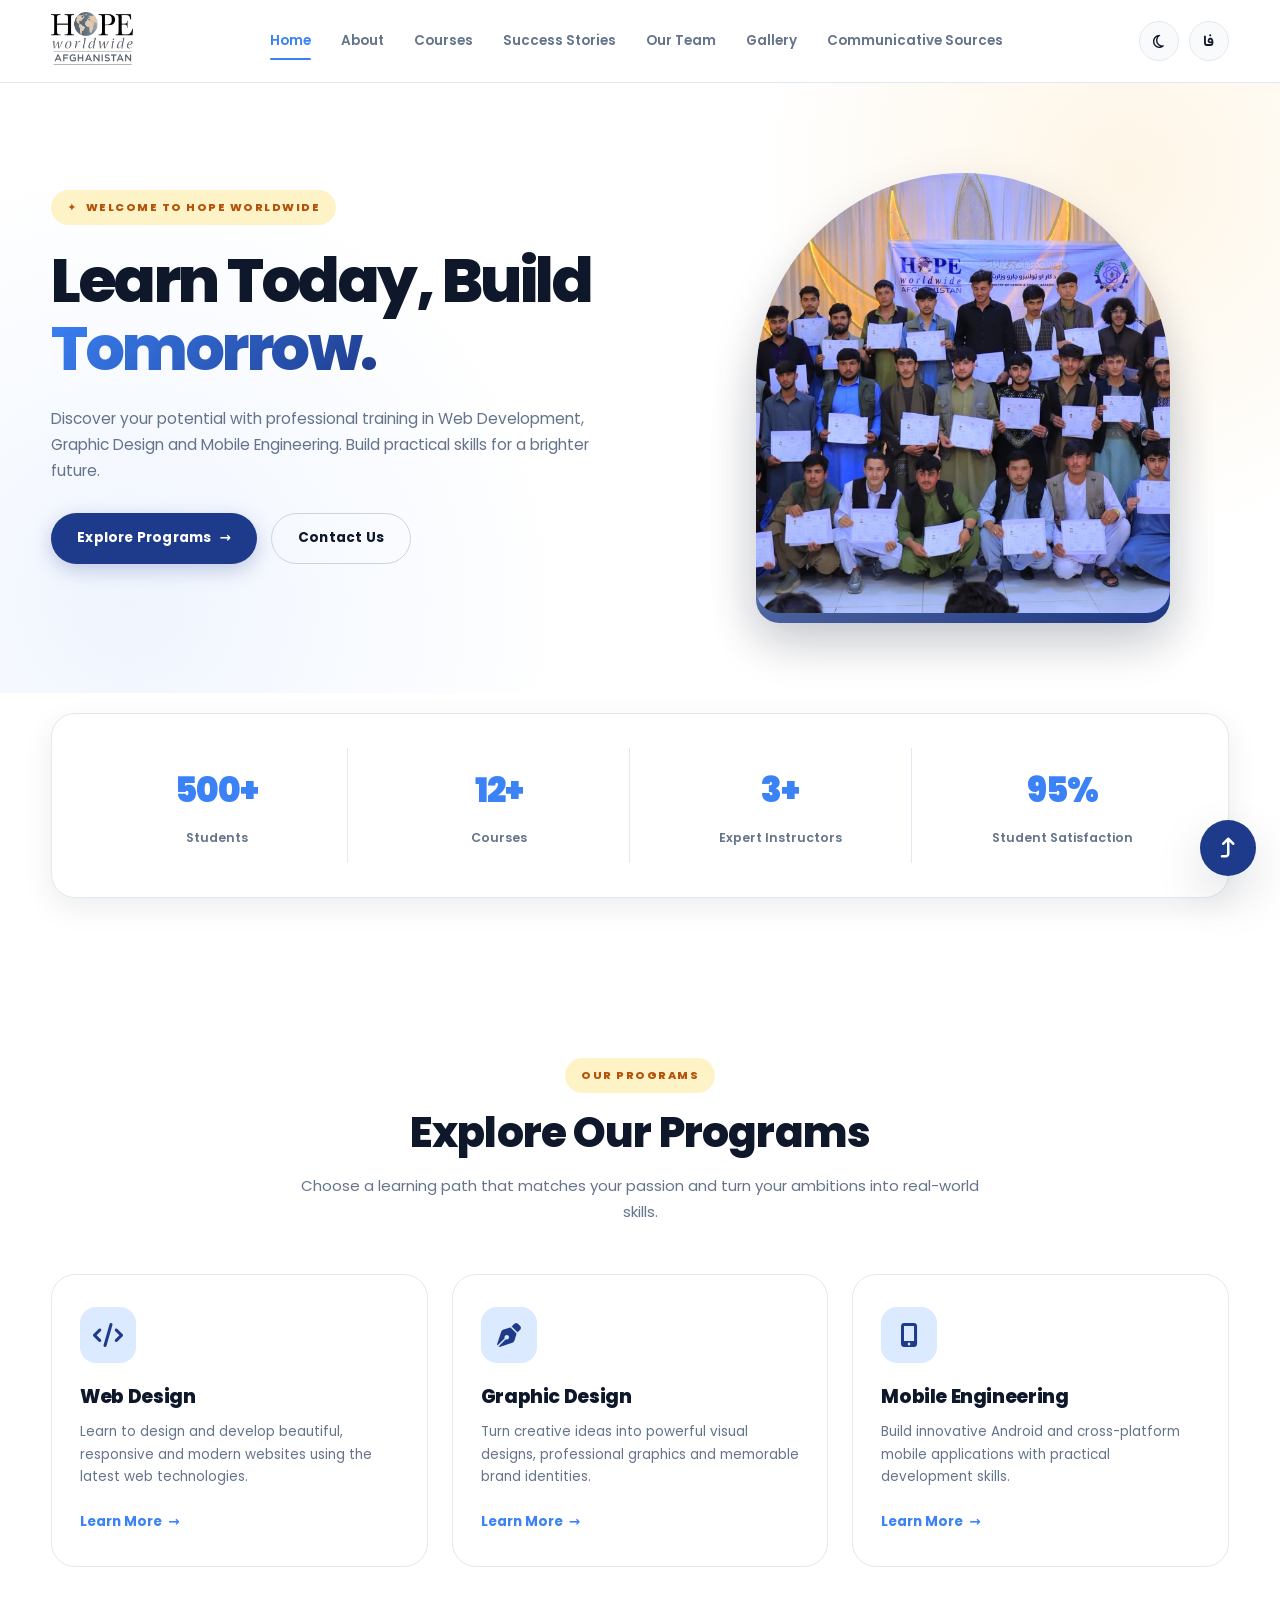
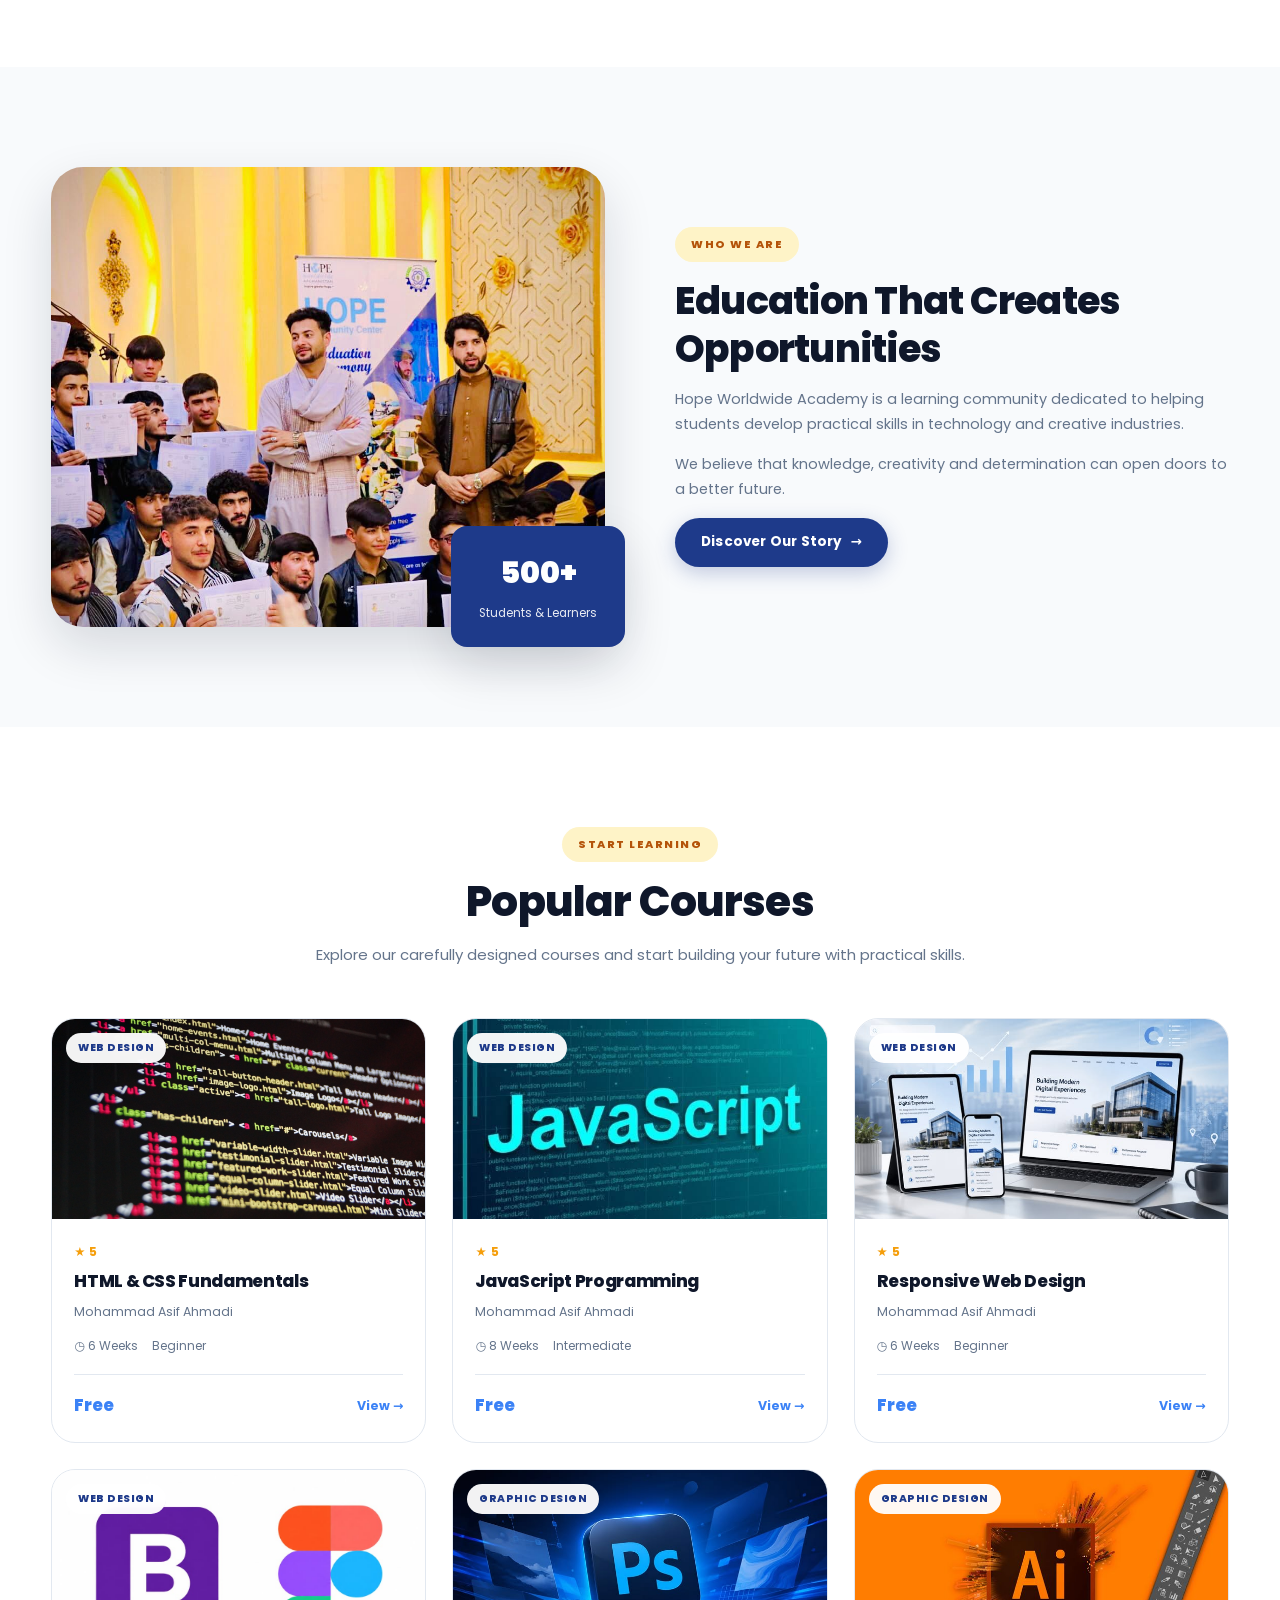
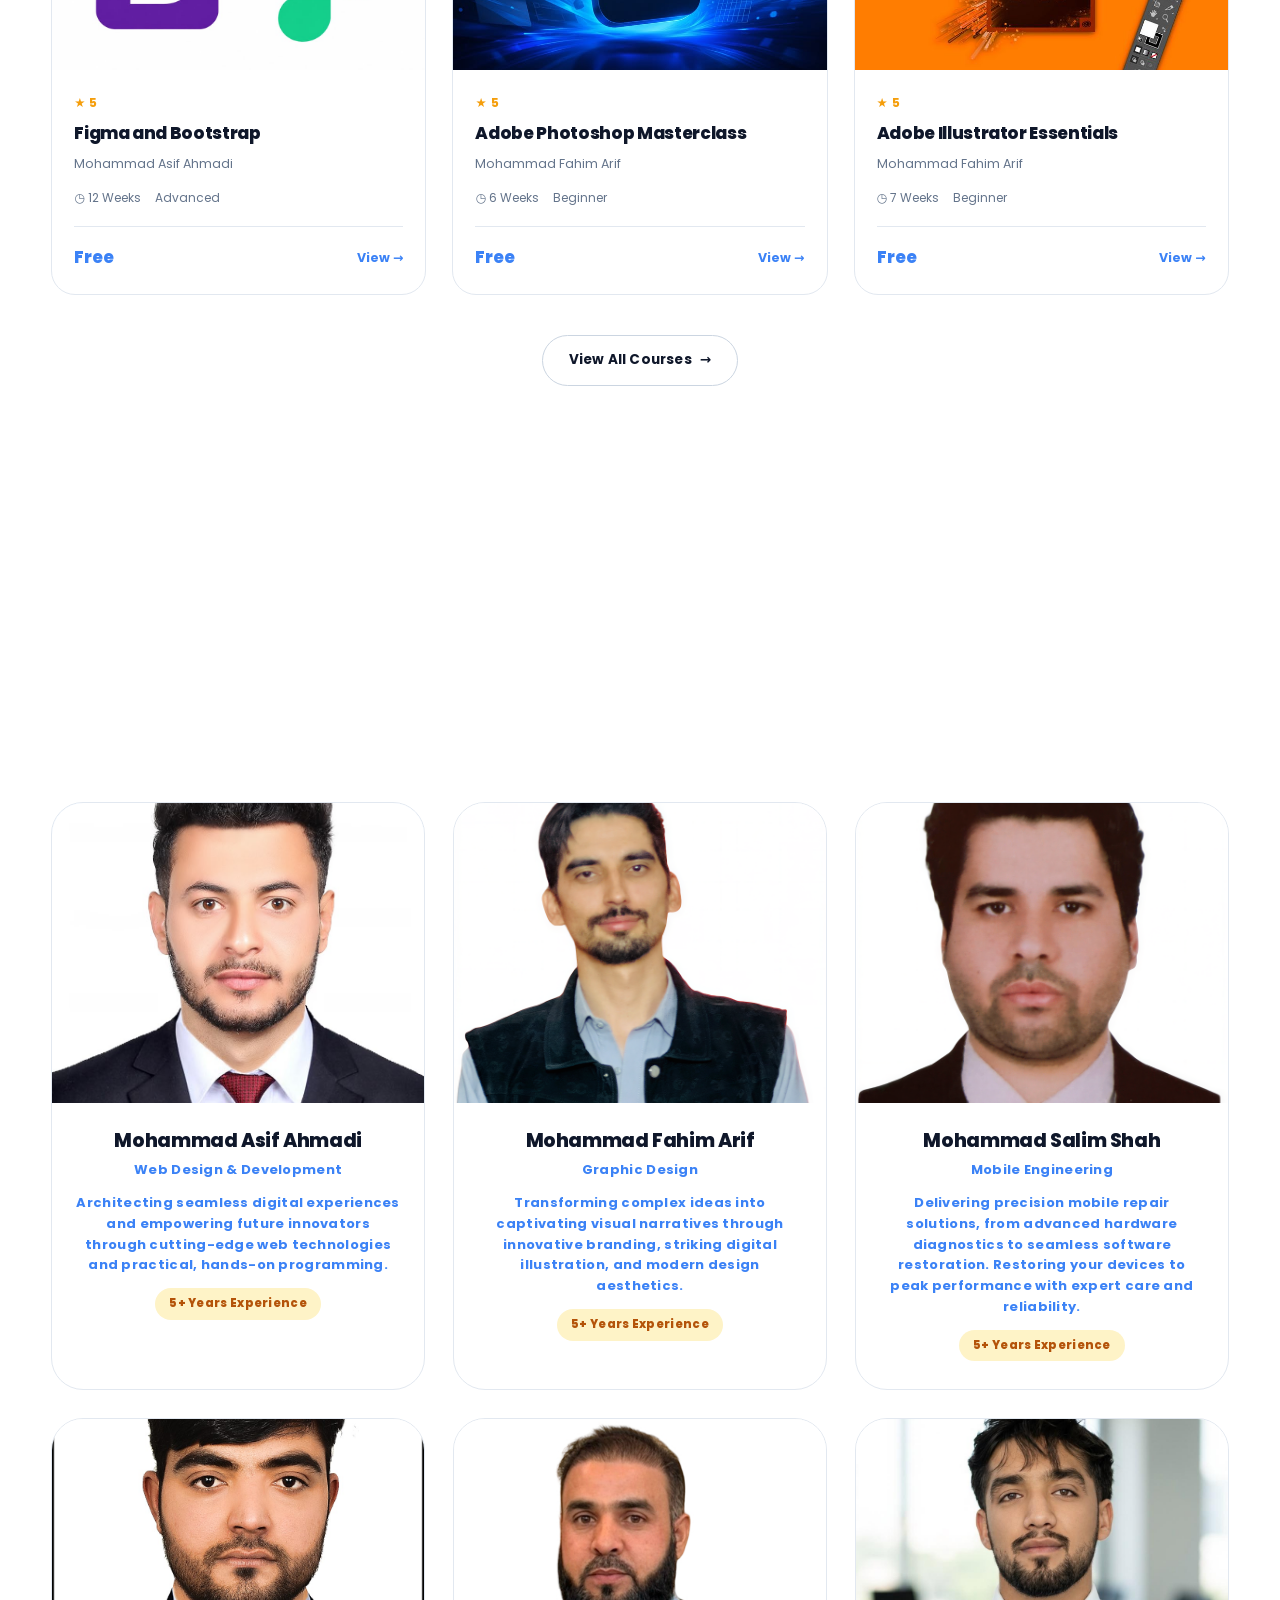
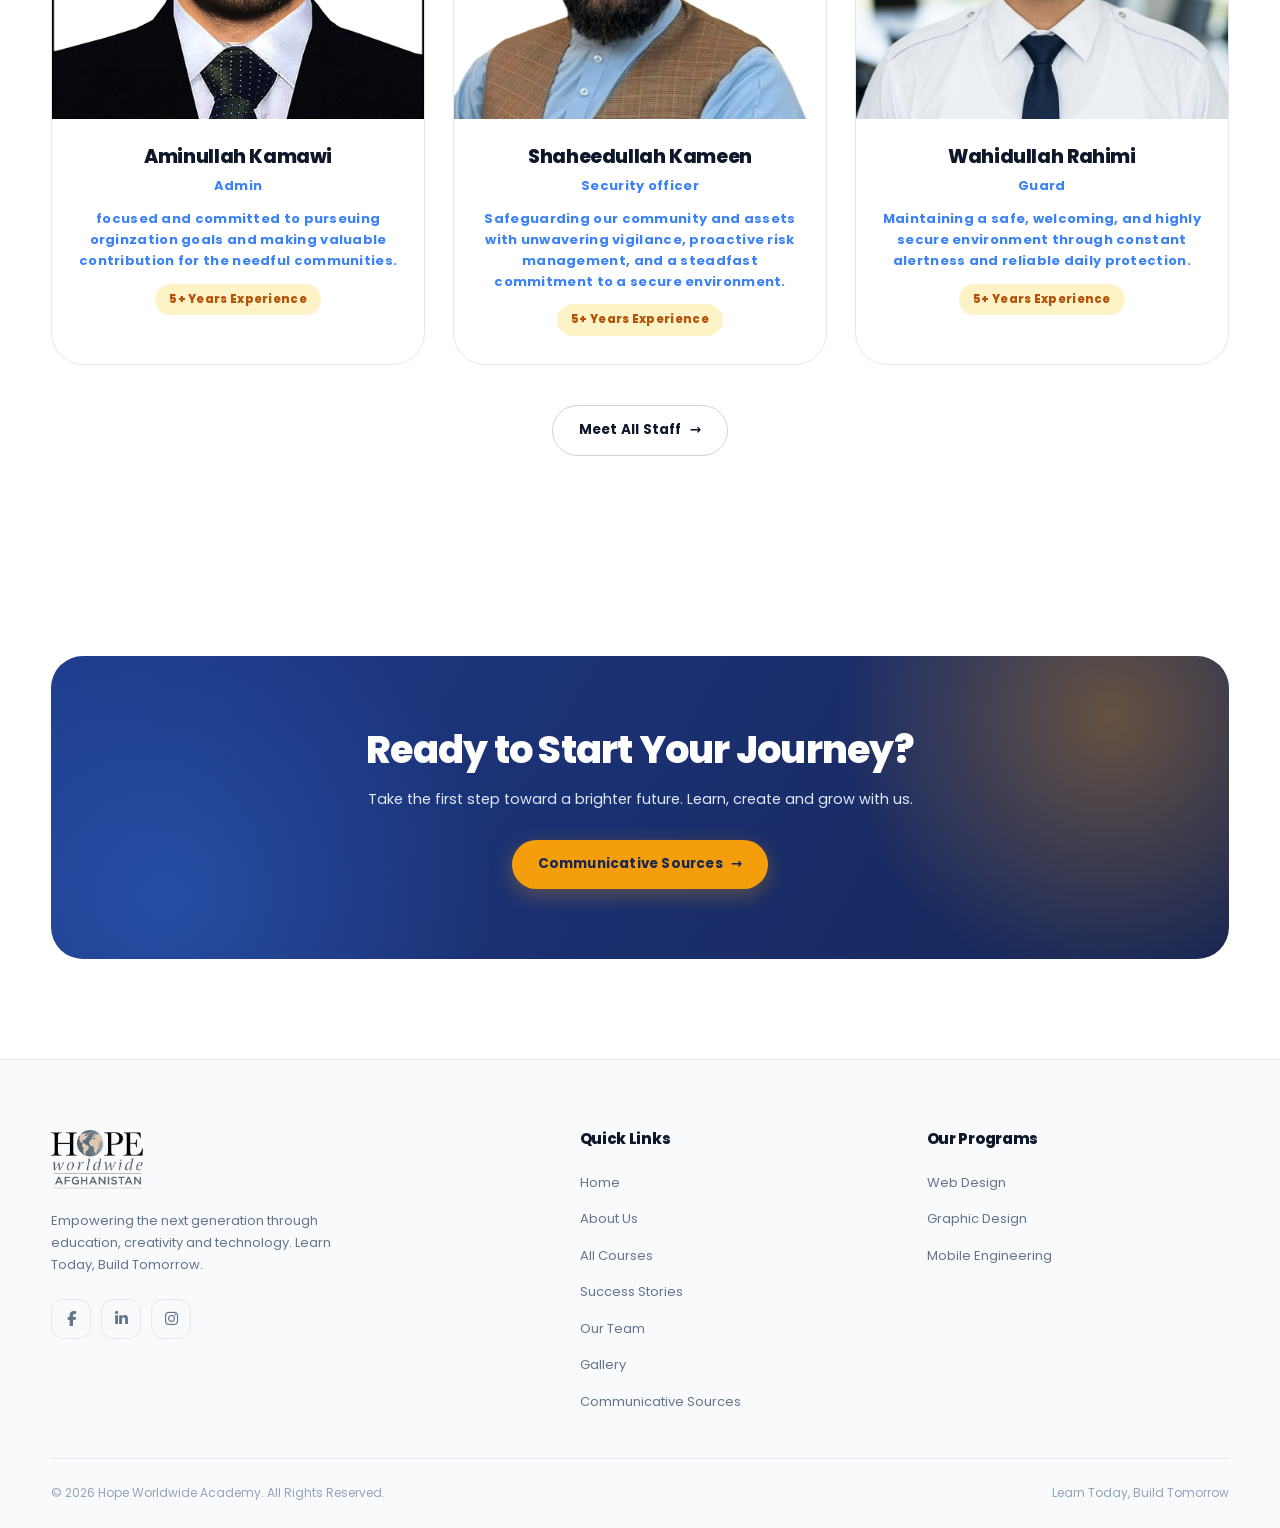
<file: index.html>
<!DOCTYPE html>
<html lang="en" dir="ltr" data-theme="light">
<head>
    <meta charset="UTF-8">
    <meta name="viewport" content="width=device-width, initial-scale=1.0">
    <meta name="description" content="Hope Worldwide Academy - Learn Today, Build Tomorrow. Professional education in Web Design, Graphic Design and Mobile Engineering in Afghanistan.">
    <meta name="keywords" content="Hope Worldwide Academy, Afghanistan Academy, Web Design, Graphic Design, Mobile Engineering, Education">
    <meta name="author" content="Hope Worldwide Academy">
    <meta name="theme-color" content="#1E3A8A">
    <title>Hope Worldwide Afghanistan | Learn Today, Build Tomorrow</title>
    <link rel="stylesheet" href="css/style.css">
    <link rel="website icon" type="png" href="images/Logo_Hope_Worldwide.png">
    <link rel="preconnect" href="https://fonts.googleapis.com">
    <link rel="preconnect" href="https://fonts.gstatic.com" crossorigin>
    <link href="https://fonts.googleapis.com/css2?family=Poppins:wght@400;500;600;700;800;900&family=Vazirmatn:wght@400;500;600;700;800&display=swap" rel="stylesheet">
    <link rel="stylesheet" href="https://cdnjs.cloudflare.com/ajax/libs/font-awesome/6.5.2/css/all.min.css">
</head>
<body>

    <!-- NAVBAR -->
    <header class="site-header">
        <div class="container navbar">

            <a class="logo" href="index.html">
                <img src="images/Logo_Hope_Worldwide-light.png" alt="Hope Worldwide Academy" class="logo-light">
                <img src="images/Logo_Hope_Worldwide-dark.png" alt="Hope Worldwide Academy" class="logo-dark dark">
            </a>

            <nav class="nav-links" id="navLinks">
                <a href="index.html" class="active" data-en="Home" data-dari="صفحه اصلی">Home</a>
                <a href="about.html" data-en="About" data-dari="درباره ما">About</a>
                <a href="courses.html" data-en="Courses" data-dari="کورس‌ها">Courses</a>
                <a href="student Reels.html" data-en="Success Stories" data-dari="داستان های موفقیت">Success Stories</a>
                <a href="instructors.html" data-en="Our Team" data-dari="تیم ما">Our Team</a>
                <a href="Gallery.html" data-en="Gallery" data-dari="گالری">Gallery</a>
                <a href="contact.html" data-en="Communicative Sources" data-dari="منابع ارتباطی">Communicative Sources</a>
            </nav>

            <div class="nav-actions">
                <button class="icon-btn" id="themeToggle" aria-label="Change theme"><i class="fa-regular fa-moon"></i></button>
                <button class="icon-btn" id="langToggle" aria-label="Change language">فا</button>
                <button class="menu-toggle" id="menuToggle" aria-label="Open menu" aria-expanded="false"><i class="fa-solid fa-bars"></i></button>
            </div>

        </div>
    </header>

    <main>

        <!-- HERO -->
        <section id="up" class="hero">
            <div class="container hero-grid">

                <div class="hero-content reveal-left">
                    <span class="eyebrow">
                        <span>✦</span>
                        <span data-en="WELCOME TO HOPE WORLDWIDE" data-dari="به آکادمی امید جهانی خوش آمدید">
                            WELCOME TO HOPE WORLDWIDE
                        </span>
                    </span>

                   <h1>
                        <span data-en="Learn Today, Build" data-dari="امروز بیاموز، فردا">Learn Today, Build</span> 
                        <span class="text-highlight" data-en="Tomorrow." data-dari="بساز.">Tomorrow.</span>
                    </h1>

                    <p class="hero-description"
                       data-en="Discover your potential with professional training in Web Development, Graphic Design and Mobile Engineering. Build practical skills for a brighter future."
                       data-dari="توانایی‌های خود را با آموزش‌های حرفه‌ای در زمینه توسعه وب، طراحی گرافیک و مهندسی موبایل کشف کنید. مهارت‌های عملی برای آینده‌ای روشن بسازید.">
                        Discover your potential with professional training in Web Development, Graphic Design and Mobile Engineering. Build practical skills for a brighter future.
                    </p>

                    <div class="hero-buttons">
                        <a href="courses.html" class="btn btn-primary">
                            <span data-en="Explore Programs" data-dari="مشاهده برنامه‌ها">Explore Programs</span>
                            <span aria-hidden="true" data-en="→" data-dari="←">→</span>
                        </a>
                        <a href="contact.html" class="btn btn-outline">
                            <span data-en="Contact Us" data-dari="تماس با ما">Contact Us</span>
                        </a>
                    </div>
                </div>

                <div class="hero-visual reveal-right">
                    <div class="hero-arch"></div>
                    <img src="images/Gallery/Photo (1).jpeg" alt="Hope Worldwide Academy instructor" class="hero-image" onerror="this.style.opacity='0';">
                </div>

            </div>
        </section>

        <!-- STATS -->
        <section class="stats-section">
            <div class="container">
                <div class="stats-grid reveal">
                    <div class="stat-item">
                        <strong>500+</strong>
                        <span data-en="Students" data-dari="دانشجویان">Students</span>
                    </div>
                    <div class="stat-item">
                        <strong>12+</strong>
                        <span data-en="Courses" data-dari="دوره‌های آموزشی">Courses</span>
                    </div>
                    <div class="stat-item">
                        <strong>3+</strong>
                        <span data-en="Expert Instructors" data-dari="استادان متخصص">Expert Instructors</span>
                    </div>
                    <div class="stat-item">
                        <strong>95%</strong>
                        <span data-en="Student Satisfaction" data-dari="رضایت دانشجویان">Student Satisfaction</span>
                    </div>
                </div>
            </div>
        </section>

        <!-- PROGRAMS -->
        <section class="section" id="programs">
            <div class="container">
                <div class="section-heading center reveal">
                    <span class="eyebrow" data-en="OUR PROGRAMS" data-dari="برنامه‌های آموزشی ما">OUR PROGRAMS</span>
                    <h2 data-en="Explore Our Programs" data-dari="برنامه‌های آموزشی ما">Explore Our Programs</h2>
                    <p data-en="Choose a learning path that matches your passion and turn your ambitions into real-world skills."
                       data-dari="مسیر آموزشی متناسب با علاقه خود را انتخاب کنید و آرزوهای تان را به مهارت‌های واقعی تبدیل نمایید.">
                        Choose a learning path that matches your passion and turn your ambitions into real-world skills.
                    </p>
                </div>

                <div class="program-grid">
                    <article class="program-card reveal">
                        <div class="program-icon"><i class="fa-solid fa-code"></i></div>
                        <h3 data-en="Web Design" data-dari="طراحی وب">Web Design</h3>
                        <p data-en="Learn to design and develop beautiful, responsive and modern websites using the latest web technologies."
                           data-dari="طراحی و توسعه وب‌سایت‌های زیبا، واکنش‌گرا و مدرن را با استفاده از فناوری‌های جدید بیاموزید.">
                            Learn to design and develop beautiful, responsive and modern websites using the latest web technologies.
                        </p>
                        <a href="web-design.html" class="text-link">
                            <span data-en="Learn More" data-dari="بیشتر بدانید">Learn More</span>
                            <span aria-hidden="true" data-en="→" data-dari="←">→</span>
                        </a>
                    </article>

                    <article class="program-card reveal">
                        <div class="program-icon"><i class="fa-solid fa-pen-nib"></i></div>
                        <h3 data-en="Graphic Design" data-dari="طراحی گرافیک">Graphic Design</h3>
                        <p data-en="Turn creative ideas into powerful visual designs, professional graphics and memorable brand identities."
                           data-dari="ایده‌های خلاقانه خود را به طرح‌های گرافیکی حرفه‌ای و هویت‌های بصری ماندگار تبدیل کنید.">
                            Turn creative ideas into powerful visual designs, professional graphics and memorable brand identities.
                        </p>
                        <a href="graphic-design.html" class="text-link">
                            <span data-en="Learn More" data-dari="بیشتر بدانید">Learn More</span>
                            <span aria-hidden="true" data-en="→" data-dari="←">→</span>
                        </a>
                    </article>

                    <article class="program-card reveal">
                        <div class="program-icon"><i class="fa-solid fa-mobile-screen-button"></i></div>
                        <h3 data-en="Mobile Engineering" data-dari="مهندسی موبایل">Mobile Engineering</h3>
                        <p data-en="Build innovative Android and cross-platform mobile applications with practical development skills."
                           data-dari="ساخت اپلیکیشن‌های نوآورانه اندروید و موبایل چندسکویی را با مهارت‌های عملی بیاموزید.">
                            Build innovative Android and cross-platform mobile applications with practical development skills.
                        </p>
                        <a href="mobile-engineering.html" class="text-link">
                            <span data-en="Learn More" data-dari="بیشتر بدانید">Learn More</span>
                            <span aria-hidden="true" data-en="→" data-dari="←">→</span>
                        </a>
                    </article>
                </div>
            </div>
        </section>

        <!-- ABOUT PREVIEW -->
        <section class="section section-soft">
            <div class="container about-grid">
                <div class="about-image-wrap reveal-left">
                    <img src="images/Gallery/Photo (27).jpeg" alt="Students learning at Hope Worldwide Academy" class="about-image" loading="lazy">
                    <div class="about-experience">
                        <strong>500+</strong>
                        <span data-en="Students & Learners" data-dari="دانش‌آموزان و دانشجویان">Students & Learners</span>
                    </div>
                </div>

                <div class="about-content reveal-right">
                    <span class="eyebrow" data-en="WHO WE ARE" data-dari="ما کی هستیم">WHO WE ARE</span>
                    <h2 data-en="Education That Creates Opportunities" data-dari="آموزشی که فرصت‌ها را ایجاد می‌کند">
                        Education That Creates Opportunities
                    </h2>
                    <p data-en="Hope Worldwide Academy is a learning community dedicated to helping students develop practical skills in technology and creative industries."
                       data-dari="آکادمی امید جهانی یک جامعه آموزشی است که به دانشجویان کمک می‌کند مهارت‌های عملی در زمینه فناوری و صنایع خلاق کسب کنند.">
                        Hope Worldwide Academy is a learning community dedicated to helping students develop practical skills in technology and creative industries.
                    </p>
                    <p data-en="We believe that knowledge, creativity and determination can open doors to a better future."
                       data-dari="ما باور داریم که دانش، خلاقیت و اراده می‌تواند دروازه‌های آینده‌ای بهتر را باز کند.">
                        We believe that knowledge, creativity and determination can open doors to a better future.
                    </p>
                    <a href="about.html" class="btn btn-primary">
                        <span data-en="Discover Our Story" data-dari="داستان ما را بشناسید">Discover Our Story</span>
                        <span aria-hidden="true" data-en="→" data-dari="←">→</span>
                    </a>
                </div>
            </div>
        </section>

        <!-- POPULAR COURSES -->
        <section class="section" id="popular-courses">
            <div class="container">
                <div class="section-heading center reveal">
                    <span class="eyebrow" data-en="START LEARNING" data-dari="یادگیری را آغاز کنید">START LEARNING</span>
                    <h2 data-en="Popular Courses" data-dari="دوره‌های محبوب">Popular Courses</h2>
                    <p data-en="Explore our carefully designed courses and start building your future with practical skills."
                       data-dari="دوره‌های آموزشی ما را بررسی کنید و ساختن آینده خود را با مهارت‌های عملی آغاز نمایید.">
                        Explore our carefully designed courses and start building your future with practical skills.
                    </p>
                </div>

                <div class="course-grid" id="popularCourses"></div>

                <div class="text-center mt-40">
                    <a href="courses.html" class="btn btn-outline">
                        <span data-en="View All Courses" data-dari="مشاهده تمام دوره‌ها">View All Courses</span>
                        <span aria-hidden="true" data-en="→" data-dari="←">→</span>
                    </a>
                </div>
            </div>
        </section>

        <!-- INSTRUCTORS PREVIEW -->
        <section class="section">
            <div class="container">
                <div class="section-heading center reveal">
                    <span class="eyebrow" data-en="OUR TEAM" data-dari="تیم ما">OUR TEAM</span>
                    <h2 data-en="Meet Our Team " data-dari="با تیم ما آشنا شوید">Meet Our Team</h2>
                    <p data-en="Learn from dedicated professionals who bring practical knowledge and real-world experience into the classroom."
                       data-dari="از متخصصان متعهدی بیاموزید که دانش عملی و تجربه واقعی خود را در صنف‌های آموزشی شریک می‌سازند.">
                        Learn from dedicated professionals who bring practical knowledge and real-world experience into the classroom.
                    </p>
                </div>

                <div class="instructor-grid" id="homeInstructors"></div>

                <div class="text-center mt-40">
                    <a href="instructors.html" class="btn btn-outline">
                        <span data-en="Meet All Staff" data-dari="مشاهده تمام کارمندان">Meet All Instructors</span>
                        <span aria-hidden="true" data-en="→" data-dari="←">→</span>
                    </a>
                </div>
            </div>
        </section>

        <!-- CTA -->
        <section class="section">
            <div class="container">
                <div class="cta-banner reveal">
                    <h2 data-en="Ready to Start Your Journey?" data-dari="آماده‌اید سفر آموزشی خود را آغاز کنید؟">
                        Ready to Start Your Journey?
                    </h2>
                    <p data-en="Take the first step toward a brighter future. Learn, create and grow with us."
                       data-dari="اولین قدم را به سوی آینده‌ای روشن بردارید. با ما بیاموزید، خلق کنید و پیشرفت نمایید.">
                        Take the first step toward a brighter future. Learn, create and grow with us.
                    </p>
                    <a href="contact.html" class="btn btn-accent">
                        <span data-en="Communicative Sources" data-dari="منابع ارتباطی">Communicative Sources</span>
                        <span aria-hidden="true" data-en="→" data-dari="←">→</span>
                    </a>
                </div>
            </div>
        </section>

    </main>

    <!-- FOOTER -->
    <footer class="site-footer">
  <div class="container">
    <div class="footer-grid">
      <div class="footer-brand">

          <a class="logo" href="index.html">
              <img src="images/Logo_Hope_Worldwide-light.png" alt="Hope Worldwide Academy" class="logo-light">
              <img src="images/Logo_Hope_Worldwide-dark.png" alt="Hope Worldwide Academy" class="logo-dark">
          </a>

        <p data-en="Empowering the next generation through education, creativity and technology. Learn Today, Build Tomorrow."
           data-dari="توانمندسازی نسل آینده از طریق آموزش، خلاقیت و فناوری. امروز بیاموز، فردا بساز.">
          Empowering the next generation through education, creativity and technology. Learn Today, Build Tomorrow.
        </p>
        <div class="social-links">
          <a href="#" aria-label="Facebook"><i class="fa-brands fa-facebook-f"></i></a>
          <a href="#" aria-label="LinkedIn"><i class="fa-brands fa-linkedin-in"></i></a>
          <a href="#" aria-label="Instagram"><i class="fa-brands fa-instagram"></i></a>
        </div>
      </div>
      <div class="footer-column">
        <h3 data-en="Quick Links" data-dari="لینک‌های سریع">Quick Links</h3>
        <ul>
          <li><a href="index.html" data-en="Home" data-dari="خانه">Home</a></li>
          <li><a href="about.html" data-en="About Us" data-dari="درباره ما">About Us</a></li>
          <li><a href="courses.html" data-en="All Courses" data-dari="تمام دوره‌ها">All Courses</a></li>
          <li><a href="student Reels.html" data-en="Success Stories" data-dari="داستان های موفقیت">Success Stories</a></li>
          <li><a href="instructors.html" data-en="Our Team" data-dari="تیم ما">Our Team</a></li>
          <li><a href="Gallery.html" data-en="Gallery" data-dari="گالری"></a></li>
          <li><a href="contact.html" data-en="Communicative Sources" data-dari="منابع ارتباطی">Communicative Sources</a></li>
        </ul>
      </div>
      <div class="footer-column">
        <h3 data-en="Our Programs" data-dari="برنامه‌های آموزشی">Our Programs</h3>
        <ul>
          <li><a href="web-design.html" data-en="Web Design" data-dari="طراحی وب">Web Design</a></li>
          <li><a href="graphic-design.html" data-en="Graphic Design" data-dari="طراحی گرافیک">Graphic Design</a></li>
          <li><a href="mobile-engineering.html" data-en="Mobile Engineering" data-dari="مهندسی موبایل">Mobile Engineering</a></li>
        </ul>
      </div>
    </div>
    <div class="footer-bottom">
      <p>© <span id="currentYear">2026</span> Hope Worldwide Academy. <span data-en="All Rights Reserved." data-dari="تمام حقوق محفوظ است.">All Rights Reserved.</span></p>
      <p data-en="Learn Today, Build Tomorrow" data-dari="امروز بیاموز، فردا بساز">Learn Today, Build Tomorrow</p>
    </div>
  </div>
</footer>

    <!-- UP BUTTON -->
    <div class="support-widget">
        <a href="#up" aria-label="Back to top">
            <button class="support-toggle" aria-label="Back to top"><i class="fa-solid fa-arrow-turn-up"></i></button>
        </a>
    </div>

    <script src="js/data.js"></script>
    <script src="js/main.js"></script>
</body>
</html>
</file>
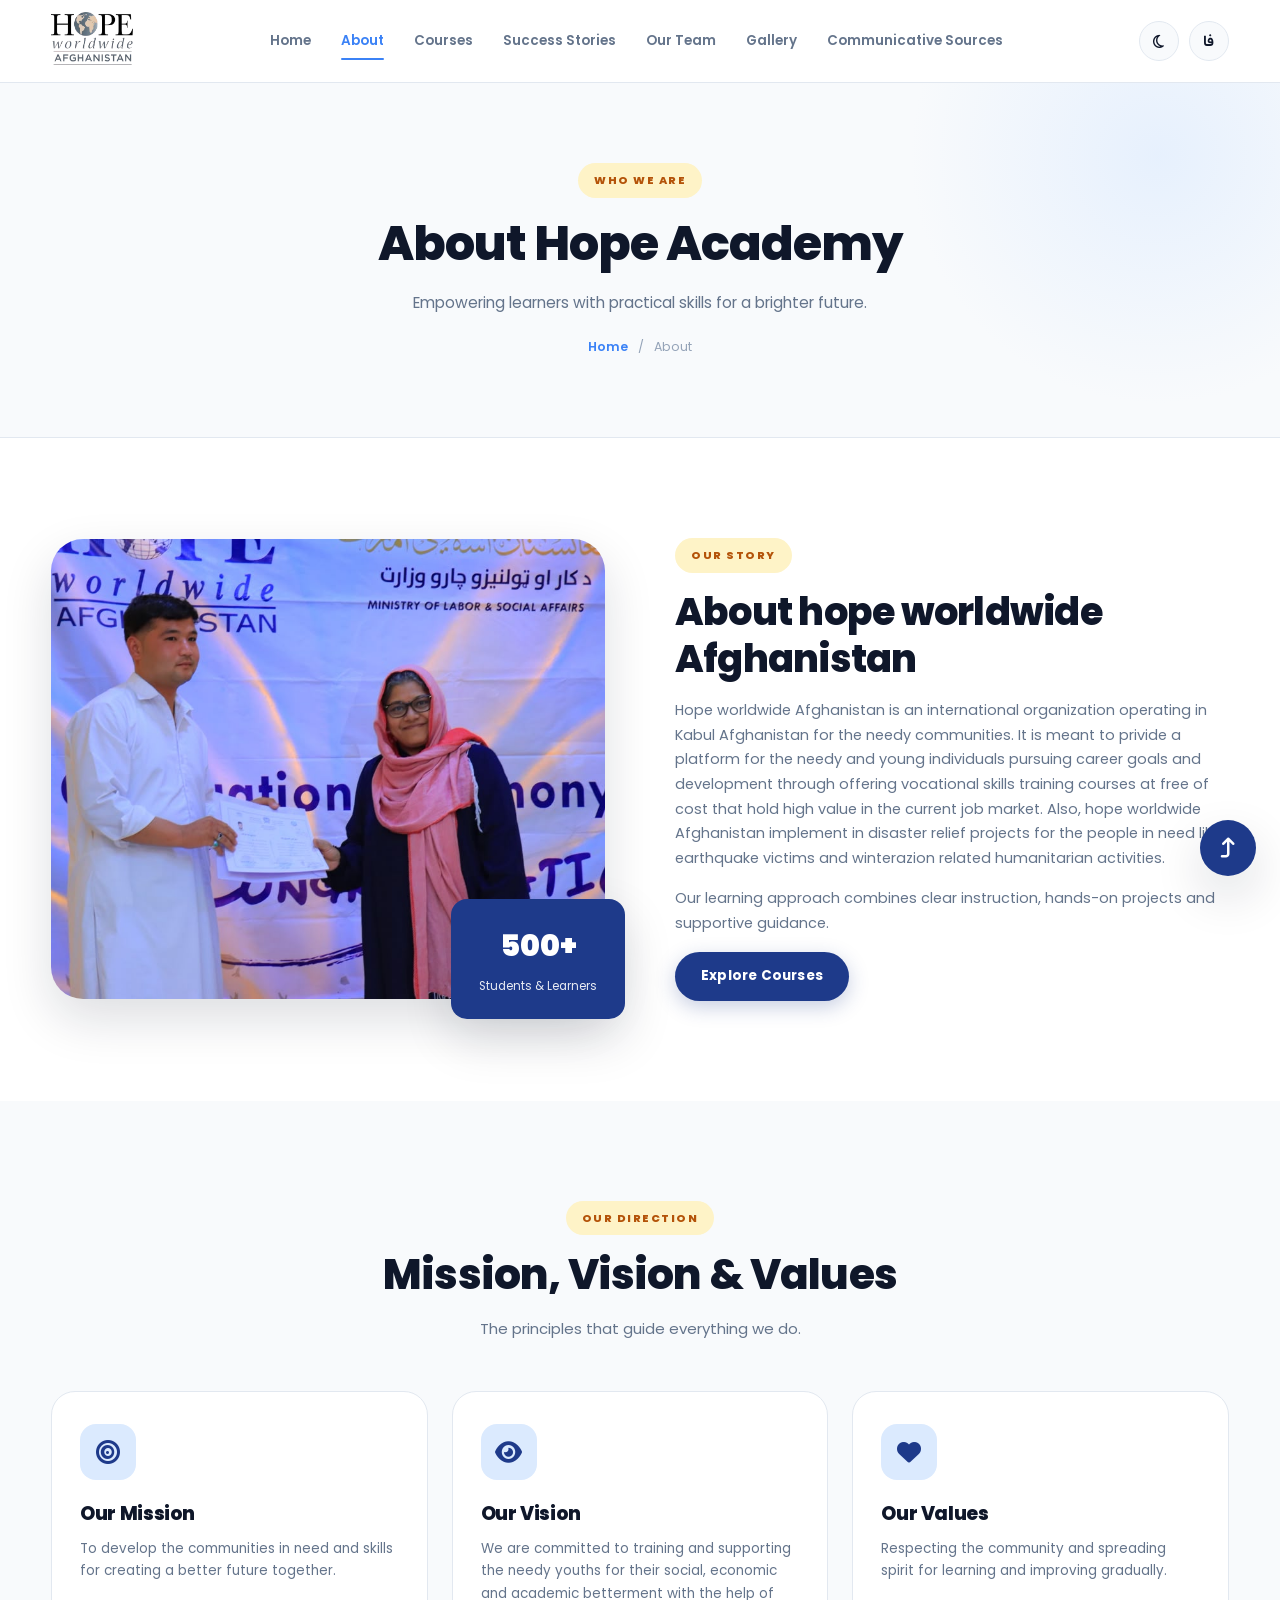
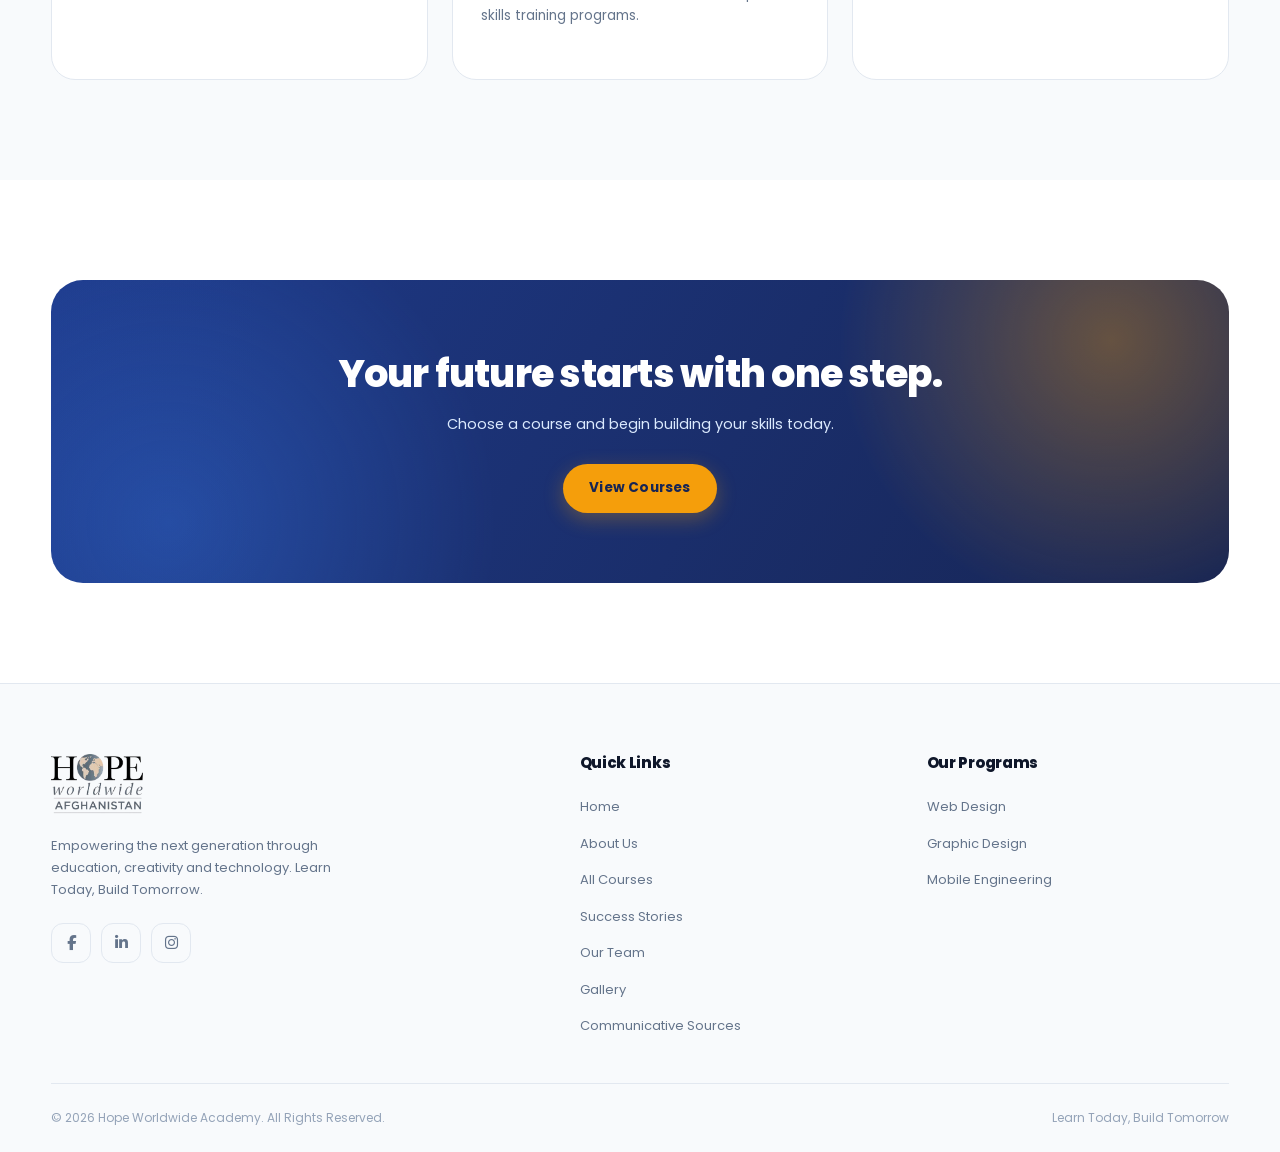
<file: about.html>
<!DOCTYPE html>
<html lang="en" dir="ltr" data-theme="light">
<head>
  <meta charset="UTF-8">
  <meta name="viewport" content="width=device-width, initial-scale=1.0">
  <meta name="description" content="Learn about Hope Worldwide Academy, our mission, vision and commitment to practical technology education.">
  <title>About Us | Hope Worldwide Academy</title>
  <link rel="stylesheet" href="css/style.css">
    <link rel="website icon" type="png" href="images/Logo_Hope_Worldwide.png">
  <link rel="preconnect" href="https://fonts.googleapis.com">
  <link rel="preconnect" href="https://fonts.gstatic.com" crossorigin>
  <link href="https://fonts.googleapis.com/css2?family=Poppins:wght@400;500;600;700;800;900&family=Vazirmatn:wght@400;500;600;700;800&display=swap" rel="stylesheet">
  <link rel="stylesheet" href="https://cdnjs.cloudflare.com/ajax/libs/font-awesome/6.5.2/css/all.min.css">
</head>
<body>

  <header class="site-header">
    <div class="container navbar">
      <a class="logo" href="index.html">
        <img src="images/Logo_Hope_Worldwide-light.png" alt="Hope Worldwide Academy" class="logo-light">
        <img src="images/Logo_Hope_Worldwide-dark.png" alt="Hope Worldwide Academy" class="logo-dark">
      </a>

      <nav class="nav-links" id="navLinks">
        <a href="index.html" data-en="Home" data-dari="صفحه اصلی">Home</a>
        <a href="about.html" class="active" data-en="About" data-dari="درباره ما">About</a>
        <a href="courses.html" data-en="Courses" data-dari="کورس‌ها">Courses</a>
        <a href="student Reels.html" data-en="Success Stories" data-dari="داستان های موفقیت">Success Stories</a>
        <a href="instructors.html" data-en="Our Team" data-dari="تیم ما">Our Team</a>
        <a href="Gallery.html" data-en="Gallery" data-dari="گالری">Gallery</a>
        <a href="contact.html" data-en="Communicative Sources" data-dari="منابع ارتباطی">Communicative Sources</a>
      </nav>

      <div class="nav-actions">
        <button class="icon-btn" id="themeToggle" aria-label="Change theme"><i class="fa-regular fa-moon"></i></button>
        <button class="icon-btn" id="langToggle" aria-label="Change language">فا</button>
        <button class="menu-toggle" id="menuToggle" aria-label="Open menu" aria-expanded="false"><i class="fa-solid fa-bars"></i></button>
      </div>
    </div>
  </header>

<main>
  <section id="up" class="page-hero">
    <div class="container">
      <span class="section-label" data-en="Who We Are" data-dari="ما کی هستیم">Who We Are</span>
      <h1 data-en="About Hope Academy" data-dari="درباره آکادمی امید">About Hope Academy</h1>
      <p data-en="Empowering learners with practical skills for a brighter future." data-dari="توانمندسازی شاگردان با مهارت‌های عملی برای آینده‌ای روشن‌تر.">
        Empowering learners with practical skills for a brighter future.
      </p>
      <div class="breadcrumb">
        <a href="index.html" data-en="Home" data-dari="خانه">Home</a><span>/</span><span data-en="About" data-dari="درباره">About</span>
      </div>
    </div>
  </section>

  <section class="section">
    <div class="container about-grid">
      <div class="about-image-wrap reveal-left">
        <img src="images/Gallery/Photo (28).jpeg" alt="Students learning at Hope Worldwide Academy" class="about-image">
        <div class="about-experience">
          <strong>500+</strong>
          <span data-en="Students & Learners" data-dari="دانش‌آموزان و دانشجویان">Students & Learners</span>
        </div>
      </div>
      <div class="about-content reveal-right">
        <span class="section-label" data-en="Our Story" data-dari="داستان ما">Our Story</span>
        <h2 data-en="About hope worldwide Afghanistan" data-dari="درباره هوپ ولدوید افغانستان">About hope worldwide Afghanistan</h2>
        <p data-en="Hope worldwide Afghanistan is an international organization operating in Kabul Afghanistan for the needy communities. It is meant to privide a platform for the needy and young individuals pursuing career goals and development through offering vocational skills training courses at free of cost that hold high value in the current job market. Also, hope worldwide Afghanistan implement in disaster relief projects for the people in need like earthquake victims and winterazion related humanitarian activities."
           data-dari="هوپ ولدوید افغانستان یک سازمان بین‌المللی است که در کابل، افغانستان، برای جوامع نیازمند فعالیت می‌کند. هدف آن فراهم کردن بستری برای افراد نیازمند و جوانانی است که به دنبال اهداف شغلی و پیشرفت هستند؛ این کار از طریق ارائه دوره‌های آموزش مهارت‌های حرفه‌ای به‌صورت رایگان انجام می‌شود؛ دوره‌هایی که در بازار کار کنونی ارزش بالایی دارند.">
          Hope worldwide Afghanistan is an international organization operating in Kabul Afghanistan for the needy communities. It is meant to privide a platform for the needy and young individuals pursuing career goals and development through offering vocational skills training courses at free of cost that hold high value in the current job market. 
          Also, hope worldwide Afghanistan implement in disaster relief projects for the people in need like earthquake victims and winterazion related humanitarian activities.
        </p>
        <p data-en="Our learning approach combines clear instruction, hands-on projects and supportive guidance."
           data-dari="روش آموزشی ما آموزش روشن، پروژه‌های عملی و راهنمایی پیوسته را با هم ترکیب می‌کند.">
          Our learning approach combines clear instruction, hands-on projects and supportive guidance.
        </p>
        <a href="courses.html" class="btn btn-primary" data-en="Explore Courses" data-dari="دیدن کورس‌ها">Explore Courses</a>
      </div>
    </div>
  </section>

  <section class="section section-soft">
    <div class="container">
      <div class="section-heading center">
        <span class="section-label" data-en="Our Direction" data-dari="مسیر ما">Our Direction</span>
        <h2 data-en="Mission, Vision & Values" data-dari="ماموریت، چشم‌انداز و ارزش‌ها">Mission, Vision & Values</h2>
        <p data-en="The principles that guide everything we do." data-dari="اصولی که تمام فعالیت‌های ما را رهبری می‌کنند.">The principles that guide everything we do.</p>
      </div>
      <div class="program-grid">
        <article class="program-card reveal">
          <div class="program-icon"><i class="fa-solid fa-bullseye"></i></div>
          <h3 data-en="Our Mission" data-dari="ماموریت ما">Our Mission</h3>
          <p data-en="To develop the communities in need and skills for creating a better future together."
             data-dari="برای توسعه جوامع نیازمند و مهارت‌آموزی، تا با هم آینده‌ای بهتر بسازیم">
            To develop the communities in need and skills for creating a better future together.
          </p>
        </article>

        <article class="program-card reveal">
          <div class="program-icon"><i class="fa-solid fa-eye"></i></div>
          <h3 data-en="Our Vision" data-dari="چشم‌انداز ما">Our Vision</h3>
          <p data-en="We are committed to training and supporting the needy youths for their social, economic and academic betterment with the help of skills training programs."
             data-dari="ما متعهد به آموزش و حمایت از جوانان نیازمند هستیم تا با کمک برنامه‌های مهارت‌آموزی، وضعیت اجتماعی، اقتصادی و تحصیلی آنان را بهبود بخشیم.">
            We are committed to training and supporting the needy youths for their social, economic and academic betterment with the help of skills training programs.
          </p>
        </article>

        <article class="program-card reveal">
          <div class="program-icon"><i class="fa-solid fa-heart"></i></div>
          <h3 data-en="Our Values" data-dari="ارزش‌های ما">Our Values</h3>
          <p data-en="Respecting the community and spreading spirit for learning and improving gradually."
             data-dari="احترام به جامعه و ترویج روحیه یادگیری و پیشرفت تدریجی">
            Respecting the community and spreading spirit for learning and improving gradually.
          </p>
        </article>
      </div>
    </div>
  </section>

  <section class="section">
    <div class="container">
      <div class="cta-banner reveal">
        <h2 data-en="Your future starts with one step." data-dari="آینده شما با یک قدم آغاز می‌شود.">Your future starts with one step.</h2>
        <p data-en="Choose a course and begin building your skills today." data-dari="یک کورس انتخاب کنید و امروز ساختن مهارت‌های خود را آغاز کنید.">
          Choose a course and begin building your skills today.
        </p>
        <a href="courses.html" class="btn btn-accent" data-en="View Courses" data-dari="مشاهده کورس‌ها">View Courses</a>
      </div>
    </div>
  </section>
</main>

<footer class="site-footer">
  <div class="container">
    <div class="footer-grid">
      <div class="footer-brand">

          <a class="logo" href="index.html">
              <img src="images/Logo_Hope_Worldwide-light.png" alt="Hope Worldwide Academy" class="logo-light">
              <img src="images/Logo_Hope_Worldwide-dark.png" alt="Hope Worldwide Academy" class="logo-dark">
          </a>

        <p data-en="Empowering the next generation through education, creativity and technology. Learn Today, Build Tomorrow."
           data-dari="توانمندسازی نسل آینده از طریق آموزش، خلاقیت و فناوری. امروز بیاموز، فردا بساز.">
          Empowering the next generation through education, creativity and technology. Learn Today, Build Tomorrow.
        </p>
        <div class="social-links">
          <a href="#" aria-label="Facebook"><i class="fa-brands fa-facebook-f"></i></a>
          <a href="#" aria-label="LinkedIn"><i class="fa-brands fa-linkedin-in"></i></a>
          <a href="#" aria-label="Instagram"><i class="fa-brands fa-instagram"></i></a>
        </div>
      </div>
      <div class="footer-column">
        <h3 data-en="Quick Links" data-dari="لینک‌های سریع">Quick Links</h3>
        <ul>
          <li><a href="index.html" data-en="Home" data-dari="خانه">Home</a></li>
          <li><a href="about.html" data-en="About Us" data-dari="درباره ما">About Us</a></li>
          <li><a href="courses.html" data-en="All Courses" data-dari="تمام دوره‌ها">All Courses</a></li>
          <li><a href="student Reels.html" data-en="Success Stories" data-dari="داستان های موفقیت">Success Stories</a></li>
          <li><a href="instructors.html" data-en="Our Team" data-dari="تیم ما">Our Team</a></li>
          <li><a href="Gallery.html" data-en="Gallery" data-dari="گالری"></a></li>
          <li><a href="contact.html" data-en="Communicative Sources" data-dari="منابع ارتباطی">Communicative Sources</a></li>
        </ul>
      </div>
      <div class="footer-column">
        <h3 data-en="Our Programs" data-dari="برنامه‌های آموزشی">Our Programs</h3>
        <ul>
          <li><a href="web-design.html" data-en="Web Design" data-dari="طراحی وب">Web Design</a></li>
          <li><a href="graphic-design.html" data-en="Graphic Design" data-dari="طراحی گرافیک">Graphic Design</a></li>
          <li><a href="mobile-engineering.html" data-en="Mobile Engineering" data-dari="مهندسی موبایل">Mobile Engineering</a></li>
        </ul>
      </div>
    </div>
    <div class="footer-bottom">
      <p>© <span id="currentYear">2026</span> Hope Worldwide Academy. <span data-en="All Rights Reserved." data-dari="تمام حقوق محفوظ است.">All Rights Reserved.</span></p>
      <p data-en="Learn Today, Build Tomorrow" data-dari="امروز بیاموز، فردا بساز">Learn Today, Build Tomorrow</p>
    </div>
  </div>
</footer>

<div class="support-widget">
  <a href="#up" aria-label="Back to top"><button class="support-toggle" aria-label="Back to top"><i class="fa-solid fa-arrow-turn-up"></i></button></a>
</div>

<script src="js/data.js"></script>
<script src="js/main.js"></script>
</body>
</html>
</file>
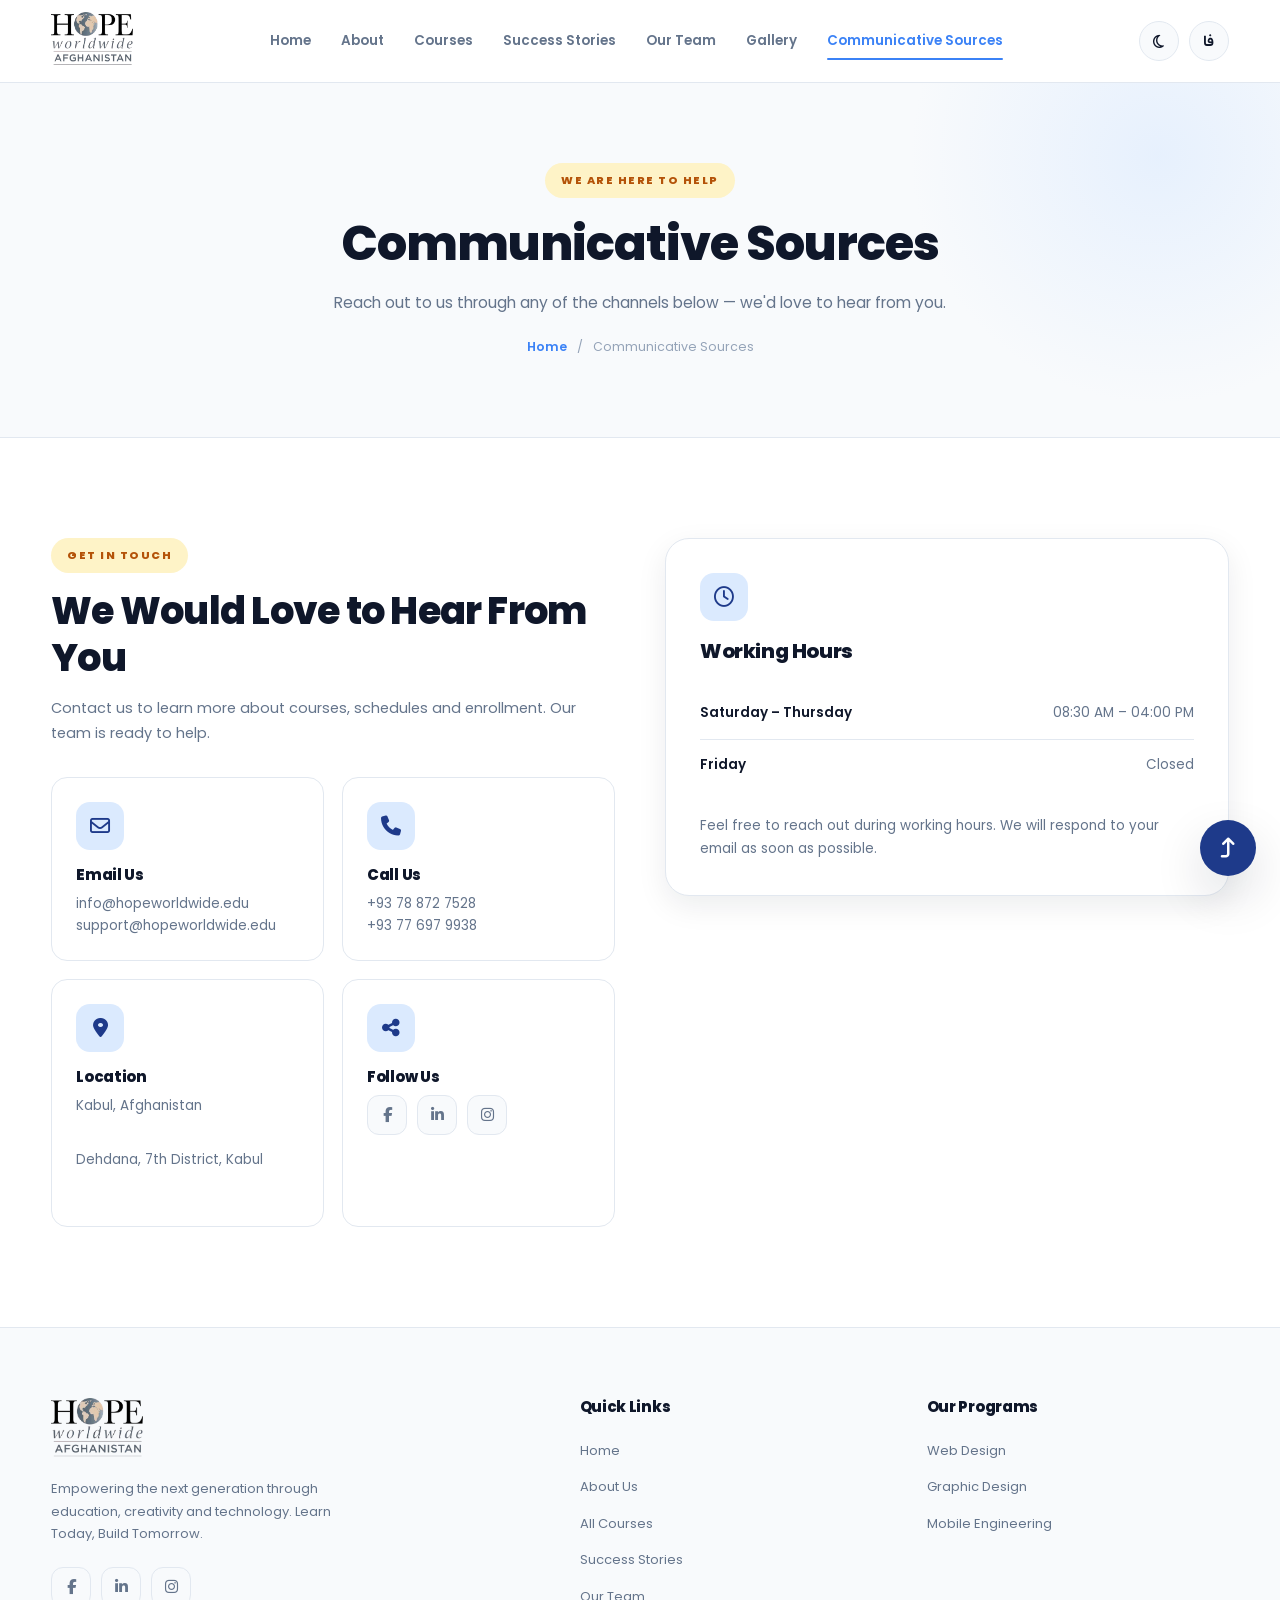
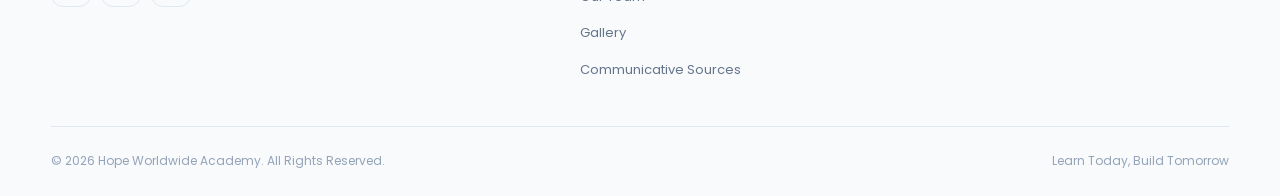
<file: contact.html>
<!DOCTYPE html>
<html lang="en" dir="ltr" data-theme="light">
<head>
  <meta charset="UTF-8">
  <meta name="viewport" content="width=device-width, initial-scale=1.0">
  <meta name="description" content="Contact Hope Worldwide Academy - Emails, phone numbers, location and working hours.">
  <title>Communicative Sources | Hope Worldwide Academy</title>
  <link rel="stylesheet" href="css/style.css">
    <link rel="website icon" type="png" href="images/Logo_Hope_Worldwide.png">
  <link rel="preconnect" href="https://fonts.googleapis.com">
  <link rel="preconnect" href="https://fonts.gstatic.com" crossorigin>
  <link href="https://fonts.googleapis.com/css2?family=Poppins:wght@400;500;600;700;800;900&family=Vazirmatn:wght@400;500;600;700;800&display=swap" rel="stylesheet">
  <link rel="stylesheet" href="https://cdnjs.cloudflare.com/ajax/libs/font-awesome/6.5.2/css/all.min.css">
</head>
<body>

  <header class="site-header">
    <div class="container navbar">

      <a class="logo" href="index.html">
          <img src="images/Logo_Hope_Worldwide-light.png" alt="Hope Worldwide Academy" class="logo-light">
          <img src="images/Logo_Hope_Worldwide-dark.png" alt="Hope Worldwide Academy" class="logo-dark">
      </a>

      <nav class="nav-links" id="navLinks">
        <a href="index.html" data-en="Home" data-dari="صفحه اصلی">Home</a>
        <a href="about.html" data-en="About" data-dari="درباره ما">About</a>
        <a href="courses.html" data-en="Courses" data-dari="کورس‌ها">Courses</a>
        <a href="student Reels.html" data-en="Success Stories" data-dari="داستان های موفقیت">Success Stories</a>
        <a href="instructors.html" data-en="Our Team" data-dari="تیم ما">Our Team</a>
        <a href="Gallery.html" data-en="Gallery" data-dari="گالری">Gallery</a>
        <a href="contact.html" class="active" data-en="Communicative Sources" data-dari="منابع ارتباطی">Communicative Sources</a>
      </nav>
      <div class="nav-actions">
        <button class="icon-btn" id="themeToggle" aria-label="Change theme"><i class="fa-regular fa-moon"></i></button>
        <button class="icon-btn" id="langToggle" aria-label="Change language">فا</button>
        <button class="menu-toggle" id="menuToggle" aria-label="Open menu" aria-expanded="false"><i class="fa-solid fa-bars"></i></button>
      </div>
    </div>
  </header>

<main>
  <section id="up" class="page-hero">
    <div class="container">
      <span class="section-label" data-en="We Are Here to Help" data-dari="ما آماده کمک به شما هستیم">We Are Here to Help</span>
      <h1 data-en="Communicative Sources" data-dari="منابع ارتباطی">Communicative Sources</h1>
      <p data-en="Reach out to us through any of the channels below — we'd love to hear from you."
         data-dari="از طریق هر یک از راه‌های زیر با ما در تماس شوید — خوشحال می‌شویم از شما بشنویم.">
        Reach out to us through any of the channels below — we'd love to hear from you.
      </p>
      <div class="breadcrumb">
        <a href="index.html" data-en="Home" data-dari="خانه">Home</a><span>/</span><span data-en="Communicative Sources" data-dari="منابع ارتباطی">Communicative Sources</span>
      </div>
    </div>
  </section>

  <section class="section">
    <div class="container contact-grid">

      <!-- LEFT: Intro + Cards -->
      <div class="contact-intro reveal-left">
        <span class="section-label" data-en="Get in Touch" data-dari="ارتباط با ما">Get in Touch</span>
        <h2 data-en="We Would Love to Hear From You" data-dari="خوشحال می‌شویم از شما بشنویم">
          We Would Love to Hear From You
        </h2>
        <p data-en="Contact us to learn more about courses, schedules and enrollment. Our team is ready to help."
           data-dari="برای دریافت معلومات درباره کورس‌ها، زمان‌بندی و ثبت‌نام با ما تماس بگیرید. تیم ما آماده کمک است.">
          Contact us to learn more about courses, schedules and enrollment. Our team is ready to help.
        </p>

        <div class="contact-cards">

          <!-- EMAIL -->
          <div class="contact-card">
            <div class="contact-card-icon"><i class="fa-regular fa-envelope"></i></div>
            <h3 data-en="Email Us" data-dari="ایمیل به ما">Email Us</h3>
            <a href="mailto:info@hopeworldwide.edu">info@hopeworldwide.edu</a>
            <a href="mailto:support@hopeworldwide.edu">support@hopeworldwide.edu</a>
          </div>

          <!-- PHONE -->
          <div class="contact-card">
            <div class="contact-card-icon"><i class="fa-solid fa-phone"></i></div>
            <h3 data-en="Call Us" data-dari="تماس با ما">Call Us</h3>
            <a href="tel:+93700000000" dir="ltr">+93 78 872 7528</a>
            <a href="tel:+93780000000" dir="ltr">+93 77 697 9938</a>
          </div>

          <!-- LOCATION -->
          <div class="contact-card">
            <div class="contact-card-icon"><i class="fa-solid fa-location-dot"></i></div>
            <h3 data-en="Location" data-dari="موقعیت">Location</h3>
            <p data-en="Kabul, Afghanistan" data-dari="کابل، افغانستان">Kabul, Afghanistan</p>
            <p data-en="Dehdana, 7th District, Kabul" data-dari="ده دانا ناحیه هفتم کابل">Dehdana, 7th District, Kabul</p>
          </div>

          <!-- SOCIAL -->
          <div class="contact-card">
            <div class="contact-card-icon"><i class="fa-solid fa-share-nodes"></i></div>
            <h3 data-en="Follow Us" data-dari="ما را دنبال کنید">Follow Us</h3>
            <div class="social-links" style="margin-top:0">
              <a href="#" aria-label="Facebook"><i class="fa-brands fa-facebook-f"></i></a>
              <a href="#" aria-label="LinkedIn"><i class="fa-brands fa-linkedin-in"></i></a>
              <a href="#" aria-label="Instagram"><i class="fa-brands fa-instagram"></i></a>
            </div>
          </div>

        </div>
      </div>

      <!-- RIGHT: Working Hours -->
      <div class="contact-info-panel reveal-right">
        <div class="contact-card-icon" style="margin-bottom:18px">
          <i class="fa-regular fa-clock"></i>
        </div>
        <h3 data-en="Working Hours" data-dari="ساعات کاری">Working Hours</h3>
        <ul class="contact-hours-list">
          <li>
            <span data-en="Saturday – Thursday" data-dari="شنبه – پنج شنبه">Saturday – Thursday </span>
            <span dir="ltr">08:30 AM – 04:00 PM</span>
          </li>
          <li>
            <span data-en="Friday" data-dari="جمعه">Friday</span>
            <span data-en="Closed" data-dari="تعطیل">Closed</span>
          </li>
        </ul>

        <p style="margin-top:24px;color:var(--text-light);font-size:13.5px;line-height:1.7"
           data-en="Feel free to reach out during working hours. We will respond to your email as soon as possible."
           data-dari="در ساعات کاری با ما در تماس شوید. ما در اسرع وقت به ایمیل شما پاسخ خواهیم داد.">
          Feel free to reach out during working hours. We will respond to your email as soon as possible.
        </p>
      </div>

    </div>
  </section>
</main>

<footer class="site-footer">
  <div class="container">
    <div class="footer-grid">
      <div class="footer-brand">
         <a class="logo" href="index.html">
              <img src="images/Logo_Hope_Worldwide-light.png" alt="Hope Worldwide Academy" class="logo-light">
              <img src="images/Logo_Hope_Worldwide-dark.png" alt="Hope Worldwide Academy" class="logo-dark">
          </a>
        <p data-en="Empowering the next generation through education, creativity and technology. Learn Today, Build Tomorrow."
           data-dari="توانمندسازی نسل آینده از طریق آموزش، خلاقیت و فناوری. امروز بیاموز، فردا بساز.">
          Empowering the next generation through education, creativity and technology. Learn Today, Build Tomorrow.
        </p>
        <div class="social-links">
          <a href="#" aria-label="Facebook"><i class="fa-brands fa-facebook-f"></i></a>
          <a href="#" aria-label="LinkedIn"><i class="fa-brands fa-linkedin-in"></i></a>
          <a href="#" aria-label="Instagram"><i class="fa-brands fa-instagram"></i></a>
        </div>
      </div>
      <div class="footer-column">
        <h3 data-en="Quick Links" data-dari="لینک‌های سریع">Quick Links</h3>
        <ul>
          <li><a href="index.html" data-en="Home" data-dari="خانه">Home</a></li>
          <li><a href="about.html" data-en="About Us" data-dari="درباره ما">About Us</a></li>
          <li><a href="courses.html" data-en="All Courses" data-dari="تمام دوره‌ها">All Courses</a></li>
          <li><a href="student Reels.html" data-en="Success Stories" data-dari="داستان های موفقیت">Success Stories</a></li>
          <li><a href="instructors.html" data-en="Our Team" data-dari="تیم ما">Our Team</a></li>
          <li><a href="Gallery.html" data-en="Gallery" data-dari="گالری"></a></li>
          <li><a href="contact.html" data-en="Communicative Sources" data-dari="منابع ارتباطی">Communicative Sources</a></li>
        </ul>
      </div>
      <div class="footer-column">
        <h3 data-en="Our Programs" data-dari="برنامه‌های آموزشی">Our Programs</h3>
        <ul>
          <li><a href="web-design.html" data-en="Web Design" data-dari="طراحی وب">Web Design</a></li>
          <li><a href="graphic-design.html" data-en="Graphic Design" data-dari="طراحی گرافیک">Graphic Design</a></li>
          <li><a href="mobile-engineering.html" data-en="Mobile Engineering" data-dari="مهندسی موبایل">Mobile Engineering</a></li>
        </ul>
      </div>
    </div>
    <div class="footer-bottom">
      <p>© <span id="currentYear">2026</span> Hope Worldwide Academy. <span data-en="All Rights Reserved." data-dari="تمام حقوق محفوظ است.">All Rights Reserved.</span></p>
      <p data-en="Learn Today, Build Tomorrow" data-dari="امروز بیاموز، فردا بساز">Learn Today, Build Tomorrow</p>
    </div>
  </div>
</footer>

<div class="support-widget">
  <a href="#up" aria-label="Back to top"><button class="support-toggle" aria-label="Back to top"><i class="fa-solid fa-arrow-turn-up"></i></button></a>
</div>

<script src="js/data.js"></script>
<script src="js/main.js"></script>
</body>
</html>
</file>
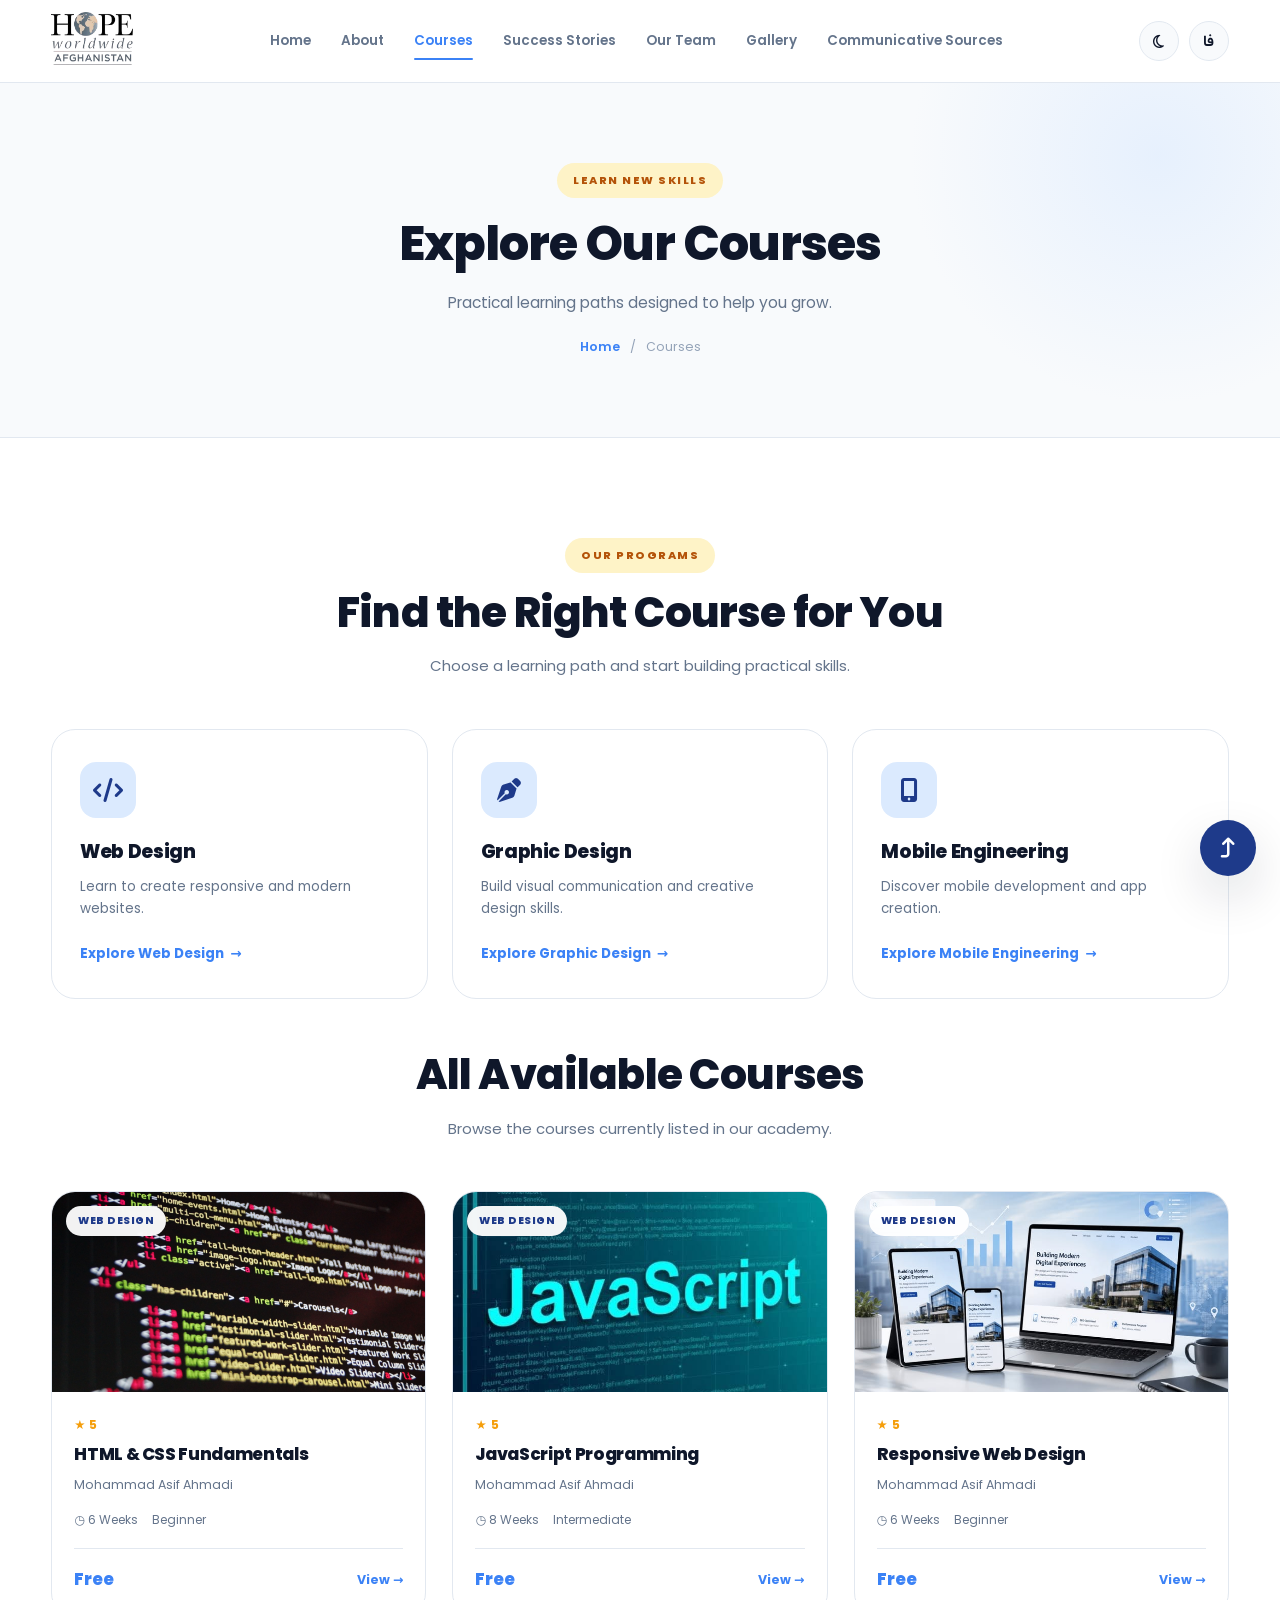
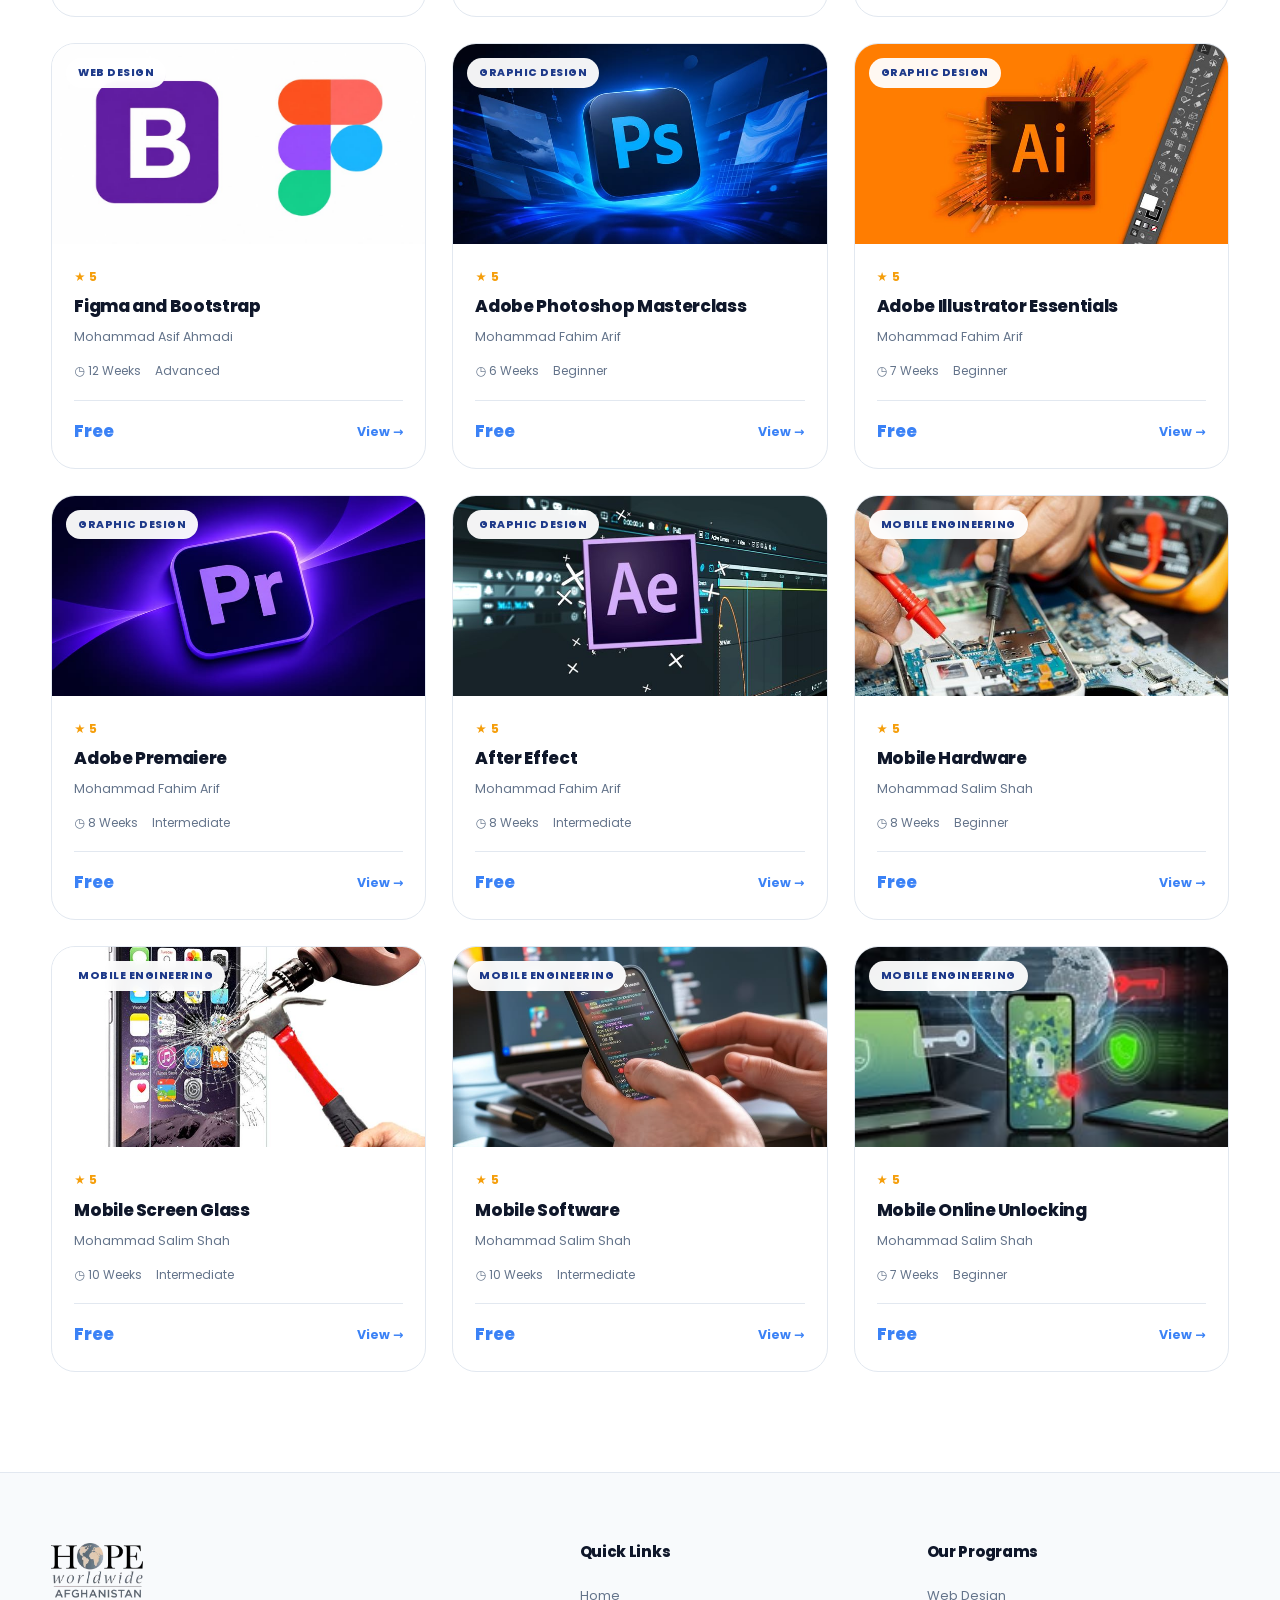
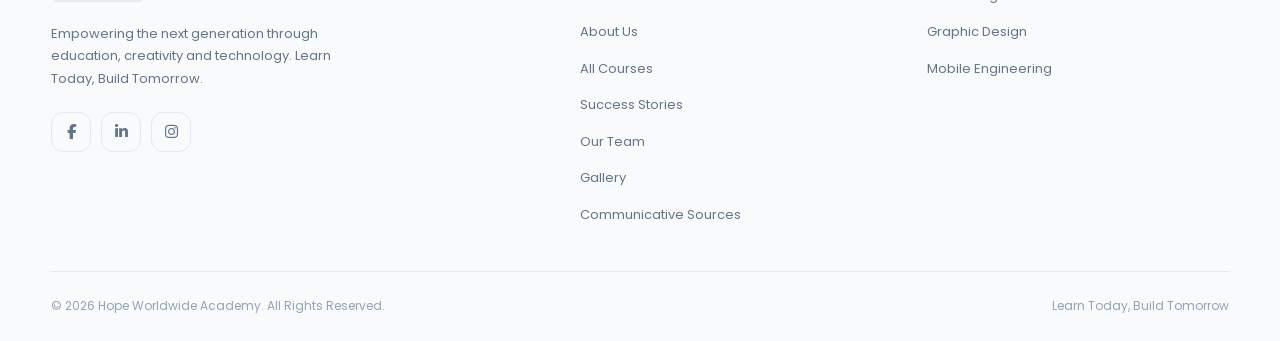
<file: courses.html>
<!DOCTYPE html>
<html lang="en" dir="ltr" data-theme="light">
<head>
  <meta charset="UTF-8">
  <meta name="viewport" content="width=device-width, initial-scale=1.0">
  <meta name="description" content="Explore practical technology courses at Hope Worldwide Academy.">
  <title>Courses | Hope Worldwide Academy</title>
  <link rel="stylesheet" href="css/style.css">
    <link rel="website icon" type="png" href="images/Logo_Hope_Worldwide.png">
  <link rel="preconnect" href="https://fonts.googleapis.com">
  <link rel="preconnect" href="https://fonts.gstatic.com" crossorigin>
  <link href="https://fonts.googleapis.com/css2?family=Poppins:wght@400;500;600;700;800;900&family=Vazirmatn:wght@400;500;600;700;800&display=swap" rel="stylesheet">
  <link rel="stylesheet" href="https://cdnjs.cloudflare.com/ajax/libs/font-awesome/6.5.2/css/all.min.css">
</head>
<body>

  <header class="site-header">
    <div class="container navbar">

       <a class="logo" href="index.html">
            <img src="images/Logo_Hope_Worldwide-light.png" alt="Hope Worldwide Academy" class="logo-light">
            <img src="images/Logo_Hope_Worldwide-dark.png" alt="Hope Worldwide Academy" class="logo-dark">
        </a>
        
      <nav class="nav-links" id="navLinks">
        <a href="index.html" data-en="Home" data-dari="صفحه اصلی">Home</a>
        <a href="about.html" data-en="About" data-dari="درباره ما">About</a>
        <a href="courses.html" class="active"data-en="Courses" data-dari="کورس‌ها">Courses</a>
        <a href="student Reels.html" data-en="Success Stories" data-dari="داستان های موفقیت">Success Stories</a>
        <a href="instructors.html" data-en="Our Team" data-dari="تیم ما">Our Team</a>
        <a href="Gallery.html" data-en="Gallery" data-dari="گالری">Gallery</a>
        <a href="contact.html" data-en="Communicative Sources" data-dari="منابع ارتباطی">Communicative Sources</a>
      </nav>
      <div class="nav-actions">
        <button class="icon-btn" id="themeToggle" aria-label="Change theme"><i class="fa-regular fa-moon"></i></button>
        <button class="icon-btn" id="langToggle" aria-label="Change language">فا</button>
        <button class="menu-toggle" id="menuToggle" aria-label="Open menu" aria-expanded="false"><i class="fa-solid fa-bars"></i></button>
      </div>
    </div>
  </header>

<main>
  <section id="up" class="page-hero">
    <div class="container">
      <span class="section-label" data-en="Learn New Skills" data-dari="مهارت‌های جدید بیاموزید">Learn New Skills</span>
      <h1 data-en="Explore Our Courses" data-dari="کورس‌های ما را ببینید">Explore Our Courses</h1>
      <p data-en="Practical learning paths designed to help you grow." data-dari="مسیرهای آموزشی عملی برای رشد مهارت‌های شما.">
        Practical learning paths designed to help you grow.
      </p>
      <div class="breadcrumb">
        <a href="index.html" data-en="Home" data-dari="خانه">Home</a><span>/</span><span data-en="Courses" data-dari="کورس‌ها">Courses</span>
      </div>
    </div>
  </section>

  <section class="section">
    <div class="container">
      <div class="section-heading center">
        <span class="section-label" data-en="Our Programs" data-dari="برنامه‌های آموزشی">Our Programs</span>
        <h2 data-en="Find the Right Course for You" data-dari="کورس مناسب خود را پیدا کنید">Find the Right Course for You</h2>
        <p data-en="Choose a learning path and start building practical skills." data-dari="یک مسیر آموزشی انتخاب کنید و مهارت‌های عملی بسازید.">
          Choose a learning path and start building practical skills.
        </p>
      </div>

      <div class="program-grid" style="margin-bottom:50px">
        <article class="program-card reveal">
          <div class="program-icon"><i class="fa-solid fa-code"></i></div>
          <h3 data-en="Web Design" data-dari="طراحی وب">Web Design</h3>
          <p data-en="Learn to create responsive and modern websites." data-dari="یاد بگیرید وب‌سایت‌های واکنش‌گرا و مدرن بسازید.">
            Learn to create responsive and modern websites.
          </p>
          <a href="web-design.html" class="text-link">
            <span data-en="Explore Web Design" data-dari="مشاهده طراحی وب">Explore Web Design</span>
            <span aria-hidden="true" data-en="→" data-dari="←">→</span>
          </a>
        </article>

        <article class="program-card reveal">
          <div class="program-icon"><i class="fa-solid fa-pen-nib"></i></div>
          <h3 data-en="Graphic Design" data-dari="طراحی گرافیک">Graphic Design</h3>
          <p data-en="Build visual communication and creative design skills." data-dari="مهارت‌های طراحی خلاقانه و ارتباط بصری را پرورش دهید.">
            Build visual communication and creative design skills.
          </p>
          <a href="graphic-design.html" class="text-link">
            <span data-en="Explore Graphic Design" data-dari="مشاهده طراحی گرافیک">Explore Graphic Design</span>
            <span aria-hidden="true" data-en="→" data-dari="←">→</span>
          </a>
        </article>

        <article class="program-card reveal">
          <div class="program-icon"><i class="fa-solid fa-mobile-screen-button"></i></div>
          <h3 data-en="Mobile Engineering" data-dari="مهندسی موبایل">Mobile Engineering</h3>
          <p data-en="Discover mobile development and app creation." data-dari="توسعه موبایل و ساخت اپلیکیشن را کشف کنید.">
            Discover mobile development and app creation.
          </p>
          <a href="mobile-engineering.html" class="text-link">
            <span data-en="Explore Mobile Engineering" data-dari="مشاهده مهندسی موبایل">Explore Mobile Engineering</span>
            <span aria-hidden="true" data-en="→" data-dari="←">→</span>
          </a>
        </article>
      </div>

      <div class="section-heading center">
        <h2 data-en="All Available Courses" data-dari="تمام کورس‌های موجود">All Available Courses</h2>
        <p data-en="Browse the courses currently listed in our academy." data-dari="کورس‌های موجود در آکادمی ما را بررسی کنید.">
          Browse the courses currently listed in our academy.
        </p>
      </div>

      <div class="course-grid" id="popularCourses"></div>
    </div>
  </section>
</main>

<footer class="site-footer">
  <div class="container">
    <div class="footer-grid">
      <div class="footer-brand">
        
        <a class="logo" href="index.html">
            <img src="images/Logo_Hope_Worldwide-light.png" alt="Hope Worldwide Academy" class="logo-light">
            <img src="images/Logo_Hope_Worldwide-dark.png" alt="Hope Worldwide Academy" class="logo-dark">
        </a>

        <p data-en="Empowering the next generation through education, creativity and technology. Learn Today, Build Tomorrow."
           data-dari="توانمندسازی نسل آینده از طریق آموزش، خلاقیت و فناوری. امروز بیاموز، فردا بساز.">
          Empowering the next generation through education, creativity and technology. Learn Today, Build Tomorrow.
        </p>
        <div class="social-links">
          <a href="#" aria-label="Facebook"><i class="fa-brands fa-facebook-f"></i></a>
          <a href="#" aria-label="LinkedIn"><i class="fa-brands fa-linkedin-in"></i></a>
          <a href="#" aria-label="Instagram"><i class="fa-brands fa-instagram"></i></a>
        </div>
      </div>
      <div class="footer-column">
        <h3 data-en="Quick Links" data-dari="لینک‌های سریع">Quick Links</h3>
        <ul>
          <li><a href="index.html" data-en="Home" data-dari="خانه">Home</a></li>
          <li><a href="about.html" data-en="About Us" data-dari="درباره ما">About Us</a></li>
          <li><a href="courses.html" data-en="All Courses" data-dari="تمام دوره‌ها">All Courses</a></li>
          <li><a href="student Reels.html" data-en="Success Stories" data-dari="داستان های موفقیت">Success Stories</a></li>
          <li><a href="instructors.html" data-en="Our Team" data-dari="تیم ما">Our Team</a></li>
          <li><a href="Gallery.html" data-en="Gallery" data-dari="گالری"></a></li>
          <li><a href="contact.html" data-en="Communicative Sources" data-dari="منابع ارتباطی">Communicative Sources</a></li>
        </ul>
      </div>
      <div class="footer-column">
        <h3 data-en="Our Programs" data-dari="برنامه‌های آموزشی">Our Programs</h3>
        <ul>
          <li><a href="web-design.html" data-en="Web Design" data-dari="طراحی وب">Web Design</a></li>
          <li><a href="graphic-design.html" data-en="Graphic Design" data-dari="طراحی گرافیک">Graphic Design</a></li>
          <li><a href="mobile-engineering.html" data-en="Mobile Engineering" data-dari="مهندسی موبایل">Mobile Engineering</a></li>
        </ul>
      </div>
    </div>
    <div class="footer-bottom">
      <p>© <span id="currentYear">2026</span> Hope Worldwide Academy. <span data-en="All Rights Reserved." data-dari="تمام حقوق محفوظ است.">All Rights Reserved.</span></p>
      <p data-en="Learn Today, Build Tomorrow" data-dari="امروز بیاموز، فردا بساز">Learn Today, Build Tomorrow</p>
    </div>
  </div>
</footer>

<div class="support-widget">
  <a href="#up" aria-label="Back to top"><button class="support-toggle" aria-label="Back to top"><i class="fa-solid fa-arrow-turn-up"></i></button></a>
</div>

<script src="js/data.js"></script>
<script src="js/main.js"></script>
</body>
</html>
</file>
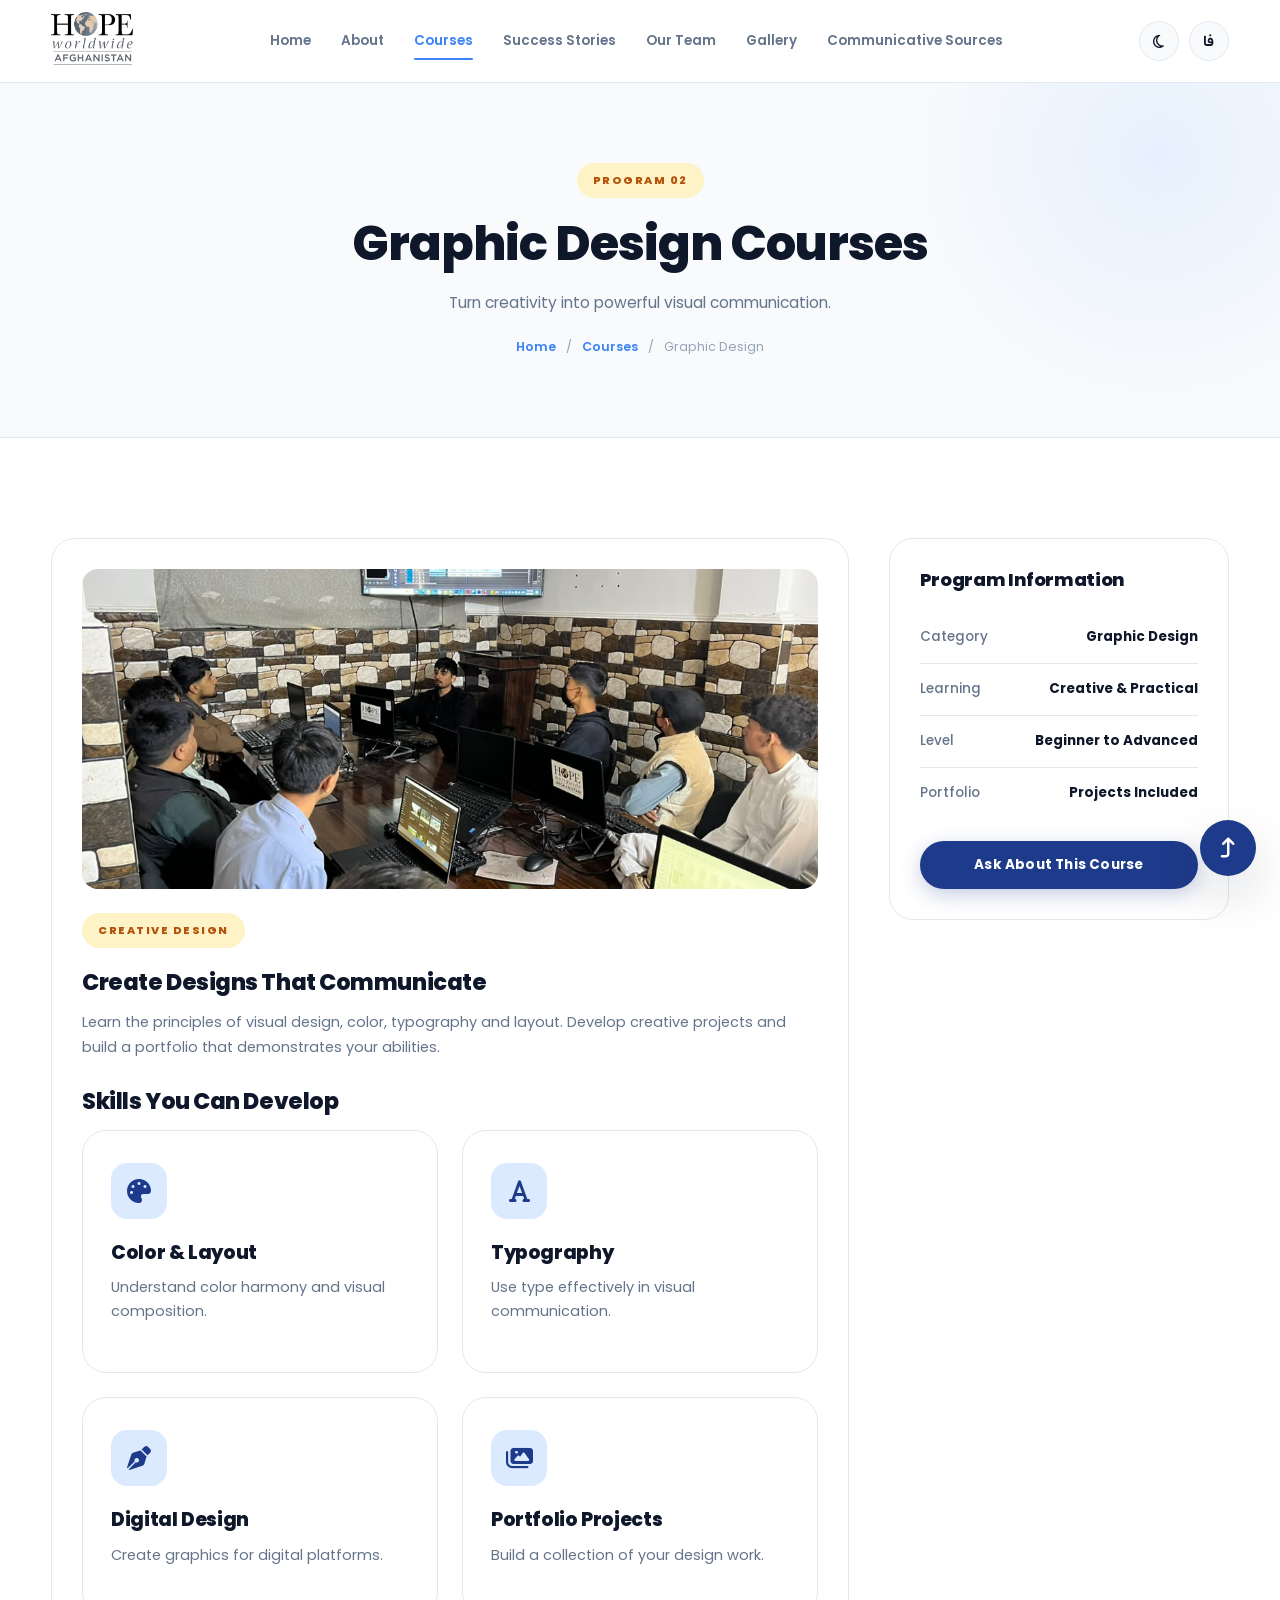
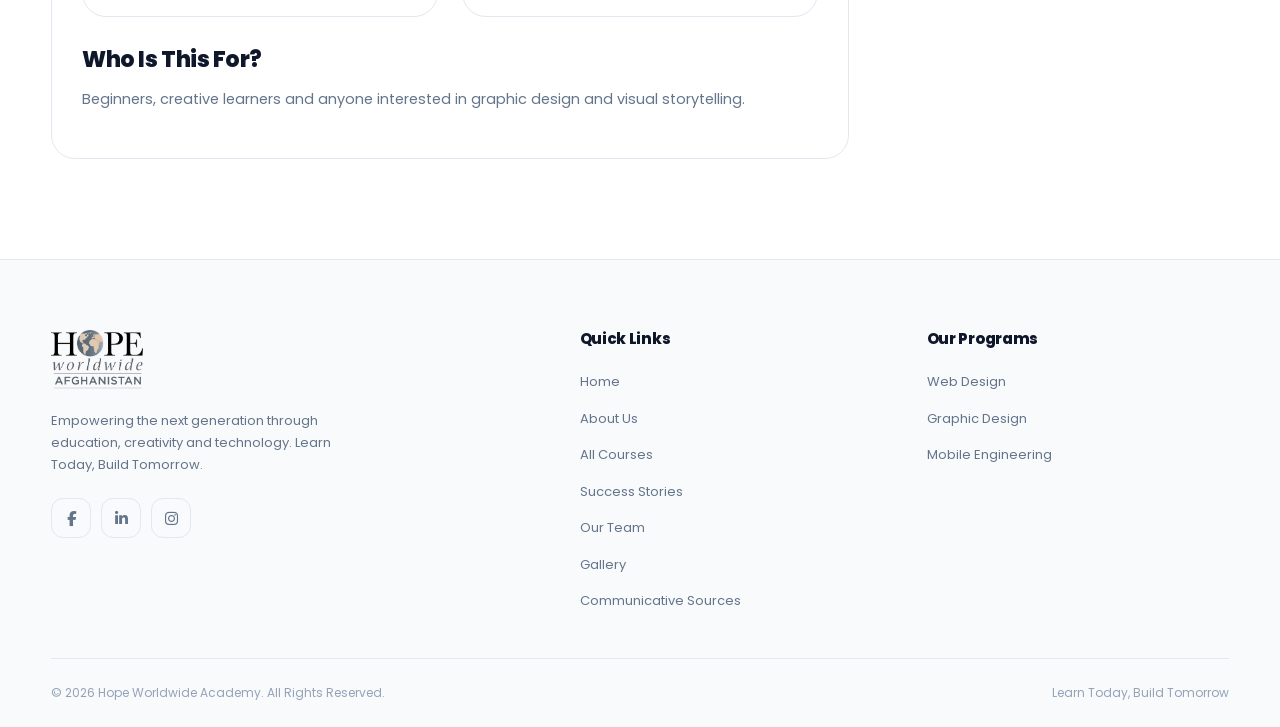
<file: graphic-design.html>
<!DOCTYPE html>
<html lang="en">
<head>
    <meta charset="UTF-8">
    <meta name="viewport" content="width=device-width, initial-scale=1.0">
    <title>Graphic Design Courses</title>
    <link rel="website icon" type="png" href="images/Logo_Hope_Worldwide.png">
    <link rel="stylesheet" href="css/style.css">
    <link rel="preconnect" href="https://fonts.googleapis.com">
    <link rel="preconnect" href="https://fonts.gstatic.com" crossorigin>
    <link href="https://fonts.googleapis.com/css2?family=Poppins:wght@400;500;600;700;800;900&family=Vazirmatn:wght@400;500;600;700;800&display=swap" rel="stylesheet">
    <link rel="stylesheet" href="https://cdnjs.cloudflare.com/ajax/libs/font-awesome/6.5.2/css/all.min.css">
</head>
<body>

      <!-- NAVBAR -->
    <header class="site-header">
        <div class="container navbar">

            <a class="logo" href="index.html">
                <img src="images/Logo_Hope_Worldwide-light.png" alt="Hope Worldwide Academy" class="logo-light">
                <img src="images/Logo_Hope_Worldwide-dark.png" alt="Hope Worldwide Academy" class="logo-dark">
            </a>

            <nav class="nav-links" id="navLinks">
                <a href="index.html"  data-en="Home" data-dari="صفحه اصلی">Home</a>
                <a href="about.html" data-en="About" data-dari="درباره ما">About</a>
                <a href="courses.html" class="active" data-en="Courses" data-dari="کورس‌ها">Courses</a>
                <a href="student Reels.html" data-en="Success Stories" data-dari="داستان های موفقیت">Success Stories</a>
                <a href="instructors.html" data-en="Our Team" data-dari="تیم ما">our Team</a>
                <a href="Gallery.html" data-en="Gallery" data-dari="گالری">Gallery</a>
                <a href="contact.html" data-en="Communicative Sources" data-dari="منابع ارتباطی">Communicative Sources</a>
            </nav>

            <div class="nav-actions">
                <button class="icon-btn" id="themeToggle" aria-label="Change theme"><i class="fa-regular fa-moon"></i></button>
                <button class="icon-btn" id="langToggle" aria-label="Change language">فا</button>
                <button class="menu-toggle" id="menuToggle" aria-label="Open menu" aria-expanded="false"><i class="fa-solid fa-bars"></i></button>
            </div>

        </div>
    </header>

    <main>
  <section id="up" class="page-hero">
    <div class="container">
      <span class="section-label">Program 02</span>
      <h1 data-en="Graphic Design Courses" data-dari="کورس‌های طراحی گرافیک">Graphic Design Courses</h1>
      <p data-en="Turn creativity into powerful visual communication." data-dari="خلاقیت خود را به ارتباط تصویری تأثیرگذار تبدیل کنید.">
        Turn creativity into powerful visual communication.
      </p>
      <div class="breadcrumb">
        <a href="index.html" data-en="Home" data-dari="خانه">Home</a><span>/</span>
        <a href="courses.html" data-en="Courses" data-dari="کورس‌ها">Courses</a><span>/</span>
        <span data-en="Graphic Design" data-dari="طراحی گرافیک">Graphic Design</span>
      </div>
    </div>
  </section>

  <section class="section">
    <div class="container course-detail-grid">
      <div class="course-detail-main">
        <img src="images/Class/Graphic Design Class.jpeg" alt="Graphic design learning environment">
        <span class="section-label">Creative Design</span>
        <h2 data-en="Create Designs That Communicate" data-dari="طرح‌هایی بسازید که پیام را منتقل می‌کنند">
          Create Designs That Communicate
        </h2>
        <p data-en="Learn the principles of visual design, color, typography and layout. Develop creative projects and build a portfolio that demonstrates your abilities."
           data-dari="اصول طراحی بصری، رنگ، تایپوگرافی و ترکیب‌بندی را بیاموزید. پروژه‌های خلاقانه بسازید و نمونه‌کارهای خود را آماده کنید.">
          Learn the principles of visual design, color, typography and layout. Develop creative projects and build a portfolio that demonstrates your abilities.
        </p>

        <h2 data-en="Skills You Can Develop" data-dari="مهارت‌هایی که می‌توانید بیاموزید">Skills You Can Develop</h2>
        <div class="program-grid" style="grid-template-columns:repeat(2,1fr)">
          <article class="program-card">
            <div class="program-icon"><i class="fa-solid fa-palette"></i></div>
            <h3>Color & Layout</h3>
            <p>Understand color harmony and visual composition.</p>
          </article>
          <article class="program-card">
            <div class="program-icon"><i class="fa-solid fa-font"></i></div>
            <h3>Typography</h3>
            <p>Use type effectively in visual communication.</p>
          </article>
          <article class="program-card">
            <div class="program-icon"><i class="fa-solid fa-pen-nib"></i></div>
            <h3>Digital Design</h3>
            <p>Create graphics for digital platforms.</p>
          </article>
          <article class="program-card">
            <div class="program-icon"><i class="fa-solid fa-images"></i></div>
            <h3>Portfolio Projects</h3>
            <p>Build a collection of your design work.</p>
          </article>
        </div>

        <h2 class="mt-3" data-en="Who Is This For?" data-dari="این کورس برای چه کسانی است؟">Who Is This For?</h2>
        <p data-en="Beginners, creative learners and anyone interested in graphic design and visual storytelling."
           data-dari="مبتدیان، افراد خلاق و کسانی که به طراحی گرافیک و داستان‌گویی بصری علاقه دارند.">
          Beginners, creative learners and anyone interested in graphic design and visual storytelling.
        </p>
      </div>

      <aside class="course-sidebar">
        <h3 data-en="Program Information" data-dari="معلومات برنامه">Program Information</h3>
        <ul>
          <li><span data-en="Category" data-dari="دسته">Category</span><span data-en="Graphic Design" data-dari="طراحی گرافیک">Graphic Design</span></li>
          <li><span data-en="Learning" data-dari="شیوه">Learning</span><span data-en="Creative & Practical" data-dari="خلاقانه و عملی">Creative & Practical</span></li>
          <li><span data-en="Level" data-dari="سطح">Level</span><span data-en="Beginner to Advanced" data-dari="مبتدی تا پیشرفته">Beginner to Advanced</span></li>
          <li><span data-en="Portfolio" data-dari="نمونه‌کار">Portfolio</span><span data-en="Projects Included" data-dari="شامل پروژه‌ها">Projects Included</span></li>
        </ul>
        <a href="contact.html" class="btn btn-primary" style="width:100%;margin-top:22px">
          <span data-en="Ask About This Course" data-dari="درباره این کورس بپرسید">Ask About This Course</span>
        </a>
      </aside>
    </div>
  </section>
</main>

  <footer class="site-footer">
  <div class="container">
    <div class="footer-grid">
      <div class="footer-brand">
         <a class="logo" href="index.html">
              <img src="images/Logo_Hope_Worldwide-light.png" alt="Hope Worldwide Academy" class="logo-light">
              <img src="images/Logo_Hope_Worldwide-dark.png" alt="Hope Worldwide Academy" class="logo-dark">
          </a>
        <p data-en="Empowering the next generation through education, creativity and technology. Learn Today, Build Tomorrow."
           data-dari="توانمندسازی نسل آینده از طریق آموزش، خلاقیت و فناوری. امروز بیاموز، فردا بساز.">
          Empowering the next generation through education, creativity and technology. Learn Today, Build Tomorrow.
        </p>
        <div class="social-links">
          <a href="#" aria-label="Facebook"><i class="fa-brands fa-facebook-f"></i></a>
          <a href="#" aria-label="LinkedIn"><i class="fa-brands fa-linkedin-in"></i></a>
          <a href="#" aria-label="Instagram"><i class="fa-brands fa-instagram"></i></a>
        </div>
      </div>
      <div class="footer-column">
        <h3 data-en="Quick Links" data-dari="لینک‌های سریع">Quick Links</h3>
        <ul>
          <li><a href="index.html" data-en="Home" data-dari="خانه">Home</a></li>
          <li><a href="about.html" data-en="About Us" data-dari="درباره ما">About Us</a></li>
          <li><a href="courses.html" data-en="All Courses" data-dari="تمام دوره‌ها">All Courses</a></li>
          <li><a href="student Reels.html" data-en="Success Stories" data-dari="داستان های موفقیت">Success Stories</a></li>
          <li><a href="instructors.html" data-en="Our Team" data-dari="تیم ما">Our Team</a></li>
          <li><a href="Gallery.html" data-en="Gallery" data-dari="گالری"></a></li>
          <li><a href="contact.html" data-en="Communicative Sources" data-dari="منابع ارتباطی">Communicative Sources</a></li>
        </ul>
      </div>
      <div class="footer-column">
        <h3 data-en="Our Programs" data-dari="برنامه‌های آموزشی">Our Programs</h3>
        <ul>
          <li><a href="web-design.html" data-en="Web Design" data-dari="طراحی وب">Web Design</a></li>
          <li><a href="graphic-design.html" data-en="Graphic Design" data-dari="طراحی گرافیک">Graphic Design</a></li>
          <li><a href="mobile-engineering.html" data-en="Mobile Engineering" data-dari="مهندسی موبایل">Mobile Engineering</a></li>
        </ul>
      </div>
    </div>
    <div class="footer-bottom">
      <p>© <span id="currentYear">2026</span> Hope Worldwide Academy. <span data-en="All Rights Reserved." data-dari="تمام حقوق محفوظ است.">All Rights Reserved.</span></p>
      <p data-en="Learn Today, Build Tomorrow" data-dari="امروز بیاموز، فردا بساز">Learn Today, Build Tomorrow</p>
    </div>
  </div>
</footer>

<div class="support-widget">
  <a href="#up" aria-label="Back to top"><button class="support-toggle" aria-label="Back to top"><i class="fa-solid fa-arrow-turn-up"></i></button></a>
</div>


  <script src="js/data.js"></script>
  <script src="js/main.js"></script>
</body>
</html>
</file>
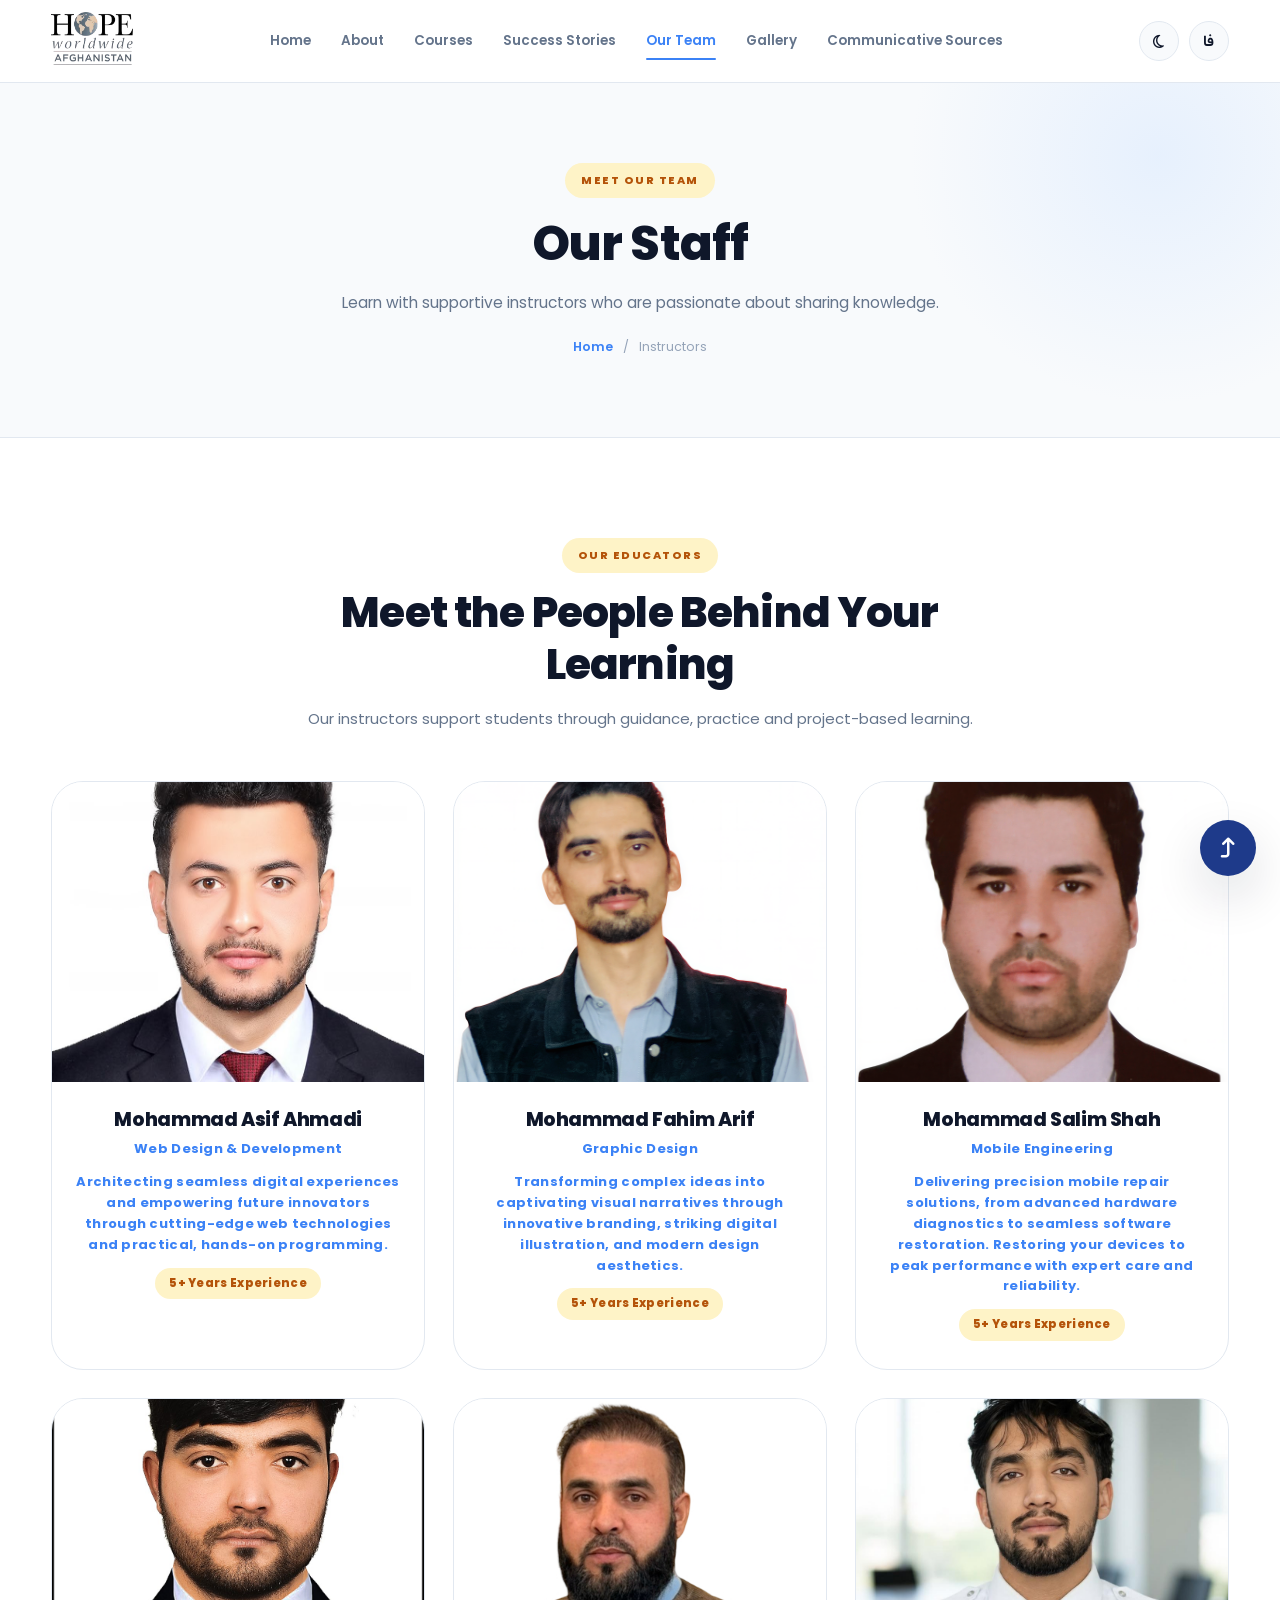
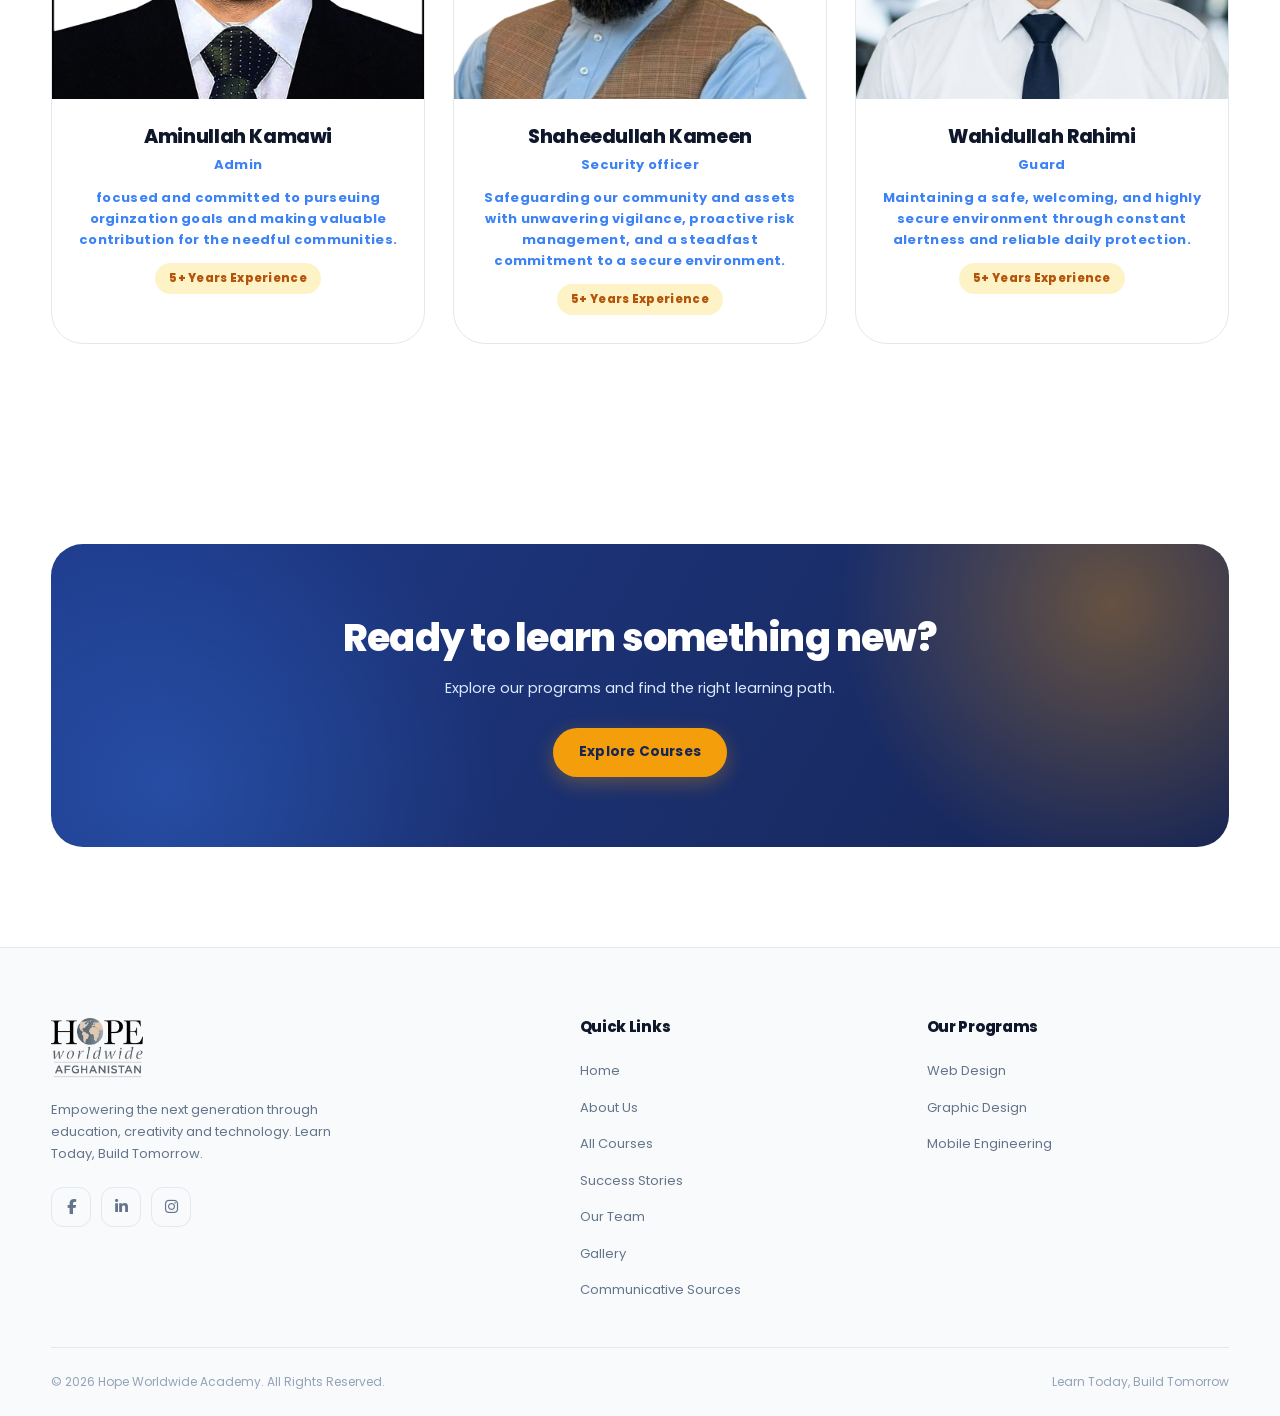
<file: instructors.html>
<!DOCTYPE html>
<html lang="en" dir="ltr" data-theme="light">
<head>
  <meta charset="UTF-8">
  <meta name="viewport" content="width=device-width, initial-scale=1.0">
  <meta name="description" content="Meet the instructors at Hope Worldwide Academy.">
  <title>Instructors | Hope Worldwide Academy</title>
  <link rel="stylesheet" href="css/style.css">
    <link rel="website icon" type="png" href="images/Logo_Hope_Worldwide.png">
  <link rel="preconnect" href="https://fonts.googleapis.com">
  <link rel="preconnect" href="https://fonts.gstatic.com" crossorigin>
  <link href="https://fonts.googleapis.com/css2?family=Poppins:wght@400;500;600;700;800;900&family=Vazirmatn:wght@400;500;600;700;800&display=swap" rel="stylesheet">
  <link rel="stylesheet" href="https://cdnjs.cloudflare.com/ajax/libs/font-awesome/6.5.2/css/all.min.css">
</head>
<body>

  <header class="site-header">
    <div class="container navbar">

      <a class="logo" href="index.html">
          <img src="images/Logo_Hope_Worldwide-light.png" alt="Hope Worldwide Academy" class="logo-light">
          <img src="images/Logo_Hope_Worldwide-dark.png" alt="Hope Worldwide Academy" class="logo-dark">
      </a>

      <nav class="nav-links" id="navLinks">
        <a href="index.html" data-en="Home" data-dari="صفحه اصلی">Home</a>
        <a href="about.html" data-en="About" data-dari="درباره ما">About</a>
        <a href="courses.html" data-en="Courses" data-dari="کورس‌ها">Courses</a>
        <a href="student Reels.html" data-en="Success Stories" data-dari="داستان های موفقیت">Success Stories</a>
        <a href="instructors.html" class="active" data-en="Our Team" data-dari="تیم ما">Our Team</a>
        <a href="Gallery.html" data-en="Gallery" data-dari="گالری">Gallery</a>
        <a href="contact.html" data-en="Communicative Sources" data-dari="منابع ارتباطی">Communicative Sources</a>
      </nav>
      <div class="nav-actions">
        <button class="icon-btn" id="themeToggle" aria-label="Change theme"><i class="fa-regular fa-moon"></i></button>
        <button class="icon-btn" id="langToggle" aria-label="Change language">فا</button>
        <button class="menu-toggle" id="menuToggle" aria-label="Open menu" aria-expanded="false"><i class="fa-solid fa-bars"></i></button>
      </div>
    </div>
  </header>

<main>
  <section id="up" class="page-hero">
    <div class="container">
      <span class="section-label" data-en="Meet Our Team" data-dari="با تیم ما آشنا شوید">Meet Our Team</span>
      <h1 data-en="Our Staff" data-dari="کارمندان ما">Our Staff</h1>
      <p data-en="Learn with supportive instructors who are passionate about sharing knowledge."
         data-dari="با استادانی بیاموزید که به آموزش و شریک‌ساختن دانش علاقه‌مند هستند.">
        Learn with supportive instructors who are passionate about sharing knowledge.
      </p>
      <div class="breadcrumb">
        <a href="index.html" data-en="Home" data-dari="خانه">Home</a><span>/</span><span data-en="Instructors" data-dari="استادان">Instructors</span>
      </div>
    </div>
  </section>

  <section class="section">
    <div class="container">
      <div class="section-heading center">
        <span class="section-label" data-en="Our Educators" data-dari="آموزگاران ما">Our Educators</span>
        <h2 data-en="Meet the People Behind Your Learning" data-dari="با کسانی آشنا شوید که همراه یادگیری شما هستند">
          Meet the People Behind Your Learning
        </h2>
        <p data-en="Our instructors support students through guidance, practice and project-based learning."
           data-dari="استادان ما از طریق راهنمایی، تمرین و آموزش پروژه‌محور از شاگردان حمایت می‌کنند.">
          Our instructors support students through guidance, practice and project-based learning.
        </p>
      </div>

      <div class="instructor-grid" id="homeInstructors"></div>
    </div>
  </section>

  <section class="section">
    <div class="container">
      <div class="cta-banner reveal">
        <h2 data-en="Ready to learn something new?" data-dari="آماده‌اید چیز تازه‌ای بیاموزید؟">Ready to learn something new?</h2>
        <p data-en="Explore our programs and find the right learning path." data-dari="برنامه‌های آموزشی ما را بررسی کنید و مسیر مناسب خود را بیابید.">
          Explore our programs and find the right learning path.
        </p>
        <a href="courses.html" class="btn btn-accent" data-en="Explore Courses" data-dari="مشاهده کورس‌ها">Explore Courses</a>
      </div>
    </div>
  </section>
</main>


<!-- Footer -->
<footer class="site-footer">
  <div class="container">
    <div class="footer-grid">
      <div class="footer-brand">
         <a class="logo" href="index.html">
              <img src="images/Logo_Hope_Worldwide-light.png" alt="Hope Worldwide Academy" class="logo-light">
              <img src="images/Logo_Hope_Worldwide-dark.png" alt="Hope Worldwide Academy" class="logo-dark">
          </a>
        <p data-en="Empowering the next generation through education, creativity and technology. Learn Today, Build Tomorrow."
           data-dari="توانمندسازی نسل آینده از طریق آموزش، خلاقیت و فناوری. امروز بیاموز، فردا بساز.">
          Empowering the next generation through education, creativity and technology. Learn Today, Build Tomorrow.
        </p>
        <div class="social-links">
          <a href="#" aria-label="Facebook"><i class="fa-brands fa-facebook-f"></i></a>
          <a href="#" aria-label="LinkedIn"><i class="fa-brands fa-linkedin-in"></i></a>
          <a href="#" aria-label="Instagram"><i class="fa-brands fa-instagram"></i></a>
        </div>
      </div>
      <div class="footer-column">
        <h3 data-en="Quick Links" data-dari="لینک‌های سریع">Quick Links</h3>
        <ul>
          <li><a href="index.html" data-en="Home" data-dari="خانه">Home</a></li>
          <li><a href="about.html" data-en="About Us" data-dari="درباره ما">About Us</a></li>
          <li><a href="courses.html" data-en="All Courses" data-dari="تمام دوره‌ها">All Courses</a></li>
          <li><a href="student Reels.html" data-en="Success Stories" data-dari="داستان های موفقیت">Success Stories</a></li>
          <li><a href="instructors.html" data-en="Our Team" data-dari="تیم ما">Our Team</a></li>
          <li><a href="Gallery.html" data-en="Gallery" data-dari="گالری"></a></li>
          <li><a href="contact.html" data-en="Communicative Sources" data-dari="منابع ارتباطی">Communicative Sources</a></li>
        </ul>
      </div>
      <div class="footer-column">
        <h3 data-en="Our Programs" data-dari="برنامه‌های آموزشی">Our Programs</h3>
        <ul>
          <li><a href="web-design.html" data-en="Web Design" data-dari="طراحی وب">Web Design</a></li>
          <li><a href="graphic-design.html" data-en="Graphic Design" data-dari="طراحی گرافیک">Graphic Design</a></li>
          <li><a href="mobile-engineering.html" data-en="Mobile Engineering" data-dari="مهندسی موبایل">Mobile Engineering</a></li>
        </ul>
      </div>
    </div>
    <div class="footer-bottom">
      <p>© <span id="currentYear">2026</span> Hope Worldwide Academy. <span data-en="All Rights Reserved." data-dari="تمام حقوق محفوظ است.">All Rights Reserved.</span></p>
      <p data-en="Learn Today, Build Tomorrow" data-dari="امروز بیاموز، فردا بساز">Learn Today, Build Tomorrow</p>
    </div>
  </div>
</footer>

<div class="support-widget">
  <a href="#up" aria-label="Back to top"><button class="support-toggle" aria-label="Back to top"><i class="fa-solid fa-arrow-turn-up"></i></button></a>
</div>

<script src="js/data.js"></script>
<script src="js/main.js"></script>
</body>
</html>
</file>
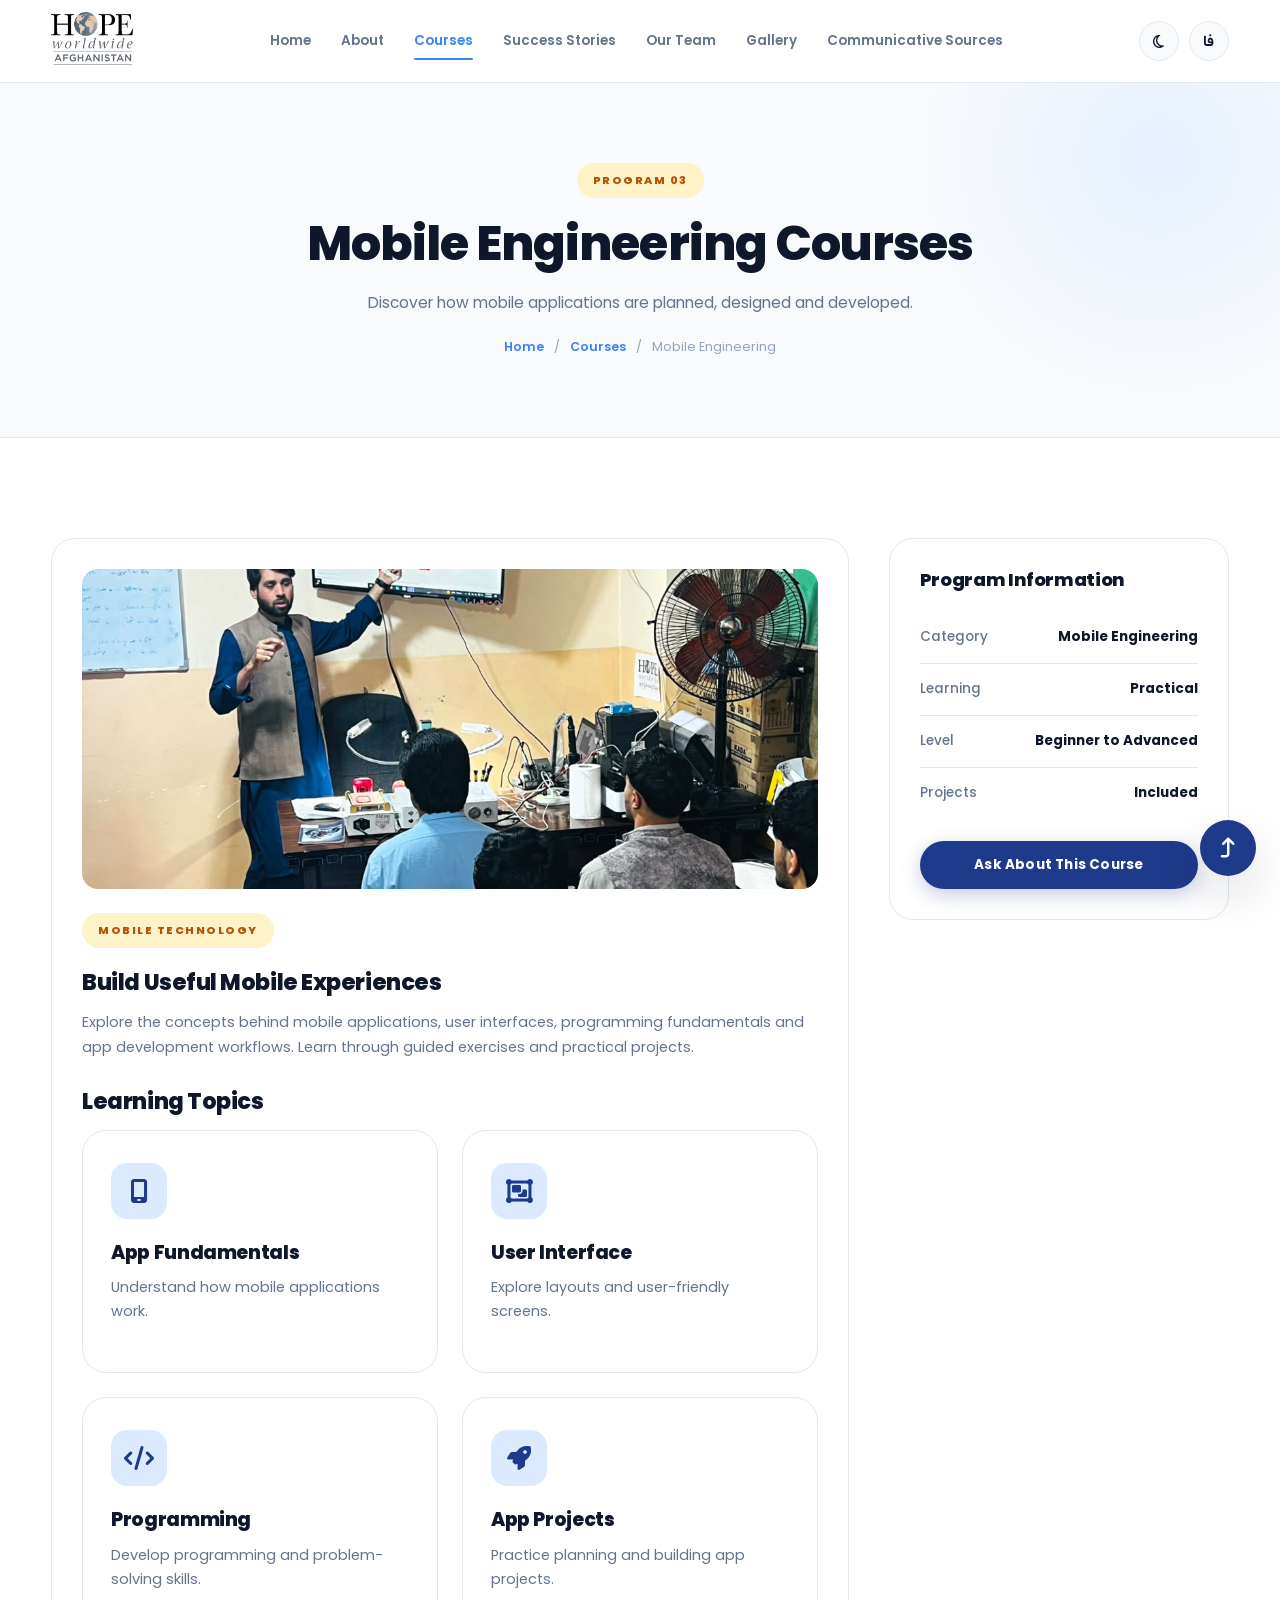
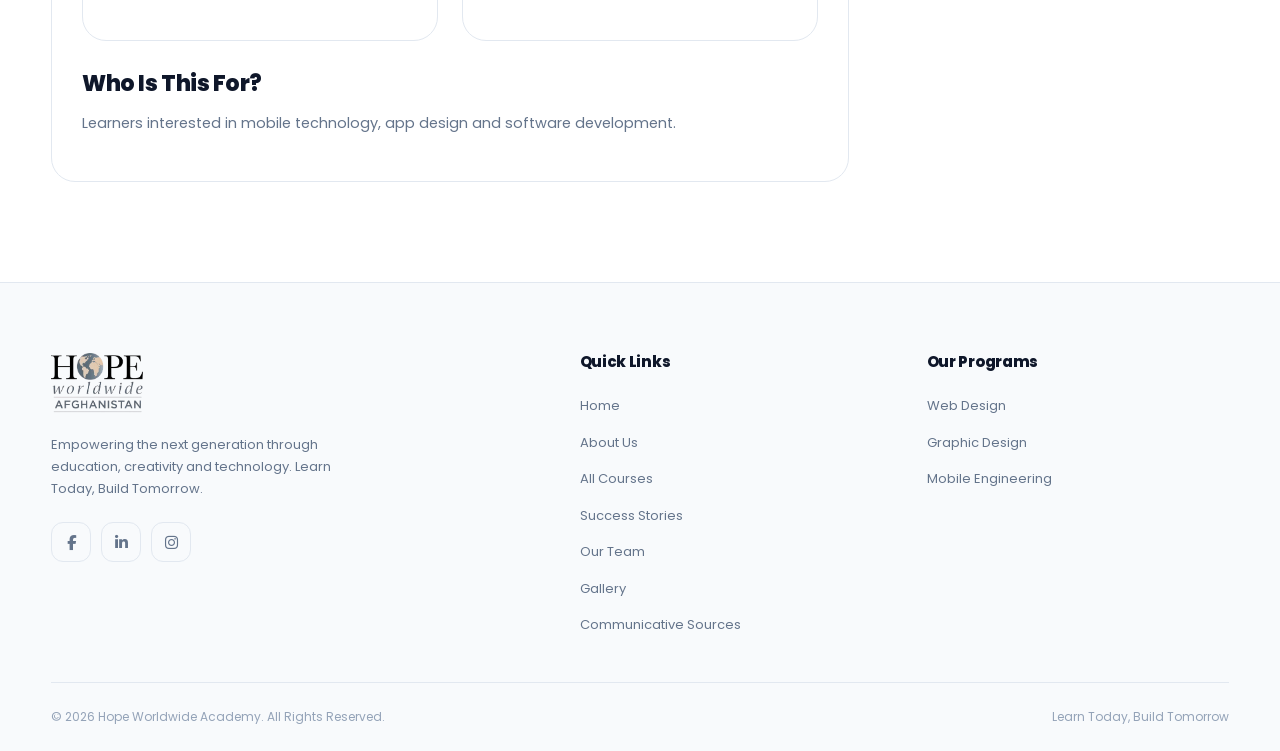
<file: mobile-engineering.html>
<!DOCTYPE html>
<html lang="en">
<head>
    <meta charset="UTF-8">
    <meta name="viewport" content="width=device-width, initial-scale=1.0">
    <title>Mobile Engineering Courses</title>
    <link rel="stylesheet" href="css/style.css">
    <link rel="website icon" type="png" href="images/Logo_Hope_Worldwide.png">
    <link rel="preconnect" href="https://fonts.googleapis.com">
    <link rel="preconnect" href="https://fonts.gstatic.com" crossorigin>
    <link href="https://fonts.googleapis.com/css2?family=Poppins:wght@400;500;600;700;800;900&family=Vazirmatn:wght@400;500;600;700;800&display=swap" rel="stylesheet">
    <link rel="stylesheet" href="https://cdnjs.cloudflare.com/ajax/libs/font-awesome/6.5.2/css/all.min.css">
</head>
<body>

      <!-- NAVBAR -->
    <header class="site-header">
        <div class="container navbar">

            <a class="logo" href="index.html">
                <img src="images/Logo_Hope_Worldwide-light.png" alt="Hope Worldwide Academy" class="logo-light">
                <img src="images/Logo_Hope_Worldwide-dark.png" alt="Hope Worldwide Academy" class="logo-dark">
            </a>

            <nav class="nav-links" id="navLinks">
                <a href="index.html" data-en="Home" data-dari="صفحه اصلی">Home</a>
                <a href="about.html" data-en="About" data-dari="درباره ما">About</a>
                <a href="courses.html" class="active" data-en="Courses" data-dari="کورس‌ها">Courses</a>
                <a href="student Reels.html" data-en="Success Stories" data-dari="داستان های موفقیت">Success Stories</a>
                <a href="instructors.html" data-en="Our Team" data-dari="تیم ما">Our Team</a>
                <a href="Gallery.html" data-en="Gallery" data-dari="گالری">Gallery</a>
                <a href="contact.html" data-en="Communicative Sources" data-dari="منابع ارتباطی">Communicative Sources</a>
            </nav>

            <div class="nav-actions">
                <button class="icon-btn" id="themeToggle" aria-label="Change theme"><i class="fa-regular fa-moon"></i></button>
                <button class="icon-btn" id="langToggle" aria-label="Change language">فا</button>
                <button class="menu-toggle" id="menuToggle" aria-label="Open menu" aria-expanded="false"><i class="fa-solid fa-bars"></i></button>
            </div>

        </div>
    </header>

    <main>
  <section id="up" class="page-hero">
    <div class="container">
      <span class="section-label">Program 03</span>
      <h1 data-en="Mobile Engineering Courses" data-dari="کورس‌های مهندسی موبایل">Mobile Engineering Courses</h1>
      <p data-en="Discover how mobile applications are planned, designed and developed."
         data-dari="با برنامه‌ریزی، طراحی و توسعه اپلیکیشن‌های موبایل آشنا شوید.">
        Discover how mobile applications are planned, designed and developed.
      </p>
      <div class="breadcrumb">
        <a href="index.html" data-en="Home" data-dari="خانه">Home</a><span>/</span>
        <a href="courses.html" data-en="Courses" data-dari="کورس‌ها">Courses</a><span>/</span>
        <span data-en="Mobile Engineering" data-dari="مهندسی موبایل">Mobile Engineering</span>
      </div>
    </div>
  </section>

  <section class="section">
    <div class="container course-detail-grid">
      <div class="course-detail-main">
        <img src="images/Class/Mobile Reparing Class.jpeg" alt="Technology and mobile learning">
        <span class="section-label">Mobile Technology</span>
        <h2 data-en="Build Useful Mobile Experiences" data-dari="تجربه‌های کاربردی موبایل بسازید">
          Build Useful Mobile Experiences
        </h2>
        <p data-en="Explore the concepts behind mobile applications, user interfaces, programming fundamentals and app development workflows. Learn through guided exercises and practical projects."
           data-dari="با مفاهیم اپلیکیشن‌های موبایل، رابط کاربری، مبانی برنامه‌نویسی و روند توسعه برنامه آشنا شوید. از طریق تمرین و پروژه‌های عملی بیاموزید.">
          Explore the concepts behind mobile applications, user interfaces, programming fundamentals and app development workflows. Learn through guided exercises and practical projects.
        </p>

        <h2 data-en="Learning Topics" data-dari="موضوعات آموزشی">Learning Topics</h2>
        <div class="program-grid" style="grid-template-columns:repeat(2,1fr)">
          <article class="program-card">
            <div class="program-icon"><i class="fa-solid fa-mobile-screen"></i></div>
            <h3>App Fundamentals</h3>
            <p>Understand how mobile applications work.</p>
          </article>
          <article class="program-card">
            <div class="program-icon"><i class="fa-solid fa-object-group"></i></div>
            <h3>User Interface</h3>
            <p>Explore layouts and user-friendly screens.</p>
          </article>
          <article class="program-card">
            <div class="program-icon"><i class="fa-solid fa-code"></i></div>
            <h3>Programming</h3>
            <p>Develop programming and problem-solving skills.</p>
          </article>
          <article class="program-card">
            <div class="program-icon"><i class="fa-solid fa-rocket"></i></div>
            <h3>App Projects</h3>
            <p>Practice planning and building app projects.</p>
          </article>
        </div>

        <h2 class="mt-3" data-en="Who Is This For?" data-dari="این کورس برای چه کسانی است؟">Who Is This For?</h2>
        <p data-en="Learners interested in mobile technology, app design and software development."
           data-dari="افرادی که به تکنالوژی موبایل، طراحی اپلیکیشن و توسعه نرم‌افزار علاقه دارند.">
          Learners interested in mobile technology, app design and software development.
        </p>
      </div>

      <aside class="course-sidebar">
        <h3 data-en="Program Information" data-dari="معلومات برنامه">Program Information</h3>
        <ul>
          <li><span data-en="Category" data-dari="دسته">Category</span><span data-en="Mobile Engineering" data-dari="مهندسی موبایل">Mobile Engineering</span></li>
          <li><span data-en="Learning" data-dari="شیوه">Learning</span><span data-en="Practical" data-dari="عملی">Practical</span></li>
          <li><span data-en="Level" data-dari="سطح">Level</span><span data-en="Beginner to Advanced" data-dari="مبتدی تا پیشرفته">Beginner to Advanced</span></li>
          <li><span data-en="Projects" data-dari="پروژه‌ها">Projects</span><span data-en="Included" data-dari="شامل می‌شود">Included</span></li>
        </ul>
        <a href="contact.html" class="btn btn-primary" style="width:100%;margin-top:22px">
          <span data-en="Ask About This Course" data-dari="درباره این کورس بپرسید">Ask About This Course</span>
        </a>
      </aside>
    </div>
  </section>
</main>

  <footer class="site-footer">
  <div class="container">
    <div class="footer-grid">
      <div class="footer-brand">
         <a class="logo" href="index.html">
              <img src="images/Logo_Hope_Worldwide-light.png" alt="Hope Worldwide Academy" class="logo-light">
              <img src="images/Logo_Hope_Worldwide-dark.png" alt="Hope Worldwide Academy" class="logo-dark">
          </a>
        <p data-en="Empowering the next generation through education, creativity and technology. Learn Today, Build Tomorrow."
           data-dari="توانمندسازی نسل آینده از طریق آموزش، خلاقیت و فناوری. امروز بیاموز، فردا بساز.">
          Empowering the next generation through education, creativity and technology. Learn Today, Build Tomorrow.
        </p>
        <div class="social-links">
          <a href="#" aria-label="Facebook"><i class="fa-brands fa-facebook-f"></i></a>
          <a href="#" aria-label="LinkedIn"><i class="fa-brands fa-linkedin-in"></i></a>
          <a href="#" aria-label="Instagram"><i class="fa-brands fa-instagram"></i></a>
        </div>
      </div>
      <div class="footer-column">
        <h3 data-en="Quick Links" data-dari="لینک‌های سریع">Quick Links</h3>
        <ul>
          <li><a href="index.html" data-en="Home" data-dari="خانه">Home</a></li>
          <li><a href="about.html" data-en="About Us" data-dari="درباره ما">About Us</a></li>
          <li><a href="courses.html" data-en="All Courses" data-dari="تمام دوره‌ها">All Courses</a></li>
          <li><a href="student Reels.html" data-en="Success Stories" data-dari="ریلز شاگردان">Success Stories</a></li>
          <li><a href="instructors.html" data-en="Our Team" data-dari="تیم ما">Our Team</a></li>
          <li><a href="Gallery.html" data-en="Gallery" data-dari="گالری"></a></li>
          <li><a href="contact.html" data-en="Communicative Sources" data-dari="منابع ارتباطی">Communicative Sources</a></li>
        </ul>
      </div>
      <div class="footer-column">
        <h3 data-en="Our Programs" data-dari="برنامه‌های آموزشی">Our Programs</h3>
        <ul>
          <li><a href="web-design.html" data-en="Web Design" data-dari="طراحی وب">Web Design</a></li>
          <li><a href="graphic-design.html" data-en="Graphic Design" data-dari="طراحی گرافیک">Graphic Design</a></li>
          <li><a href="mobile-engineering.html" data-en="Mobile Engineering" data-dari="مهندسی موبایل">Mobile Engineering</a></li>
        </ul>
      </div>
    </div>
    <div class="footer-bottom">
      <p>© <span id="currentYear">2026</span> Hope Worldwide Academy. <span data-en="All Rights Reserved." data-dari="تمام حقوق محفوظ است.">All Rights Reserved.</span></p>
      <p data-en="Learn Today, Build Tomorrow" data-dari="امروز بیاموز، فردا بساز">Learn Today, Build Tomorrow</p>
    </div>
  </div>
</footer>

<div class="support-widget">
  <a href="#up" aria-label="Back to top"><button class="support-toggle" aria-label="Back to top"><i class="fa-solid fa-arrow-turn-up"></i></button></a>
</div>

  <script src="js/data.js"></script>
  <script src="js/main.js"></script>
</body>
</html>
</file>
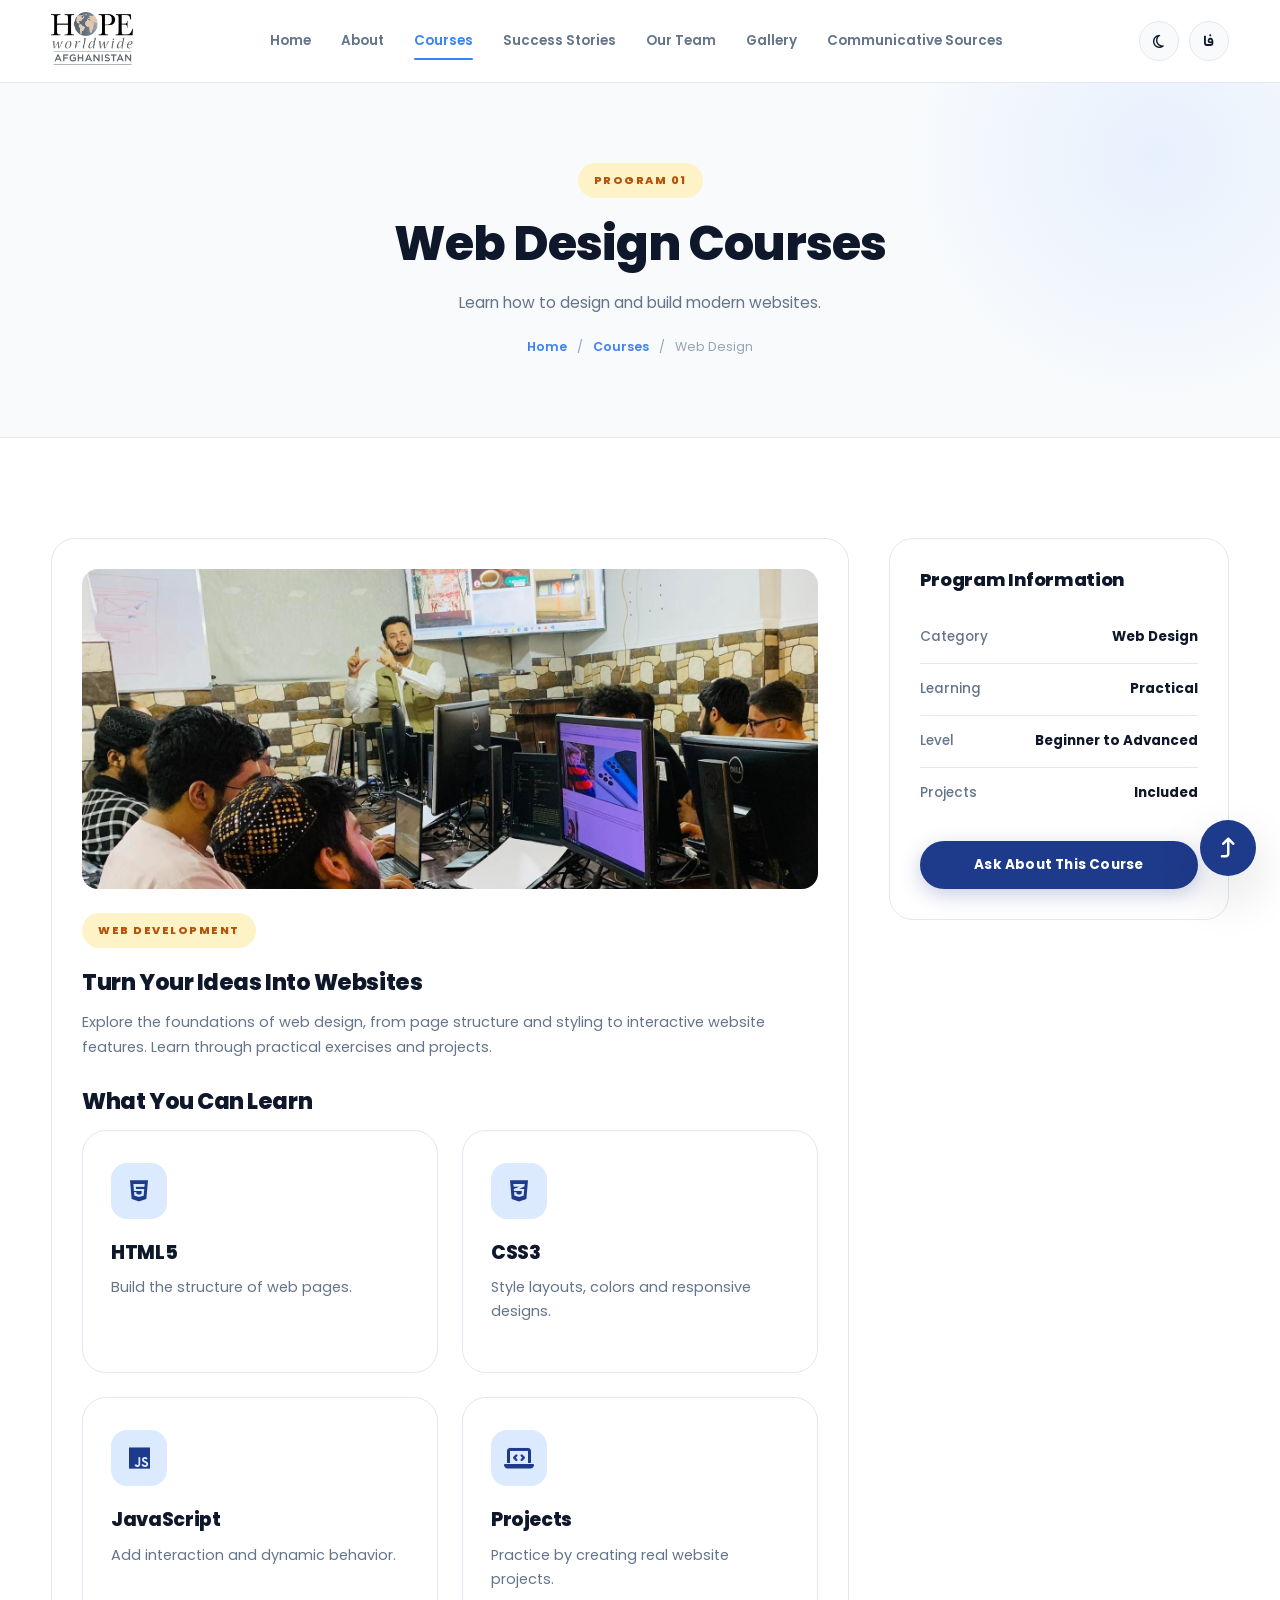
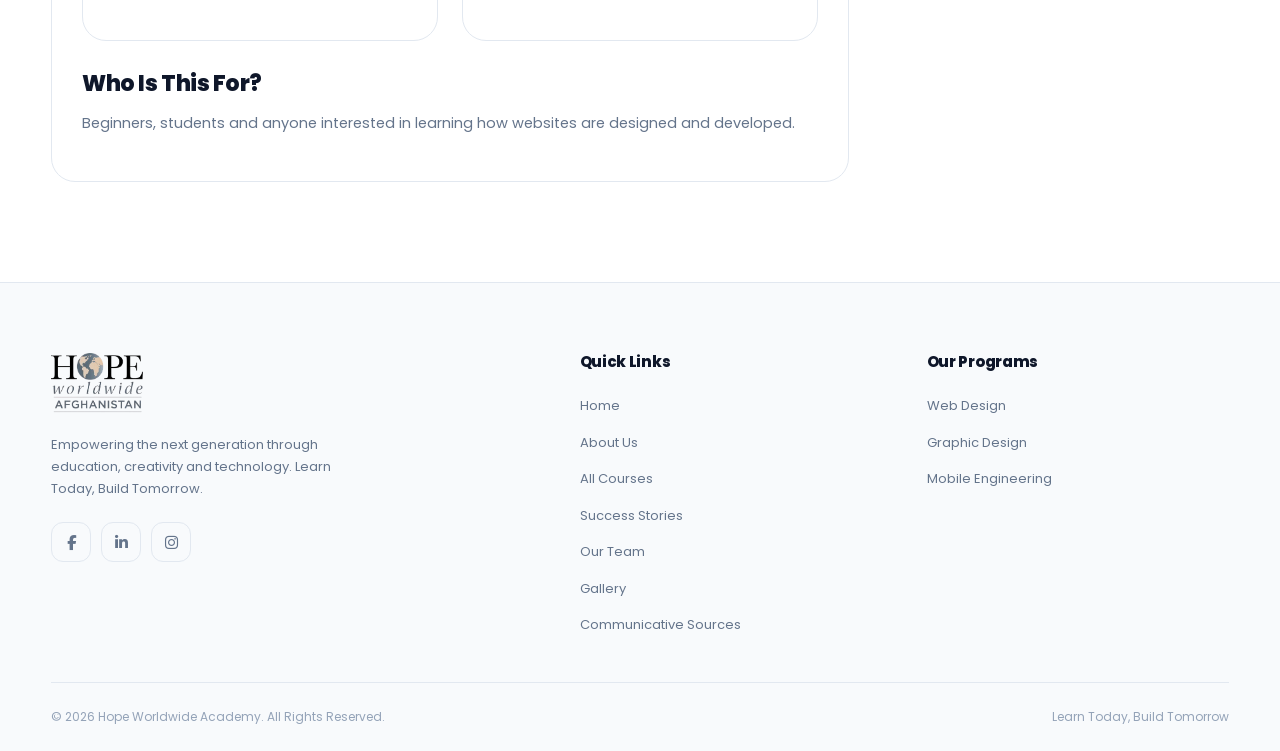
<file: web-design.html>
<!DOCTYPE html>
<html lang="en">
<head>
    <meta charset="UTF-8">
    <meta name="viewport" content="width=device-width, initial-scale=1.0">
    <title>Web Design Courses</title>
    <link rel="stylesheet" href="css/style.css">
    <link rel="website icon" type="png" href="images/Logo_Hope_Worldwide.png">
    <link rel="preconnect" href="https://fonts.googleapis.com">
    <link rel="preconnect" href="https://fonts.gstatic.com" crossorigin>
    <link href="https://fonts.googleapis.com/css2?family=Poppins:wght@400;500;600;700;800;900&family=Vazirmatn:wght@400;500;600;700;800&display=swap" rel="stylesheet">
    <link rel="stylesheet" href="https://cdnjs.cloudflare.com/ajax/libs/font-awesome/6.5.2/css/all.min.css">
</head>
<body>

      <!-- NAVBAR -->
    <header class="site-header">
        <div class="container navbar">

            <a class="logo" href="index.html">
                <img src="images/Logo_Hope_Worldwide-light.png" alt="Hope Worldwide Academy" class="logo-light">
                <img src="images/Logo_Hope_Worldwide-dark.png" alt="Hope Worldwide Academy" class="logo-dark">
            </a>

            <nav class="nav-links" id="navLinks">
                <a href="index.html" data-en="Home" data-dari="صفحه اصلی">Home</a>
                <a href="about.html" data-en="About" data-dari="درباره ما">About</a>
                <a href="courses.html" class="active" data-en="Courses" data-dari="کورس‌ها">Courses</a>
                <a href="student Reels.html" data-en="Success Stories" data-dari="داستان های موفقیت">Success Stories</a>
                <a href="instructors.html" data-en="Our Team" data-dari="تیم ما">Our Team</a>
                <a href="Gallery.html" data-en="Gallery" data-dari="گالری">Gallery</a>
                <a href="contact.html" data-en="Communicative Sources" data-dari="منابع ارتباطی">Communicative Sources</a>
            </nav>

            <div class="nav-actions">
                <button class="icon-btn" id="themeToggle" aria-label="Change theme"><i class="fa-regular fa-moon"></i></button>
                <button class="icon-btn" id="langToggle" aria-label="Change language">فا</button>
                <button class="menu-toggle" id="menuToggle" aria-label="Open menu" aria-expanded="false"><i class="fa-solid fa-bars"></i></button>
            </div>

        </div>
    </header>

    <main>
  <section id="up" class="page-hero">
    <div class="container">
      <span class="section-label">Program 01</span>
      <h1 data-en="Web Design Courses" data-dari="کورس‌های طراحی وب">Web Design Courses</h1>
      <p data-en="Learn how to design and build modern websites." data-dari="طراحی و ساخت وب‌سایت‌های مدرن را بیاموزید.">
        Learn how to design and build modern websites.
      </p>
      <div class="breadcrumb">
        <a href="index.html" data-en="Home" data-dari="خانه">Home</a><span>/</span>
        <a href="courses.html" data-en="Courses" data-dari="کورس‌ها">Courses</a><span>/</span>
        <span data-en="Web Design" data-dari="طراحی وب">Web Design</span>
      </div>
    </div>
  </section>

  <section class="section">
    <div class="container course-detail-grid">
      <div class="course-detail-main">
        <img src="images/Class/Front-end Development Class.jpeg" alt="Web design students learning">
        <span class="section-label">Web Development</span>
        <h2 data-en="Turn Your Ideas Into Websites" data-dari="ایده‌های خود را به وب‌سایت تبدیل کنید">Turn Your Ideas Into Websites</h2>
        <p data-en="Explore the foundations of web design, from page structure and styling to interactive website features. Learn through practical exercises and projects."
           data-dari="مبانی طراحی وب را از ساختار صفحات و استایل‌دهی تا قابلیت‌های تعاملی بیاموزید. با تمرین‌ها و پروژه‌های عملی تجربه کسب کنید.">
          Explore the foundations of web design, from page structure and styling to interactive website features. Learn through practical exercises and projects.
        </p>

        <h2 data-en="What You Can Learn" data-dari="چه چیزهایی می‌آموزید">What You Can Learn</h2>
        <div class="program-grid" style="grid-template-columns:repeat(2,1fr)">
          <article class="program-card">
            <div class="program-icon"><i class="fa-brands fa-html5"></i></div>
            <h3>HTML5</h3>
            <p>Build the structure of web pages.</p>
          </article>
          <article class="program-card">
            <div class="program-icon"><i class="fa-brands fa-css3-alt"></i></div>
            <h3>CSS3</h3>
            <p>Style layouts, colors and responsive designs.</p>
          </article>
          <article class="program-card">
            <div class="program-icon"><i class="fa-brands fa-js"></i></div>
            <h3>JavaScript</h3>
            <p>Add interaction and dynamic behavior.</p>
          </article>
          <article class="program-card">
            <div class="program-icon"><i class="fa-solid fa-laptop-code"></i></div>
            <h3>Projects</h3>
            <p>Practice by creating real website projects.</p>
          </article>
        </div>

        <h2 class="mt-3" data-en="Who Is This For?" data-dari="این کورس برای چه کسانی است؟">Who Is This For?</h2>
        <p data-en="Beginners, students and anyone interested in learning how websites are designed and developed."
           data-dari="مبتدیان، شاگردان و هر کسی که به یادگیری طراحی و توسعه وب‌سایت علاقه دارد.">
          Beginners, students and anyone interested in learning how websites are designed and developed.
        </p>
      </div>

      <aside class="course-sidebar">
        <h3 data-en="Program Information" data-dari="معلومات برنامه">Program Information</h3>
        <ul>
          <li><span data-en="Category" data-dari="دسته">Category</span><span data-en="Web Design" data-dari="طراحی وب">Web Design</span></li>
          <li><span data-en="Learning" data-dari="شیوه">Learning</span><span data-en="Practical" data-dari="عملی">Practical</span></li>
          <li><span data-en="Level" data-dari="سطح">Level</span><span data-en="Beginner to Advanced" data-dari="مبتدی تا پیشرفته">Beginner to Advanced</span></li>
          <li><span data-en="Projects" data-dari="پروژه‌ها">Projects</span><span data-en="Included" data-dari="شامل می‌شود">Included</span></li>
        </ul>
        <a href="contact.html" class="btn btn-primary" style="width:100%;margin-top:22px">
          <span data-en="Ask About This Course" data-dari="درباره این کورس بپرسید">Ask About This Course</span>
        </a>
      </aside>
    </div>
  </section>
</main>

  <footer class="site-footer">
  <div class="container">
    <div class="footer-grid">
      <div class="footer-brand">
         <a class="logo" href="index.html">
              <img src="images/Logo_Hope_Worldwide-light.png" alt="Hope Worldwide Academy" class="logo-light">
              <img src="images/Logo_Hope_Worldwide-dark.png" alt="Hope Worldwide Academy" class="logo-dark">
          </a>
        <p data-en="Empowering the next generation through education, creativity and technology. Learn Today, Build Tomorrow."
           data-dari="توانمندسازی نسل آینده از طریق آموزش، خلاقیت و فناوری. امروز بیاموز، فردا بساز.">
          Empowering the next generation through education, creativity and technology. Learn Today, Build Tomorrow.
        </p>
        <div class="social-links">
          <a href="#" aria-label="Facebook"><i class="fa-brands fa-facebook-f"></i></a>
          <a href="#" aria-label="LinkedIn"><i class="fa-brands fa-linkedin-in"></i></a>
          <a href="#" aria-label="Instagram"><i class="fa-brands fa-instagram"></i></a>
        </div>
      </div>
      <div class="footer-column">
        <h3 data-en="Quick Links" data-dari="لینک‌های سریع">Quick Links</h3>
        <ul>
          <li><a href="index.html" data-en="Home" data-dari="خانه">Home</a></li>
          <li><a href="about.html" data-en="About Us" data-dari="درباره ما">About Us</a></li>
          <li><a href="courses.html" data-en="All Courses" data-dari="تمام دوره‌ها">All Courses</a></li>
          <li><a href="student Reels.html" data-en="Success Stories" data-dari="داستان های موفقیت">Success Stories</a></li>
          <li><a href="instructors.html" data-en="Our Team" data-dari="تیم ما">Our Team</a></li>
          <li><a href="Gallery.html" data-en="Gallery" data-dari="گالری"></a></li>
          <li><a href="contact.html" data-en="Communicative Sources" data-dari="منابع ارتباطی">Communicative Sources</a></li>
        </ul>
      </div>
      <div class="footer-column">
        <h3 data-en="Our Programs" data-dari="برنامه‌های آموزشی">Our Programs</h3>
        <ul>
          <li><a href="web-design.html" data-en="Web Design" data-dari="طراحی وب">Web Design</a></li>
          <li><a href="graphic-design.html" data-en="Graphic Design" data-dari="طراحی گرافیک">Graphic Design</a></li>
          <li><a href="mobile-engineering.html" data-en="Mobile Engineering" data-dari="مهندسی موبایل">Mobile Engineering</a></li>
        </ul>
      </div>
    </div>
    <div class="footer-bottom">
      <p>© <span id="currentYear">2026</span> Hope Worldwide Academy. <span data-en="All Rights Reserved." data-dari="تمام حقوق محفوظ است.">All Rights Reserved.</span></p>
      <p data-en="Learn Today, Build Tomorrow" data-dari="امروز بیاموز، فردا بساز">Learn Today, Build Tomorrow</p>
    </div>
  </div>
</footer>

<div class="support-widget">
  <a href="#up" aria-label="Back to top"><button class="support-toggle" aria-label="Back to top"><i class="fa-solid fa-arrow-turn-up"></i></button></a>
</div>

  <script src="js/data.js"></script>
  <script src="js/main.js"></script>
</body>
</html>
</file>
<file: css/style.css>
/* =====================================================
   HOPE WORLDWIDE ACADEMY
   Main Stylesheet — Modern Redesign
   HTML5 + CSS3 + Vanilla JavaScript
   ===================================================== */

/* ============ 1. ROOT VARIABLES ============ */
:root {
    --primary: #1E3A8A;
    --primary-dark: #172554;
    --primary-light: #3B82F6;
    --primary-soft: #DBEAFE;
    --accent: #F59E0B;
    --accent-light: #FEF3C7;
    --accent-soft: rgba(245, 158, 11, 0.12);

    --background: #FFFFFF;
    --surface: #F8FAFC;
    --surface-2: #F1F5F9;
    --card: #FFFFFF;

    --text: #0F172A;
    --text-light: #64748B;
    --text-muted: #94A3B8;

    --border: #E2E8F0;
    --border-strong: #CBD5E1;

    --success: #16A34A;
    --danger: #EF4444;

    --shadow-sm: 0 2px 8px rgba(15, 23, 42, 0.05);
    --shadow: 0 10px 30px rgba(15, 23, 42, 0.08);
    --shadow-lg: 0 20px 50px rgba(15, 23, 42, 0.14);
    --shadow-glow: 0 0 0 4px rgba(59, 130, 246, 0.15);

    --radius-sm: 10px;
    --radius: 16px;
    --radius-lg: 24px;
    --radius-xl: 32px;

    --transition: all 0.35s cubic-bezier(0.4, 0, 0.2, 1);
    --transition-fast: all 0.2s ease;
    --transition-slow: all 0.6s cubic-bezier(0.4, 0, 0.2, 1);

    --header-height: 82px;
}

[data-theme="dark"] {
    --background: #0B1220;
    --surface: #131C2E;
    --surface-2: #1E293B;
    --card: #16213A;

    --text: #F1F5F9;
    --text-light: #CBD5E1;
    --text-muted: #94A3B8;

    --border: #1E293B;
    --border-strong: #334155;

    --primary-soft: rgba(59, 130, 246, 0.15);

    --shadow-sm: 0 2px 8px rgba(0, 0, 0, 0.3);
    --shadow: 0 10px 30px rgba(0, 0, 0, 0.4);
    --shadow-lg: 0 20px 50px rgba(0, 0, 0, 0.5);
}

/* ============ 2. RESET ============ */
*,
*::before,
*::after {
    margin: 0;
    padding: 0;
    box-sizing: border-box;
}

html {
    scroll-behavior: smooth;
    scroll-padding-top: 90px;
    -webkit-text-size-adjust: 100%;
}

body {
    font-family: "Poppins", "Vazirmatn", system-ui, -apple-system, Arial, sans-serif;
    background: var(--background);
    color: var(--text);
    line-height: 1.7;
    font-size: 15px;
    overflow-x: hidden;
    transition: background-color 0.4s ease, color 0.4s ease;
    min-height: 100vh;
}

body.menu-open,
body.modal-open {
    overflow: hidden;
}

img {
    max-width: 100%;
    height: auto;
    display: block;
}

a {
    color: inherit;
    text-decoration: none;
}

button {
    cursor: pointer;
    border: none;
    background: none;
    font-family: inherit;
}

ul,
ol {
    list-style: none;
}

input,
textarea,
select {
    font-family: inherit;
}

.container {
    width: min(1180px, 92%);
    margin: 0 auto;
}

/* ============ 3. TYPOGRAPHY ============ */
h1, h2, h3, h4, h5, h6 {
    font-weight: 800;
    line-height: 1.25;
    letter-spacing: -0.02em;
    color: var(--text);
}

.section {
    padding: 100px 0;
}

.section-soft {
    background: var(--surface);
}

.section-heading {
    max-width: 680px;
    margin-bottom: 50px;
}

.section-heading.center {
    margin-left: auto;
    margin-right: auto;
    text-align: center;
}

.section-heading h2 {
    font-size: clamp(28px, 4vw, 42px);
    margin: 14px 0;
}

.section-heading p {
    color: var(--text-light);
    font-size: 15px;
}

.section-label,
.eyebrow {
    display: inline-flex;
    align-items: center;
    gap: 8px;
    padding: 8px 16px;
    background: var(--accent-light);
    color: #B45309;
    border-radius: 50px;
    font-size: 11px;
    font-weight: 800;
    letter-spacing: 1.5px;
    text-transform: uppercase;
}

[data-theme="dark"] .section-label,
[data-theme="dark"] .eyebrow {
    background: var(--accent-soft);
    color: #FBBF24;
}

.text-center { text-align: center; }
.mt-2 { margin-top: 16px; }
.mt-3 { margin-top: 24px; }
.mt-40 { margin-top: 40px; }
.mb-3 { margin-bottom: 24px; }

/* ============ 4. HEADER & NAV ============ */
.site-header {
    position: sticky;
    top: 0;
    z-index: 1000;
    background: color-mix(in srgb, var(--background) 88%, transparent);
    backdrop-filter: blur(18px) saturate(180%);
    -webkit-backdrop-filter: blur(18px) saturate(180%);
    border-bottom: 1px solid var(--border);
    transition: var(--transition);
}

.navbar {
    min-height: var(--header-height);
    display: flex;
    align-items: center;
    justify-content: space-between;
    gap: 24px;
}

/* ============ LOGO SWITCHING (IMPORTANT!) ============ */
.logo {
    display: flex;
    align-items: center;
    gap: 10px;
    flex-shrink: 0;
}

.logo img {
    width: 82px;
    height: auto;
    transition: var(--transition);
}


/* Default: LIGHT theme shows dark logo */
.logo-light { display: block; }
.logo-dark  { display: none;  }

/* DARK theme shows white logo */
[data-theme="dark"] .logo-light { display: none; }
[data-theme="dark"] .logo-dark  { display: block; }

/* ============ NAV LINKS ============ */
.nav-links {
    display: flex;
    align-items: center;
    gap: 30px;
}

.nav-links a {
    position: relative;
    color: var(--text-light);
    font-size: 13.5px;
    font-weight: 600;
    transition: var(--transition-fast);
    padding: 6px 0;
}

.nav-links a::after {
    content: "";
    position: absolute;
    left: 0;
    bottom: -2px;
    width: 0;
    height: 2px;
    background: var(--primary-light);
    border-radius: 2px;
    transition: width 0.3s ease;
}

.nav-links a:hover,
.nav-links a.active {
    color: var(--primary-light);
}

.nav-links a:hover::after,
.nav-links a.active::after {
    width: 100%;
}

/* ============ NAV ACTIONS ============ */
.nav-actions {
    display: flex;
    align-items: center;
    gap: 10px;
}

.icon-btn {
    width: 40px;
    height: 40px;
    border-radius: 50%;
    background: var(--surface);
    color: var(--text);
    border: 1px solid var(--border);
    display: grid;
    place-items: center;
    font-size: 15px;
    font-weight: 700;
    transition: var(--transition);
}

.icon-btn:hover {
    background: var(--primary);
    color: #fff;
    border-color: var(--primary);
    transform: rotate(10deg) scale(1.05);
}

.menu-toggle {
    display: none;
    background: var(--surface);
    color: var(--text);
    width: 42px;
    height: 42px;
    border-radius: 12px;
    font-size: 20px;
    border: 1px solid var(--border);
    transition: var(--transition);
}

.menu-toggle:hover {
    background: var(--primary);
    color: #fff;
}

/* ============ 5. BUTTONS ============ */
.btn {
    display: inline-flex;
    align-items: center;
    justify-content: center;
    gap: 8px;
    padding: 13px 26px;
    border-radius: 50px;
    font-size: 13.5px;
    font-weight: 700;
    letter-spacing: 0.2px;
    transition: var(--transition);
    white-space: nowrap;
    cursor: pointer;
}

.btn-primary {
    background: var(--primary);
    color: #fff;
    box-shadow: 0 6px 20px rgba(30, 58, 138, 0.25);
}

.btn-primary:hover {
    background: var(--primary-dark);
    transform: translateY(-3px);
    box-shadow: 0 12px 28px rgba(30, 58, 138, 0.35);
}

.btn-outline {
    background: transparent;
    color: var(--text);
    border: 1.5px solid var(--border-strong);
}

.btn-outline:hover {
    border-color: var(--primary-light);
    color: var(--primary-light);
    transform: translateY(-3px);
}

.btn-accent {
    background: var(--accent);
    color: #172554;
    box-shadow: 0 6px 20px rgba(245, 158, 11, 0.3);
}

.btn-accent:hover {
    background: #D97706;
    transform: translateY(-3px);
    box-shadow: 0 12px 28px rgba(245, 158, 11, 0.4);
}

/* ============ 6. HERO ============ */
.hero {
    padding: 80px 0 70px;
    background:
        radial-gradient(circle at 88% 15%, rgba(245, 158, 11, 0.10), transparent 30%),
        radial-gradient(circle at 10% 85%, rgba(59, 130, 246, 0.08), transparent 35%),
        var(--background);
    position: relative;
    overflow: hidden;
}

.hero-grid {
    display: grid;
    grid-template-columns: 1.05fr 0.95fr;
    align-items: center;
    gap: 60px;
}

.hero-content {
    max-width: 640px;
}

.hero-content h1 {
    font-size: clamp(36px, 5.5vw, 62px);
    line-height: 1.1;
    letter-spacing: -2.5px;
    margin: 22px 0;
}


.hero-content h1 .text-highlight {
    background: linear-gradient(135deg, var(--primary-light), var(--primary));
    -webkit-background-clip: text;
    background-clip: text;
    -webkit-text-fill-color: transparent;
}

.hero-description {
    color: var(--text-light);
    max-width: 580px;
    margin-bottom: 28px;
    font-size: 15.5px;
}

.hero-buttons {
    display: flex;
    flex-wrap: wrap;
    gap: 14px;
    margin-bottom: 32px;
}

/* Hero visual */
.hero-visual {
    position: relative;
    min-height: 460px;
    display: flex;
    align-items: center;
    justify-content: center;
}

.hero-arch {
    position: absolute;
    width: 78%;
    height: 420px;
    bottom: 0;
    background: linear-gradient(160deg, var(--primary-soft), var(--primary));
    border-radius: 210px 210px 24px 24px;
    overflow: hidden;
    box-shadow: var(--shadow-lg);
}

.hero-image {
    position: relative;
    z-index: 2;
    width: 78%;
    height: 440px;
    object-fit: cover;
    object-position: center end;
    border-radius: 210px 210px 24px 24px;
    box-shadow: var(--shadow-lg);
    transition: transform 0.6s ease;
}

.hero-image:hover {
    transform: scale(1.02);
}

/* ============ 7. STATS ============ */
.stats-section {
    padding: 20px 0 60px;
}

.stats-grid {
    display: grid;
    grid-template-columns: repeat(4, 1fr);
    gap: 20px;
    padding: 34px;
    background: var(--card);
    border: 1px solid var(--border);
    border-radius: var(--radius-lg);
    box-shadow: var(--shadow);
}

.stat-item {
    text-align: center;
    padding: 14px 10px;
    border-right: 1px solid var(--border);
}

.stat-item:last-child {
    border-right: none;
}

.stat-item strong {
    display: block;
    color: var(--primary-light);
    font-size: 34px;
    font-weight: 900;
    letter-spacing: -1px;
    margin-bottom: 4px;
}

.stat-item span {
    color: var(--text-light);
    font-size: 12.5px;
    font-weight: 600;
}

/* ============ 8. PROGRAM CARDS ============ */
.program-grid {
    display: grid;
    grid-template-columns: repeat(3, 1fr);
    gap: 24px;
}

.program-card {
    position: relative;
    padding: 32px 28px;
    background: var(--card);
    border: 1px solid var(--border);
    border-radius: var(--radius-lg);
    transition: var(--transition);
    overflow: hidden;
}

.program-card::before {
    content: "";
    position: absolute;
    top: 0;
    left: 0;
    width: 100%;
    height: 4px;
    background: linear-gradient(90deg, var(--primary-light), var(--accent));
    transform: scaleX(0);
    transform-origin: left;
    transition: transform 0.4s ease;
}

.program-card:hover {
    transform: translateY(-8px);
    box-shadow: var(--shadow-lg);
    border-color: var(--primary-light);
}

.program-card:hover::before {
    transform: scaleX(1);
}

.program-icon {
    width: 56px;
    height: 56px;
    display: grid;
    place-items: center;
    border-radius: 16px;
    background: var(--primary-soft);
    color: var(--primary);
    font-size: 24px;
    margin-bottom: 22px;
    transition: var(--transition);
}

[data-theme="dark"] .program-icon {
    color: var(--primary-light);
}

.program-card:hover .program-icon {
    transform: rotate(-8deg) scale(1.1);
    background: var(--primary);
    color: #fff;
}

.program-card h3 {
    font-size: 19px;
    margin-bottom: 12px;
}

.program-card p {
    color: var(--text-light);
    font-size: 13.5px;
    margin-bottom: 20px;
    line-height: 1.65;
}

.text-link,
.program-card > a {
    display: inline-flex;
    align-items: center;
    gap: 6px;
    color: var(--primary-light);
    font-size: 13.5px;
    font-weight: 700;
    transition: var(--transition-fast);
}

.text-link:hover,
.program-card > a:hover {
    gap: 12px;
}

/* ============ 9. ABOUT ============ */
.about-grid {
    display: grid;
    grid-template-columns: 1fr 1fr;
    align-items: center;
    gap: 70px;
}

.about-image-wrap {
    position: relative;
}

.about-image {
    width: 100%;
    height: 460px;
    object-fit: cover;
    border-radius: var(--radius-xl);
    box-shadow: var(--shadow-lg);
}

.about-experience {
    position: absolute;
    bottom: -20px;
    right: -20px;
    padding: 22px 28px;
    background: var(--primary);
    color: #fff;
    border-radius: var(--radius);
    box-shadow: var(--shadow-lg);
    text-align: center;
}

.about-experience strong {
    display: block;
    font-size: 30px;
    font-weight: 900;
}

.about-experience span {
    font-size: 11.5px;
    opacity: 0.9;
}

.about-content h2 {
    font-size: clamp(26px, 3.5vw, 38px);
    margin: 15px 0;
}

.about-content p {
    color: var(--text-light);
    margin-bottom: 16px;
    font-size: 14.5px;
}

/* ============ 10. COURSE CARDS ============ */
.course-grid {
    display: grid;
    grid-template-columns: repeat(3, 1fr);
    gap: 26px;
}

.course-card {
    background: var(--card);
    border: 1px solid var(--border);
    border-radius: var(--radius-lg);
    overflow: hidden;
    transition: var(--transition);
    display: flex;
    flex-direction: column;
}

.course-card:hover {
    transform: translateY(-8px);
    box-shadow: var(--shadow-lg);
    border-color: var(--primary-light);
}

.course-card .course-image {
    position: relative;
    display: block;
    width: 100%;
    height: 200px;
    overflow: hidden;
    background: var(--surface-2);
}

.course-card .course-image img {
    width: 100%;
    height: 100%;
    object-fit: cover;
    transition: transform 0.6s ease;
}

.course-card:hover .course-image img {
    transform: scale(1.08);
}

.course-category {
    position: absolute;
    top: 14px;
    left: 14px;
    padding: 6px 12px;
    background: rgba(255, 255, 255, 0.95);
    color: var(--primary);
    border-radius: 50px;
    font-size: 10.5px;
    font-weight: 800;
    letter-spacing: 0.5px;
    text-transform: uppercase;
    backdrop-filter: blur(6px);
}

.course-content {
    padding: 22px;
    flex: 1;
    display: flex;
    flex-direction: column;
}

.course-rating {
    display: inline-flex;
    align-items: center;
    gap: 4px;
    color: var(--accent);
    font-size: 12.5px;
    font-weight: 700;
    margin-bottom: 8px;
}

.course-content h3 {
    font-size: 17px;
    margin-bottom: 8px;
    line-height: 1.35;
}

.course-content h3 a {
    transition: var(--transition-fast);
}

.course-content h3 a:hover {
    color: var(--primary-light);
}

.course-instructor {
    color: var(--text-light);
    font-size: 12.5px;
    margin-bottom: 14px;
}

.course-meta {
    display: flex;
    flex-wrap: wrap;
    gap: 14px;
    margin-bottom: 18px;
    color: var(--text-light);
    font-size: 12px;
}

.course-meta span {
    display: inline-flex;
    align-items: center;
    gap: 5px;
}

.course-card-footer {
    margin-top: auto;
    padding-top: 16px;
    border-top: 1px solid var(--border);
    display: flex;
    justify-content: space-between;
    align-items: center;
}

.course-price {
    color: var(--primary-light);
    font-weight: 800;
    font-size: 17px;
}

.course-link {
    display: inline-flex;
    align-items: center;
    gap: 5px;
    color: var(--primary-light);
    font-size: 12.5px;
    font-weight: 700;
    transition: var(--transition-fast);
}

.course-link:hover {
    gap: 10px;
}

/* =====================================================
   STUDENT REELS (SINGLE COLUMN, FULL WIDTH, LOWER HEIGHT)
   ===================================================== */

.reels-grid {
    display: flex;
    flex-direction: column; /* ویدیوها را زیر هم قرار می‌دهد */
    gap: 50px; /* فاصله بین هر ویدیو */
    max-width: 1200px; /* عرض کل بخش */
    margin: 40px auto 0;
}

/* استایل هر کارت ویدیو */
.reel-card {
    background: var(--card);
    border: 1px solid var(--border);
    border-radius: var(--radius-xl);
    overflow: hidden;
    box-shadow: var(--shadow-lg);
    transition: var(--transition);
    display: flex;
    flex-direction: column;
    width: 100%;
}

/* بخش ویدیو (تغییر نسبت برای کاهش ارتفاع) */
.reel-video-wrapper {
    position: relative;
    width: 100%;
    height: 600px; 
    background: #000;
    cursor: pointer;
}

.reel-video-wrapper img {
    width: 100%;
    height: 100%;
    object-fit: cover;
    opacity: 0.85;
    transition: var(--transition);
}

.reel-card:hover .reel-video-wrapper img {
    opacity: 1;
    transform: scale(1.02);
}

/* دکمه پخش وسط ویدیو */
.reel-play-btn {
    position: absolute;
    top: 50%;
    left: 50%;
    transform: translate(-50%, -50%);
    width: 75px;
    height: 75px;
    border-radius: 50%;
    background: rgba(30, 58, 138, 0.9);
    color: #fff;
    font-size: 1.6rem;
    display: grid;
    place-items: center;
    box-shadow: 0 10px 30px rgba(30, 58, 138, 0.5);
    transition: var(--transition);
    z-index: 2;
}

.reel-card:hover .reel-play-btn {
    background: var(--accent);
    color: var(--primary-dark);
    transform: translate(-50%, -50%) scale(1.1);
}

.reel-video-wrapper video {
    width: 100%;
    height: 100%;
    object-fit: cover;
    display: none; /* ویدیو در ابتدا مخفی است */
}

/* وقتی کاربر کلیک کرد، عکس مخفی و ویدیو نمایان می‌شود */
.reel-video-wrapper.playing img,
.reel-video-wrapper.playing .reel-play-btn {
    display: none;
}

.reel-video-wrapper.playing video {
    display: block;
}

/* معلومات زیر ویدیو (تمام عرض) */
.reel-info {
    padding: 25px 30px;
    background: var(--card);
    text-align: center; /* متن‌ها را وسط‌چین می‌کند */
    border-top: 1px solid var(--border);
}

.reel-meta {
    display: flex;
    justify-content: center; /* آیکون‌ها را وسط‌چین می‌کند */
    gap: 20px;
    margin-bottom: 12px;
    color: var(--text-light);
    font-size: 0.9rem;
    font-weight: 600;
}

.reel-meta i {
    color: var(--primary-light);
    margin-right: 6px;
}

.reel-title {
    font-size: clamp(1.3rem, 2.5vw, 1.8rem);
    font-weight: 800;
    color: var(--text);
    margin-bottom: 10px;
    line-height: 1.3;
}

.reel-desc {
    color: var(--text-light);
    font-size: 1rem;
    line-height: 1.6;
    max-width: 800px;
    margin: 0 auto;
}

/* ریسپانسیو برای موبایل */
@media (max-width: 768px) {
    .reels-grid {
        gap: 40px;
        margin-top: 30px;
    }
    
    /* در موبایل نسبت را به 16:9 برمی‌گردانیم تا ویدیو خیلی باریک نشود */
    .reel-video-wrapper {
        aspect-ratio: 16 / 9;
    }
    
    .reel-play-btn {
        width: 60px;
        height: 60px;
        font-size: 1.3rem;
    }
    
    .reel-info {
        padding: 20px;
    }
    
    .reel-meta {
        flex-direction: column;
        gap: 8px;
    }
}

/* سازگاری با حالت RTL (دری) */
html[dir="rtl"] .reel-meta i {
    margin-right: 0;
    margin-left: 6px;
}


/* ============ INSTRUCTOR CARDS (MODERN!) ============ */
.instructor-grid {
    display: grid;
    grid-template-columns: repeat(3, 1fr);
    gap: 28px;
}

.instructor-card {
    position: relative;
    background: var(--card);
    border: 1px solid var(--border);
    border-radius: var(--radius-xl);
    overflow: hidden;
    transition: var(--transition);
    text-align: center;
}

.instructor-card:hover {
    transform: translateY(-10px);
    box-shadow: var(--shadow-lg);
    border-color: var(--primary-light);
}

.instructor-image {
    position: relative;
    width: 100%;
    height: 300px;
    overflow: hidden;
    background: linear-gradient(160deg, var(--primary-soft), var(--surface-2));
}

.instructor-image img {
    width: 100%;
    height: 100%;
    object-fit: cover;
    transition: transform 0.6s ease;
}

.instructor-card:hover .instructor-image img {
    transform: scale(1.08);
}

.instructor-image::after {
    content: "";
    position: absolute;
    inset: 0;
    background: linear-gradient(to top, rgba(15, 23, 42, 0.7), transparent 50%);
    opacity: 0;
    transition: opacity 0.4s ease;
}

.instructor-card:hover .instructor-image::after {
    opacity: 1;
}

.instructor-info {
    padding: 26px 22px 28px;
    position: relative;
}

.instructor-info h3 {
    font-size: 19px;
    margin-bottom: 6px;
}

.instructor-info > p {
    color: var(--primary-light);
    font-size: 13px;
    font-weight: 700;
    letter-spacing: 0.3px;
    margin-bottom: 12px;
}

.instructor-bio {
    color: var(--text-light);
    font-size: 13px;
    line-height: 1.6;
    margin-bottom: 16px;
}

.instructor-experience {
    display: inline-flex;
    align-items: center;
    gap: 6px;
    padding: 6px 14px;
    background: var(--accent-light);
    color: #B45309;
    border-radius: 50px;
    font-size: 11.5px;
    font-weight: 800;
    letter-spacing: 0.3px;
}

[data-theme="dark"] .instructor-experience {
    background: var(--accent-soft);
    color: #FBBF24;
}

/* ============ 12. GALLERY ============ */
.gallery-grid {
    display: grid;
    grid-template-columns: repeat(3, 1fr);
    gap: 18px;
}

.gallery-item {
    position: relative;
    overflow: hidden;
    border-radius: var(--radius-lg);
    aspect-ratio: 4 / 3;
}

.gallery-item img {
    width: 100%;
    height: 100%;
    object-fit: cover;
    transition: transform 0.7s ease;
}

.gallery-item:hover img {
    transform: scale(1.1);
}

.gallery-overlay {
    position: absolute;
    inset: 0;
    display: flex;
    align-items: flex-end;
    padding: 24px;
    background: linear-gradient(to top, rgba(15, 23, 42, 0.85), transparent 60%);
    opacity: 0;
    transition: opacity 0.4s ease;
}

.gallery-item:hover .gallery-overlay {
    opacity: 1;
}

.gallery-overlay h3 {
    color: #fff;
    font-size: 17px;
    transform: translateY(10px);
    transition: transform 0.4s ease;
}

.gallery-item:hover .gallery-overlay h3 {
    transform: translateY(0);
}

/* ============ 13. CTA BANNER ============ */
.cta-banner {
    position: relative;
    padding: 70px 45px;
    border-radius: var(--radius-xl);
    text-align: center;
    color: #fff;
    background:
        radial-gradient(circle at 90% 20%, rgba(245, 158, 11, 0.35), transparent 25%),
        radial-gradient(circle at 10% 80%, rgba(59, 130, 246, 0.3), transparent 30%),
        linear-gradient(120deg, #1E3A8A, #172554);
    overflow: hidden;
}

.cta-banner h2 {
    color: #fff;
    font-size: clamp(26px, 4vw, 38px);
    margin-bottom: 14px;
}

.cta-banner p {
    color: #DBEAFE;
    margin-bottom: 28px;
    font-size: 14.5px;
    max-width: 560px;
    margin-left: auto;
    margin-right: auto;
}

/* ============ PAGE HERO ============ */
.page-hero {
    padding: 80px 0;
    background: var(--surface);
    text-align: center;
    border-bottom: 1px solid var(--border);
    position: relative;
    overflow: hidden;
}

.page-hero::before {
    content: "";
    position: absolute;
    top: -50%;
    right: -10%;
    width: 500px;
    height: 500px;
    background: radial-gradient(circle, var(--primary-soft), transparent 70%);
    border-radius: 50%;
    opacity: 0.6;
    pointer-events: none;
}

.page-hero h1 {
    font-size: clamp(32px, 5vw, 48px);
    margin: 16px 0;
    position: relative;
}

.page-hero p {
    color: var(--text-light);
    font-size: 15.5px;
    max-width: 620px;
    margin: 0 auto;
    position: relative;
}

.breadcrumb {
    display: flex;
    justify-content: center;
    align-items: center;
    gap: 10px;
    margin-top: 20px;
    color: var(--text-muted);
    font-size: 12.5px;
    position: relative;
}

.breadcrumb a {
    color: var(--primary-light);
    font-weight: 600;
    transition: var(--transition-fast);
}

.breadcrumb a:hover {
    color: var(--primary);
}

/* ============ COURSE DETAIL ============ */
.course-detail-grid {
    display: grid;
    grid-template-columns: 1fr 340px;
    gap: 40px;
    align-items: start;
}

.course-detail-main,
.course-sidebar {
    background: var(--card);
    border: 1px solid var(--border);
    border-radius: var(--radius-lg);
    padding: 30px;
}

.course-detail-main > img {
    width: 100%;
    height: 320px;
    object-fit: cover;
    border-radius: var(--radius);
    margin-bottom: 24px;
}

.course-detail-main h2 {
    margin: 28px 0 14px;
}

.course-detail-main h2:first-of-type {
    margin-top: 20px;
}

.course-detail-main p {
    color: var(--text-light);
    margin-bottom: 16px;
    font-size: 14.5px;
}

.course-sidebar {
    position: sticky;
    top: calc(var(--header-height) + 24px);
}

.course-sidebar h3 {
    font-size: 18px;
    margin-bottom: 20px;
}

.course-sidebar ul {
    display: flex;
    flex-direction: column;
    gap: 0;
}

.course-sidebar li {
    display: flex;
    justify-content: space-between;
    padding: 14px 0;
    border-bottom: 1px solid var(--border);
    font-size: 13.5px;
}

.course-sidebar li:last-child {
    border-bottom: none;
}

.course-sidebar li span:first-child {
    color: var(--text-light);
    font-weight: 500;
}

.course-sidebar li span:last-child {
    color: var(--text);
    font-weight: 700;
}

/* ============ CONTACT PAGE (REDESIGNED) ============ */
.contact-grid {
    display: grid;
    grid-template-columns: 1fr 1fr;
    gap: 50px;
    align-items: start;
}

.contact-intro h2 {
    font-size: clamp(26px, 3.5vw, 38px);
    margin: 14px 0;
}

.contact-intro p {
    color: var(--text-light);
    margin-bottom: 32px;
    font-size: 14.5px;
}

.contact-cards {
    display: grid;
    grid-template-columns: 1fr 1fr;
    gap: 18px;
}

.contact-card {
    padding: 24px;
    background: var(--card);
    border: 1px solid var(--border);
    border-radius: var(--radius);
    transition: var(--transition);
}

.contact-card:hover {
    transform: translateY(-4px);
    box-shadow: var(--shadow);
    border-color: var(--primary-light);
}

.contact-card-icon {
    width: 48px;
    height: 48px;
    display: grid;
    place-items: center;
    border-radius: 14px;
    background: var(--primary-soft);
    color: var(--primary);
    font-size: 20px;
    margin-bottom: 16px;
    transition: var(--transition);
}

[data-theme="dark"] .contact-card-icon {
    color: var(--primary-light);
}

.contact-card:hover .contact-card-icon {
    background: var(--primary);
    color: #fff;
    transform: rotate(-6deg) scale(1.05);
}

.contact-card h3 {
    font-size: 15px;
    margin-bottom: 8px;
    color: var(--text);
}

.contact-card p,
.contact-card a {
    color: var(--text-light);
    font-size: 13.5px;
    line-height: 1.6;
    display: block;
    transition: var(--transition-fast);
}

.contact-card a:hover {
    color: var(--primary-light);
}

/* Contact map / info panel */
.contact-info-panel {
    padding: 34px;
    background: var(--card);
    border: 1px solid var(--border);
    border-radius: var(--radius-lg);
    box-shadow: var(--shadow);
}

.contact-info-panel h3 {
    font-size: 20px;
    margin-bottom: 24px;
}

.contact-hours-list {
    display: flex;
    flex-direction: column;
    gap: 0;
}

.contact-hours-list li {
    display: flex;
    justify-content: space-between;
    padding: 14px 0;
    border-bottom: 1px solid var(--border);
    font-size: 13.5px;
}

.contact-hours-list li:last-child {
    border-bottom: none;
}

.contact-hours-list li span:first-child {
    color: var(--text);
    font-weight: 600;
}

.contact-hours-list li span:last-child {
    color: var(--text-light);
}

/* Social links */
.social-links {
    display: flex;
    gap: 10px;
    margin-top: 22px;
}

.social-links a {
    width: 40px;
    height: 40px;
    display: grid;
    place-items: center;
    border-radius: 12px;
    background: var(--surface);
    border: 1px solid var(--border);
    color: var(--text-light);
    font-size: 15px;
    transition: var(--transition);
}

.social-links a:hover {
    background: var(--primary);
    color: #fff;
    border-color: var(--primary);
    transform: translateY(-3px);
}
/* ============  Gallery ============ */
.gallery-container {
      max-width: 1400px;
      margin: 0 auto;
      padding: 0 20px 80px;
    }

    /* بخش معرفی (Hero) */
    .gallery-hero {
      text-align: center;
      padding: 60px 20px 30px;
      max-width: 800px;
      margin: 0 auto;
    }

    .gallery-hero h1 {
      font-size: clamp(2rem, 5vw, 3.5rem);
      font-weight: 900;
      margin-bottom: 16px;
      background: linear-gradient(135deg, var(--primary-light), var(--primary));
      -webkit-background-clip: text;
      background-clip: text;
      -webkit-text-fill-color: transparent;
    }

    .gallery-hero p {
      color: var(--text-light);
      font-size: 1.05rem;
      line-height: 1.8;
    }

    /* فیلترها */
    .gallery-filters {
      display: flex;
      justify-content: center;
      flex-wrap: wrap;
      gap: 10px;
      padding: 20px 0 40px;
    }

    .filter-chip {
      padding: 8px 20px;
      border-radius: 50px;
      border: 1px solid var(--border);
      background: var(--surface);
      color: var(--text-light);
      font-size: 0.9rem;
      font-weight: 600;
      cursor: pointer;
      transition: var(--transition);
    }

    .filter-chip:hover {
      color: var(--primary);
      border-color: var(--primary-light);
    }

    .filter-chip.active {
      background: var(--primary);
      color: #fff;
      border-color: var(--primary);
      box-shadow: 0 4px 15px rgba(30, 58, 138, 0.3);
    }

    /* شبکه گالری (Masonry) */
    .gallery-masonry {
      column-count: 4;
      column-gap: 20px;
    }

    @media (max-width: 1200px) { .gallery-masonry { column-count: 3; } }
    @media (max-width: 800px)  { .gallery-masonry { column-count: 2; column-gap: 15px; } }
    @media (max-width: 480px)  { .gallery-masonry { column-count: 1; } }

    .gallery-item {
      break-inside: avoid;
      margin-bottom: 20px;
      border-radius: var(--radius);
      overflow: hidden;
      position: relative;
      cursor: pointer;
      background: var(--card);
      box-shadow: var(--shadow-sm);
      transition: var(--transition);
      
      /* انیمیشن ظهور */
      opacity: 0;
      transform: translateY(30px);
    }

    .gallery-item.visible {
      opacity: 1;
      transform: translateY(0);
    }

    .gallery-item:hover {
      transform: translateY(-5px);
      box-shadow: var(--shadow-lg);
      z-index: 2;
    }

    .gallery-item img {
      display: block;
      width: 100%;
      height: auto;
      transition: transform 0.6s ease;
    }

    .gallery-item:hover img {
      transform: scale(1.08);
    }

    /* لایه روی عکس در حالت Hover */
    .item-overlay {
      position: absolute;
      inset: 0;
      background: linear-gradient(to top, rgba(15, 23, 42, 0.85), transparent 60%);
      opacity: 0;
      transition: opacity 0.35s ease;
      display: flex;
      flex-direction: column;
      justify-content: flex-end;
      padding: 20px;
    }

    .gallery-item:hover .item-overlay {
      opacity: 1;
    }

    .item-overlay h3 {
      color: #fff;
      font-size: 1.1rem;
      font-weight: 700;
      margin-bottom: 4px;
      transform: translateY(10px);
      transition: transform 0.35s ease;
    }

    .item-overlay span {
      color: var(--accent);
      font-size: 0.85rem;
      font-weight: 600;
      transform: translateY(10px);
      transition: transform 0.35s ease 0.05s;
    }

    .gallery-item:hover .item-overlay h3,
    .gallery-item:hover .item-overlay span {
      transform: translateY(0);
    }

    /* لایت‌باکس */
    .lightbox {
      position: fixed;
      inset: 0;
      z-index: 2000;
      background: rgba(15, 23, 42, 0.95);
      backdrop-filter: blur(10px);
      display: none;
      align-items: center;
      justify-content: center;
      padding: 30px;
      opacity: 0;
      transition: opacity 0.3s ease;
    }

    .lightbox.open {
      display: flex;
      opacity: 1;
    }

    .lightbox img {
      max-width: 92vw;
      max-height: 88vh;
      border-radius: var(--radius);
      box-shadow: var(--shadow-lg);
      animation: zoomIn 0.35s cubic-bezier(0.2, 0.8, 0.2, 1);
    }

    @keyframes zoomIn {
      from { transform: scale(0.9); opacity: 0; }
      to { transform: scale(1); opacity: 1; }
    }

    .lightbox-close {
      position: absolute;
      top: 20px; right: 24px;
      width: 46px; height: 46px;
      border-radius: 50%;
      background: rgba(255, 255, 255, 0.15);
      color: #fff;
      font-size: 1.4rem;
      display: grid; place-items: center;
      transition: var(--transition);
    }

    .lightbox-close:hover { background: var(--danger); transform: rotate(90deg); }

    .lightbox-nav {
      position: absolute;
      top: 50%;
      transform: translateY(-50%);
      width: 52px; height: 52px;
      border-radius: 50%;
      background: rgba(255, 255, 255, 0.15);
      color: #fff;
      font-size: 1.5rem;
      display: grid; place-items: center;
      transition: var(--transition);
    }

    .lightbox-nav:hover { background: var(--primary); }
    .lightbox-prev { left: 24px; }
    .lightbox-next { right: 24px; }

    /* دکمه بازگشت به بالا */
    .to-top {
      position: fixed;
      bottom: 24px;
      inset-inline-end: 24px;
      width: 56px; height: 56px;
      border-radius: 50%;
      background: var(--primary);
      color: #fff;
      font-size: 1.2rem;
      box-shadow: var(--shadow-lg);
      opacity: 0;
      pointer-events: none;
      transform: translateY(20px);
      transition: var(--transition);
      z-index: 1500;
      display: grid; place-items: center;
    }

    .to-top.show { opacity: 1; pointer-events: auto; transform: translateY(0); }
    .to-top:hover { background: var(--primary-dark); transform: translateY(-4px); }

/* ============  FOOTER ============ */
.site-footer {
    padding: 70px 0 24px;
    background: var(--surface);
    border-top: 1px solid var(--border);
}

.footer-grid {
    display: grid;
    grid-template-columns: 1.6fr 1fr 1fr;
    gap: 45px;
    margin-bottom: 45px;
}

.footer-brand .logo img {
    width: 92px;
    margin-bottom: 16px;
}

.footer-brand p {
    color: var(--text-light);
    font-size: 13px;
    margin-bottom: 20px;
    max-width: 320px;
    line-height: 1.7;
}

.footer-column h3 {
    font-size: 15px;
    margin-bottom: 20px;
    color: var(--text);
}

.footer-column ul {
    display: flex;
    flex-direction: column;
    gap: 11px;
}

.footer-column a {
    color: var(--text-light);
    font-size: 13px;
    transition: var(--transition-fast);
    display: inline-block;
}

.footer-column a:hover {
    color: var(--primary-light);
    transform: translateX(4px);
}

.footer-bottom {
    padding-top: 24px;
    border-top: 1px solid var(--border);
    display: flex;
    justify-content: space-between;
    align-items: center;
    gap: 15px;
    color: var(--text-muted);
    font-size: 12px;
}

/* ============ 18. SUPPORT (UP) BUTTON ============ */
.support-widget {
    position: fixed;
    right: 24px;
    bottom: 24px;
    z-index: 1500;
}

.support-toggle {
    width: 56px;
    height: 56px;
    border-radius: 50%;
    background: var(--primary);
    color: #fff;
    font-size: 20px;
    display: grid;
    place-items: center;
    box-shadow: var(--shadow-lg);
    transition: var(--transition);
}

.support-toggle:hover {
    background: var(--primary-dark);
    transform: translateY(-4px) scale(1.05);
}

/* ============ 19. SCROLL REVEAL ANIMATIONS ============ */
/* ============ FIX: Ensure content is visible ============ */
/* This overrides the reveal animation if JS fails or as a fallback */

.reveal,
.reveal-left,
.reveal-right {
    opacity: 1;
    transform: none;
}

/* Only apply the hidden state when JS adds the .js-enabled class */
html.js-enabled .reveal {
    opacity: 0;
    transform: translateY(40px);
    transition: opacity 0.8s cubic-bezier(0.4, 0, 0.2, 1),
                transform 0.8s cubic-bezier(0.4, 0, 0.2, 1);
}

html.js-enabled .reveal-left {
    opacity: 0;
    transform: translateX(-50px);
    transition: opacity 0.8s cubic-bezier(0.4, 0, 0.2, 1),
                transform 0.8s cubic-bezier(0.4, 0, 0.2, 1);
}

html.js-enabled .reveal-right {
    opacity: 0;
    transform: translateX(50px);
    transition: opacity 0.8s cubic-bezier(0.4, 0, 0.2, 1),
                transform 0.8s cubic-bezier(0.4, 0, 0.2, 1);
}

html.js-enabled .reveal.is-visible,
html.js-enabled .reveal-left.is-visible,
html.js-enabled .reveal-right.is-visible {
    opacity: 1;
    transform: translate(0, 0);
}

/* Stagger for grids */
.program-grid .reveal:nth-child(1),
.course-grid .reveal:nth-child(1),
.instructor-grid .reveal:nth-child(1) { transition-delay: 0.05s; }

.program-grid .reveal:nth-child(2),
.course-grid .reveal:nth-child(2),
.instructor-grid .reveal:nth-child(2) { transition-delay: 0.15s; }

.program-grid .reveal:nth-child(3),
.course-grid .reveal:nth-child(3),
.instructor-grid .reveal:nth-child(3) { transition-delay: 0.25s; }

/* ============ 20. RTL / DARI SUPPORT ============ */
html[dir="rtl"] body {
    font-family: "Vazirmatn", "Poppins", Tahoma, Arial, sans-serif;
}

html[dir="rtl"] .hero-content,
html[dir="rtl"] .section-heading,
html[dir="rtl"] .about-content,
html[dir="rtl"] .contact-intro {
    text-align: right;
}

html[dir="rtl"] .footer-column a:hover {
    transform: translateX(-4px);
}

html[dir="rtl"] .support-widget {
    right: auto;
    left: 24px;
}

html[dir="rtl"] .breadcrumb {
    flex-direction: row-reverse;
}

html[dir="rtl"] .course-meta,
html[dir="rtl"] .hero-buttons {
    flex-direction: row-reverse;
}

/* ============ 21. RESPONSIVE — TABLET ============ */
@media (max-width: 992px) {
    .hero-grid {
        gap: 40px;
    }

    .hero-content h1 {
        font-size: 44px;
    }

    .program-grid,
    .course-grid,
    .instructor-grid {
        grid-template-columns: repeat(2, 1fr);
    }

    .footer-grid {
        grid-template-columns: 1fr 1fr;
    }

    .course-detail-grid {
        grid-template-columns: 1fr 300px;
    }

    .gallery-grid {
        grid-template-columns: repeat(2, 1fr);
    }

    .about-grid {
        gap: 40px;
    }
}

/* ============ 22. RESPONSIVE — MOBILE ============ */
@media (max-width: 768px) {
    :root {
        --header-height: 70px;
    }

    .section {
        padding: 70px 0;
    }

    .menu-toggle {
        display: grid;
        place-items: center;
    }

    .nav-links {
        position: absolute;
        top: calc(var(--header-height) + 8px);
        left: 4%;
        right: 4%;
        flex-direction: column;
        align-items: stretch;
        gap: 0;
        padding: 12px;
        background: var(--card);
        border: 1px solid var(--border);
        border-radius: var(--radius);
        box-shadow: var(--shadow-lg);
        transform: translateY(-10px);
        opacity: 0;
        pointer-events: none;
        transition: var(--transition);
    }

    .nav-links.active {
        transform: translateY(0);
        opacity: 1;
        pointer-events: auto;
    }

    .nav-links a {
        padding: 14px 16px;
        border-bottom: 1px solid var(--border);
        border-radius: 8px;
    }

    .nav-links a:last-child {
        border-bottom: none;
    }

    .nav-links a::after {
        display: none;
    }

    .nav-login {
        display: none;
    }

    .hero {
        padding: 55px 0 45px;
    }

    .hero-grid,
    .about-grid,
    .contact-grid {
        grid-template-columns: 1fr;
    }

    .hero-content {
        text-align: center;
        margin: 0 auto;
    }

    .hero-content p {
        margin-left: auto;
        margin-right: auto;
    }

    .hero-buttons {
        justify-content: center;
    }

    .hero-visual {
        min-height: 380px;
        margin-top: 30px;
    }

    .hero-arch {
        height: 340px;
    }

    .hero-image {
        height: 360px;
    }

    .stats-grid {
        grid-template-columns: repeat(2, 1fr);
        padding: 22px;
        gap: 12px;
    }

    .stat-item {
        border-right: none;
        padding: 10px 6px;
    }

    .stat-item strong {
        font-size: 26px;
    }

    .course-detail-grid {
        grid-template-columns: 1fr;
    }

    .course-sidebar {
        position: static;
    }

    .about-image {
        height: 340px;
    }

    .about-experience {
        right: 10px;
        bottom: -16px;
        padding: 16px 22px;
    }

    .cta-banner {
        padding: 50px 25px;
    }

    .footer-grid {
        grid-template-columns: 1fr;
        gap: 35px;
    }

    .footer-bottom {
        flex-direction: column;
        text-align: center;
    }

    .contact-cards {
        grid-template-columns: 1fr;
    }
}

/* ============ 23. SMALL MOBILE ============ */
@media (max-width: 480px) {
    .logo img {
        width: 68px;
    }

    .icon-btn {
        width: 36px;
        height: 36px;
        font-size: 13px;
    }

    .hero-content h1 {
        font-size: 34px;
        letter-spacing: -1px;
    }

    .program-grid,
    .course-grid,
    .instructor-grid,
    .gallery-grid {
        grid-template-columns: 1fr;
    }

    .gallery-grid {
        gap: 12px;
    }

    .section-heading h2 {
        font-size: 24px;
    }

    .support-widget {
        right: 16px;
        bottom: 16px;
    }

    html[dir="rtl"] .support-widget {
        right: auto;
        left: 16px;
    }

    .support-toggle {
        width: 50px;
        height: 50px;
        font-size: 18px;
    }
}

/* ============ 24. ACCESSIBILITY ============ */
button:focus-visible,
a:focus-visible,
input:focus-visible,
textarea:focus-visible {
    outline: 3px solid var(--accent);
    outline-offset: 3px;
}

@media (prefers-reduced-motion: reduce) {
    *,
    *::before,
    *::after {
        scroll-behavior: auto !important;
        animation-duration: 0.01ms !important;
        transition-duration: 0.01ms !important;
    }

    .reveal,
    .reveal-left,
    .reveal-right {
        opacity: 1 !important;
        transform: none !important;
    }
}

/* =====================================================
   RTL Fixes for Hero Buttons & Alignment (Dari)
   ===================================================== */

html[dir="rtl"] .hero-buttons {
    flex-direction: row-reverse;
    justify-content: flex-end; 
}

html[dir="rtl"] .hero-content {
    text-align: right;
}

html[dir="rtl"] .hero-description {
    margin-left: 0;
    margin-right: 0;
}

@media (max-width: 768px) {
    html[dir="rtl"] .hero-buttons {
        justify-content: center;
    }
    html[dir="rtl"] .hero-content {
        text-align: center;
    }
}


/* =====================================================
   RESPONSIVE FIXES FOR COURSE DETAIL PAGES
   (web-design, graphic-design, mobile-engineering)
   ===================================================== */

/* 1. ریسپانسیو کردن گرید اصلی (محتوا + سایدبار) */
@media (max-width: 992px) {
    .course-detail-grid {
        grid-template-columns: 1fr; /* تبدیل به یک ستون در تبلت و موبایل */
        gap: 30px;
    }
    
    .course-sidebar {
        position: static; /* برداشتن حالت چسبنده در موبایل */
        margin-top: 0;
    }
}

/* 2. ریسپانسیو کردن بخش مهارت‌ها (که با استایل دستی 2 ستونه شده بود) */
@media (max-width: 768px) {
    /* این کد استایل دستی داخل HTML را باطل می‌کند */
    .course-detail-main .program-grid {
        grid-template-columns: 1fr !important;
    }
    
    .course-detail-main > img {
        height: 250px; /* کوچک کردن عکس اصلی در موبایل */
    }
    
    .course-detail-main,
    .course-sidebar {
        padding: 20px; /* کاهش حاشیه‌های داخلی در موبایل */
    }
}
</file>
